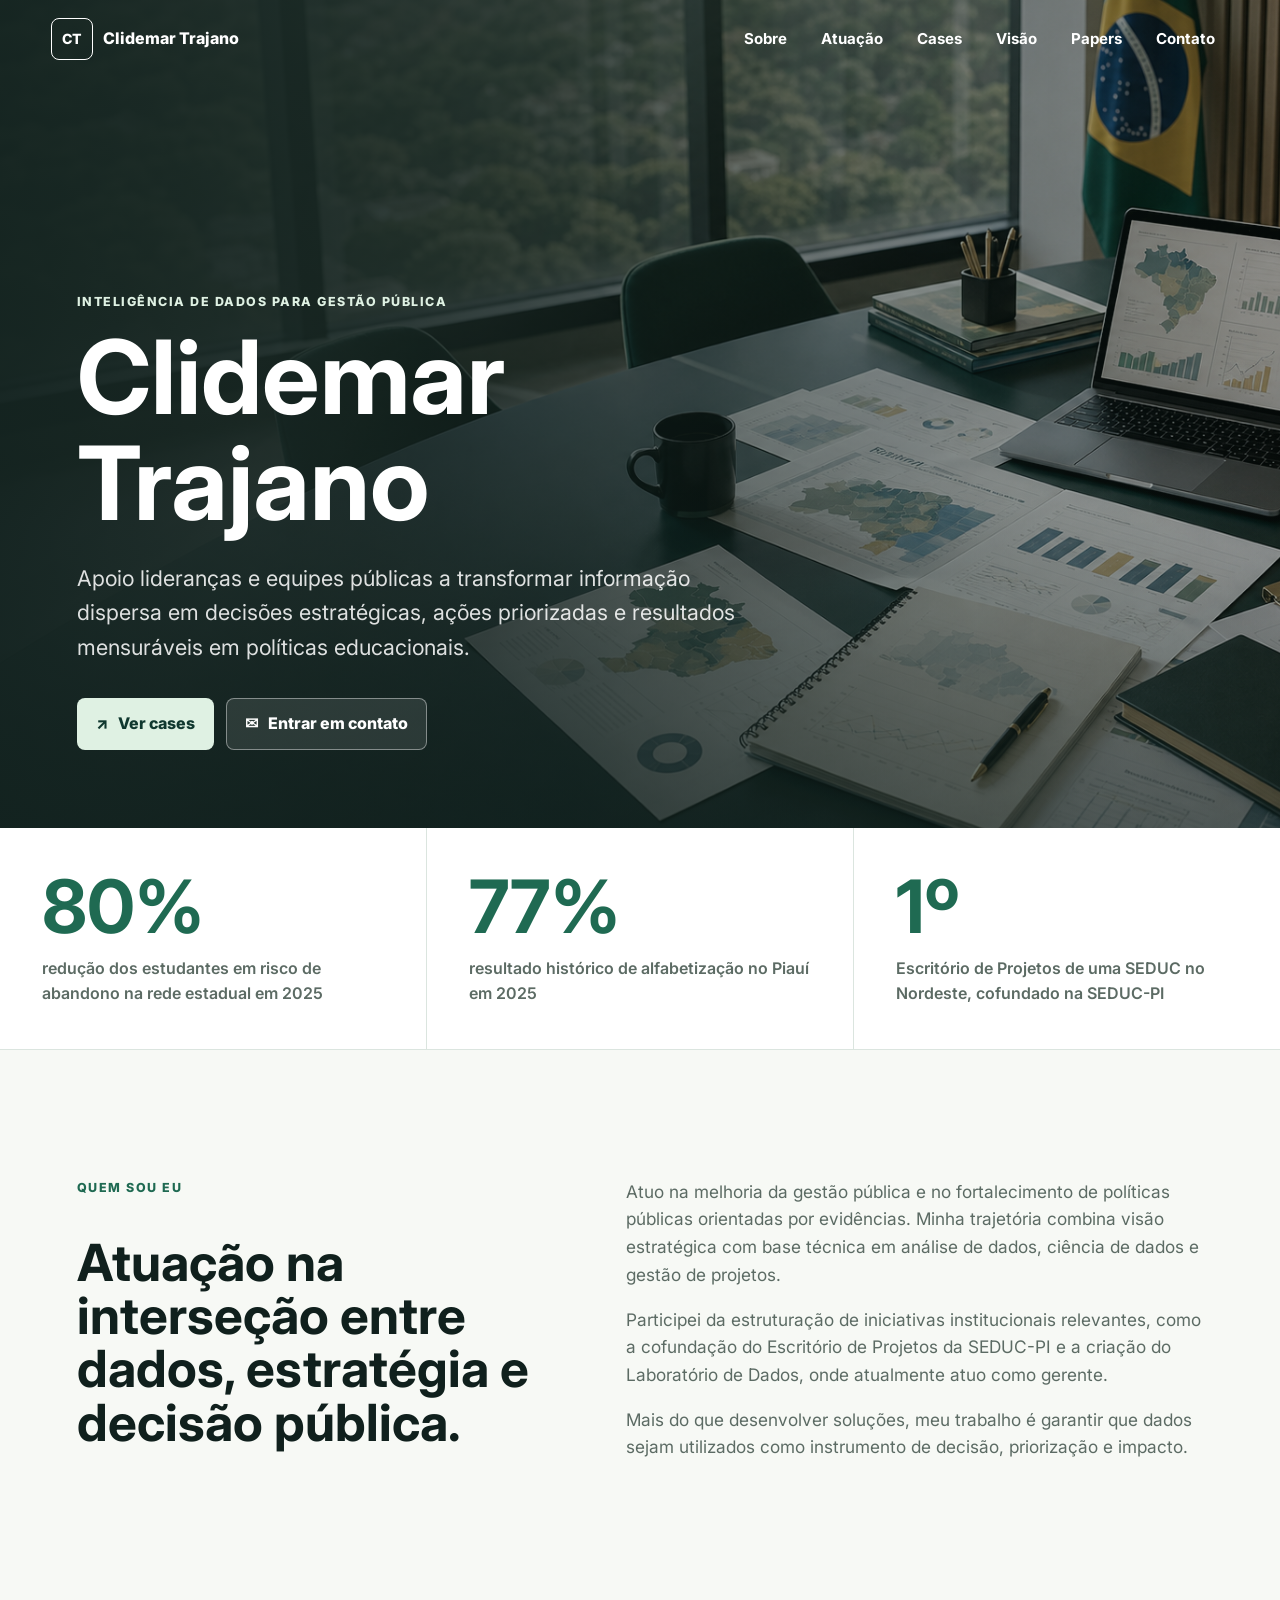
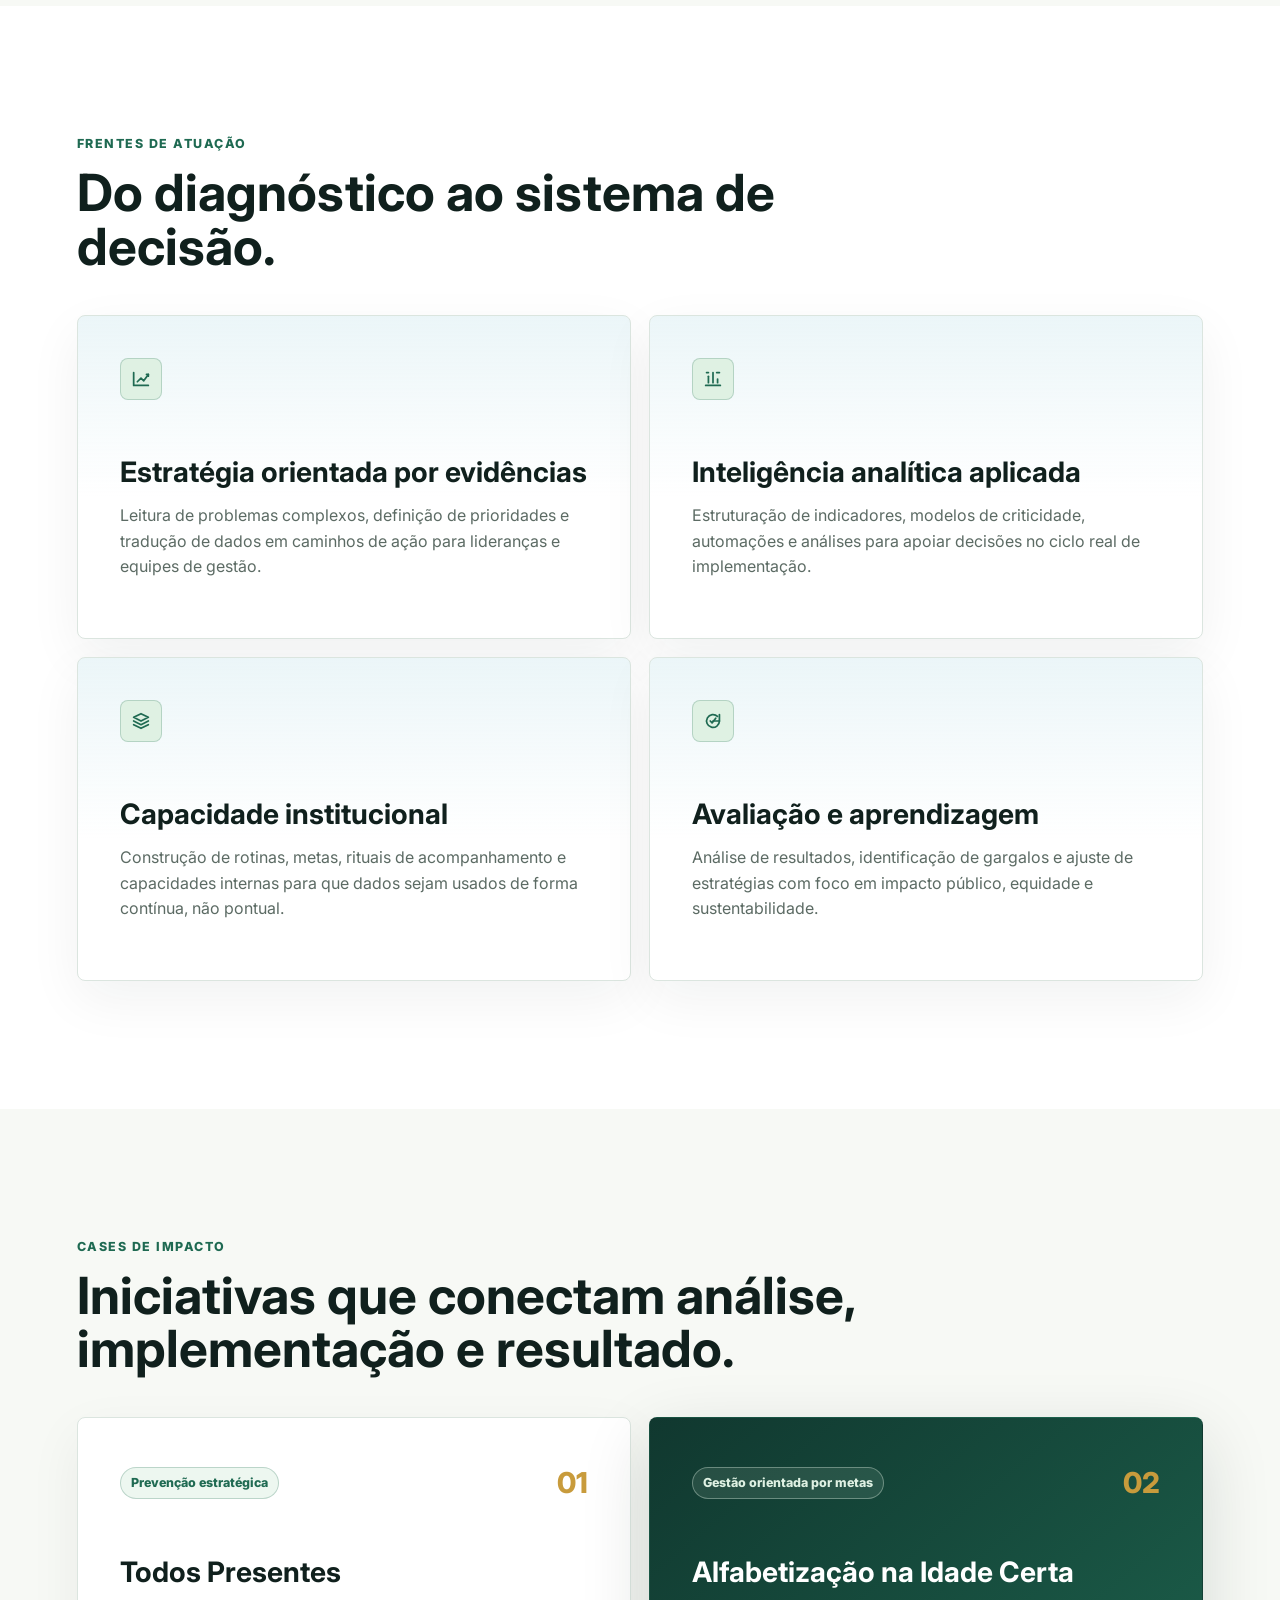
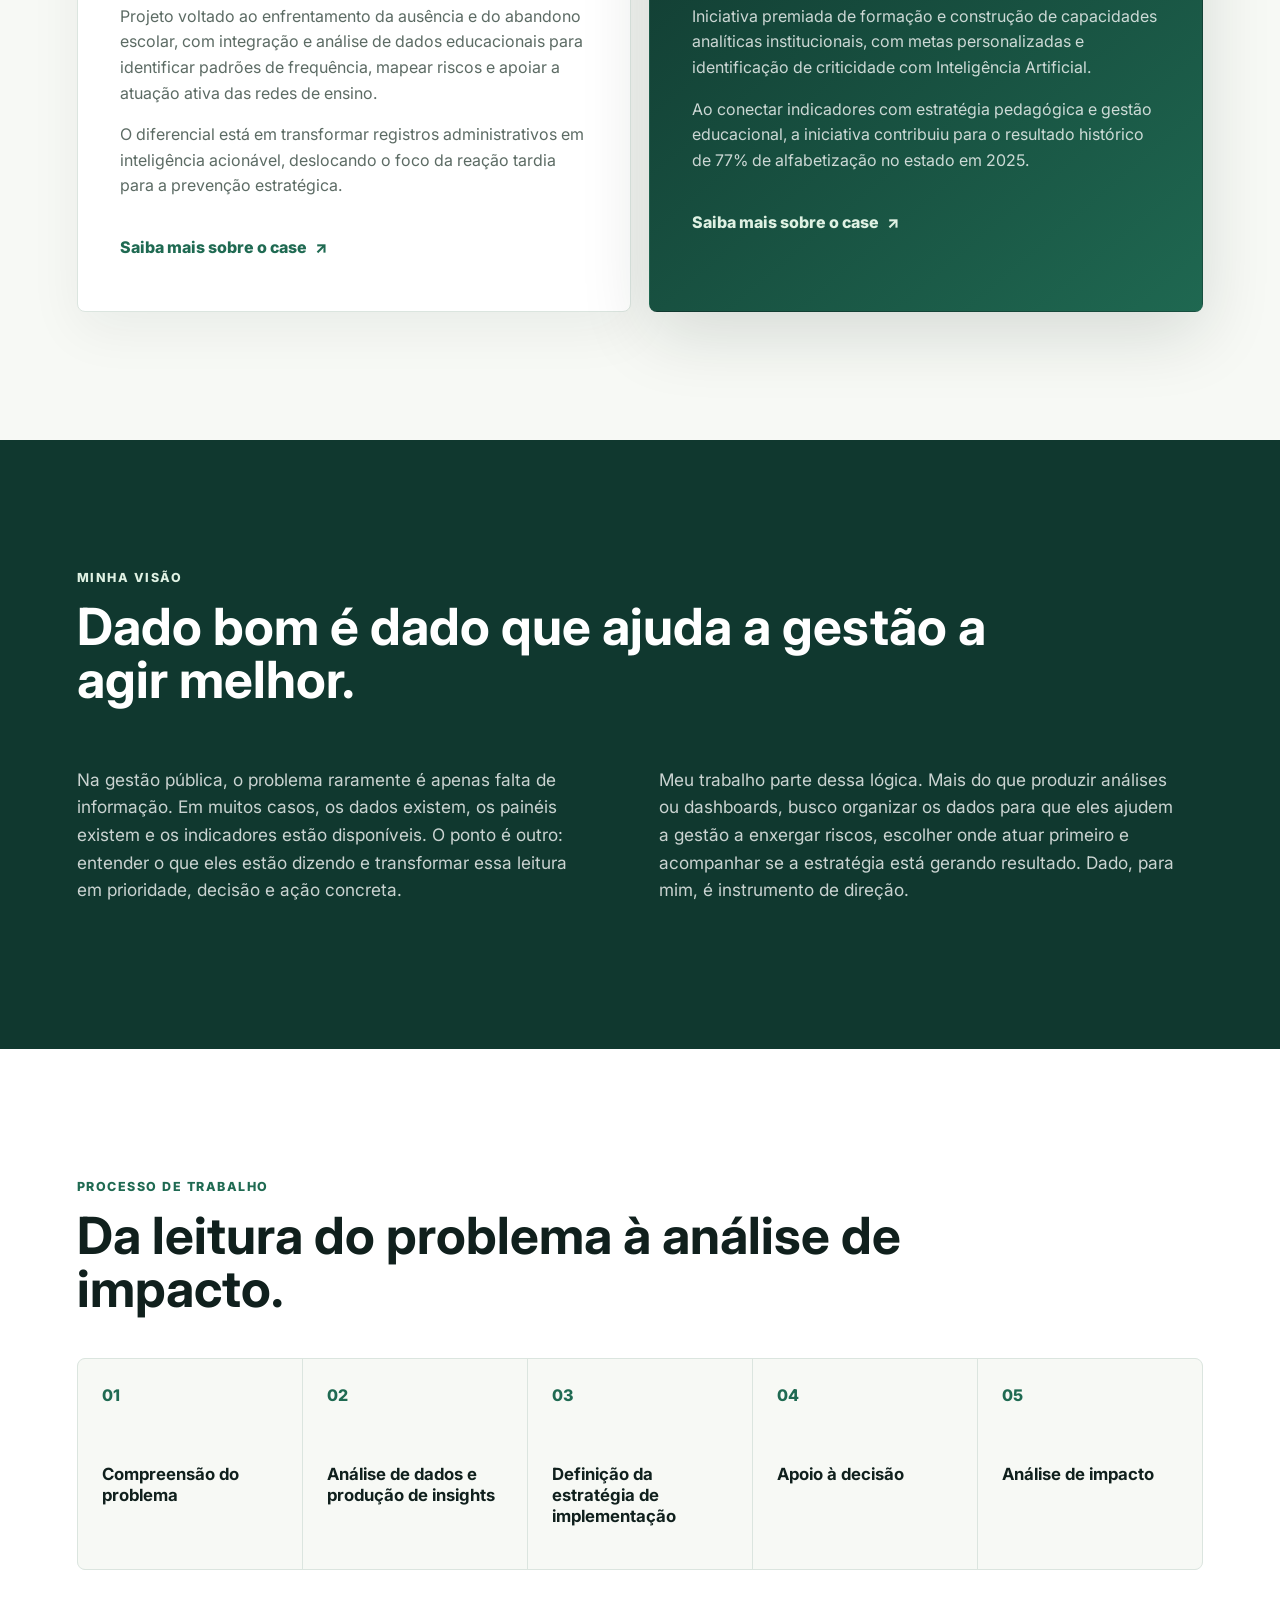
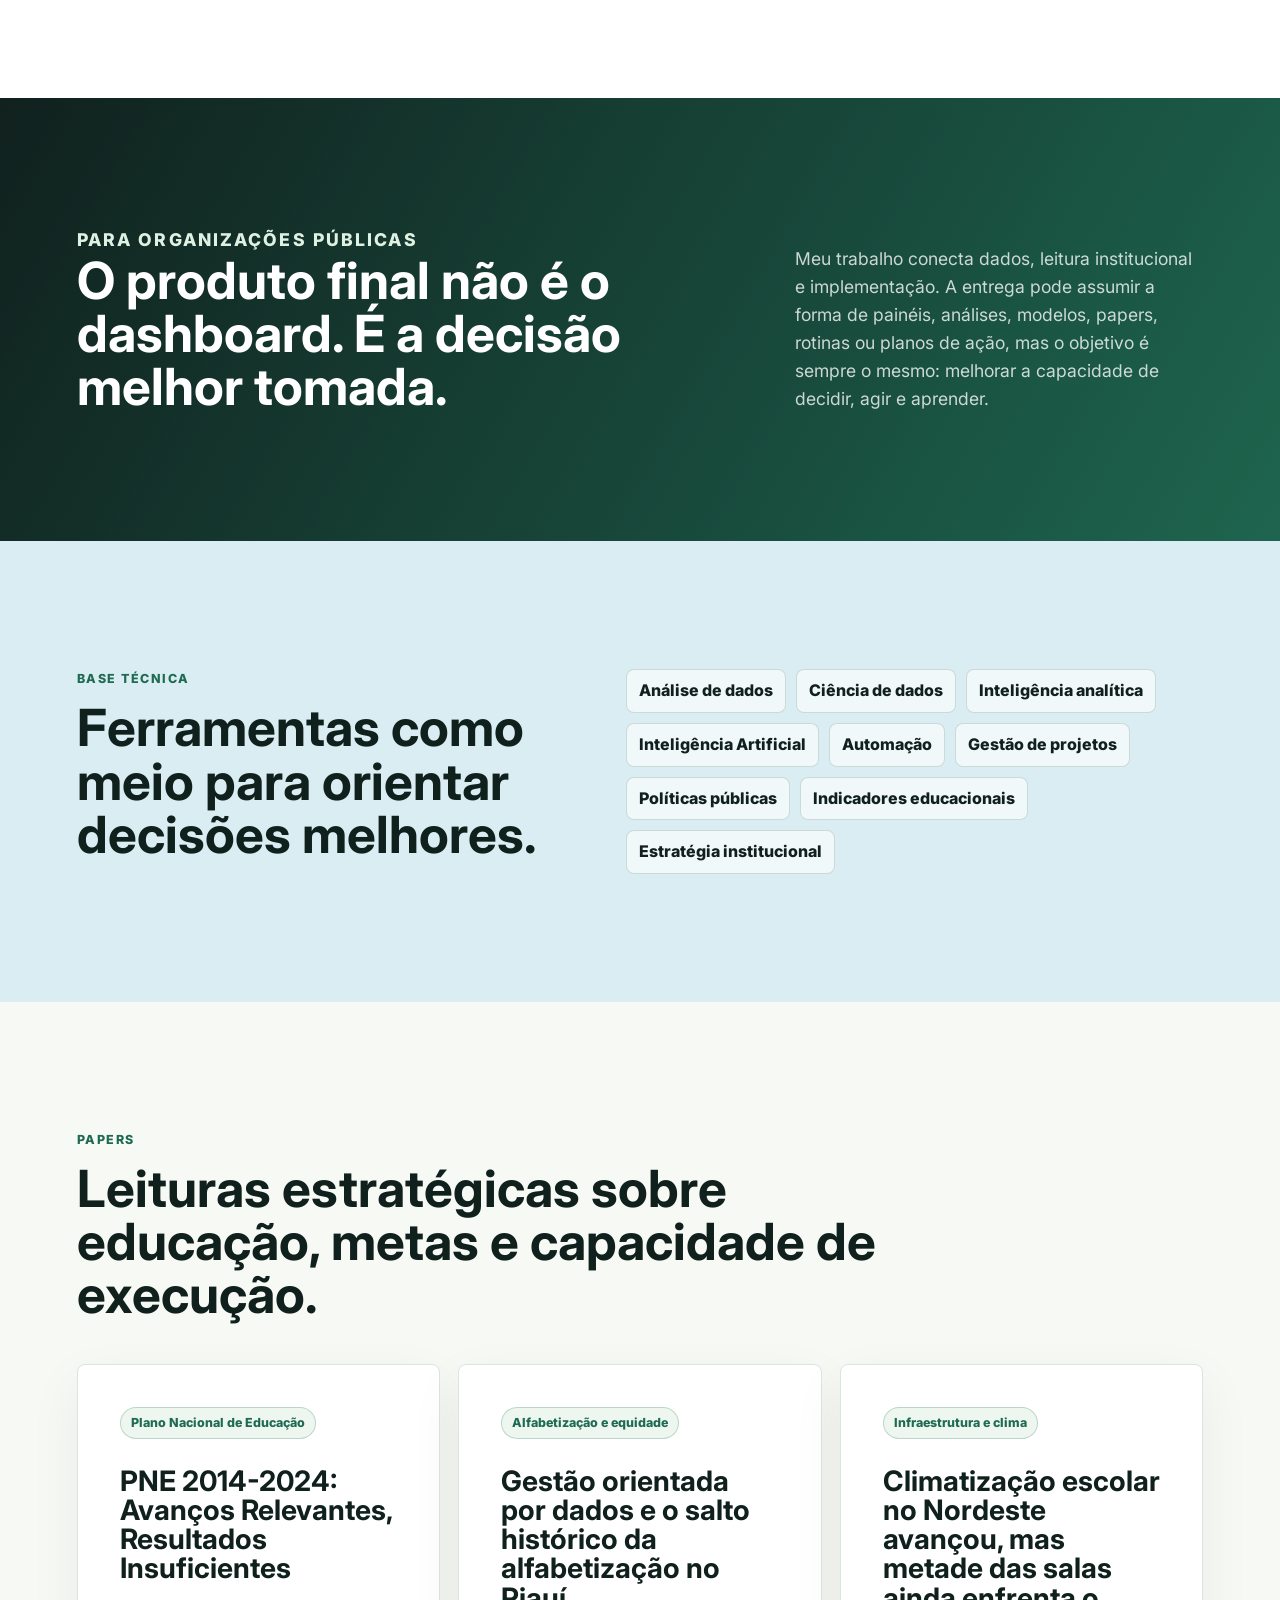
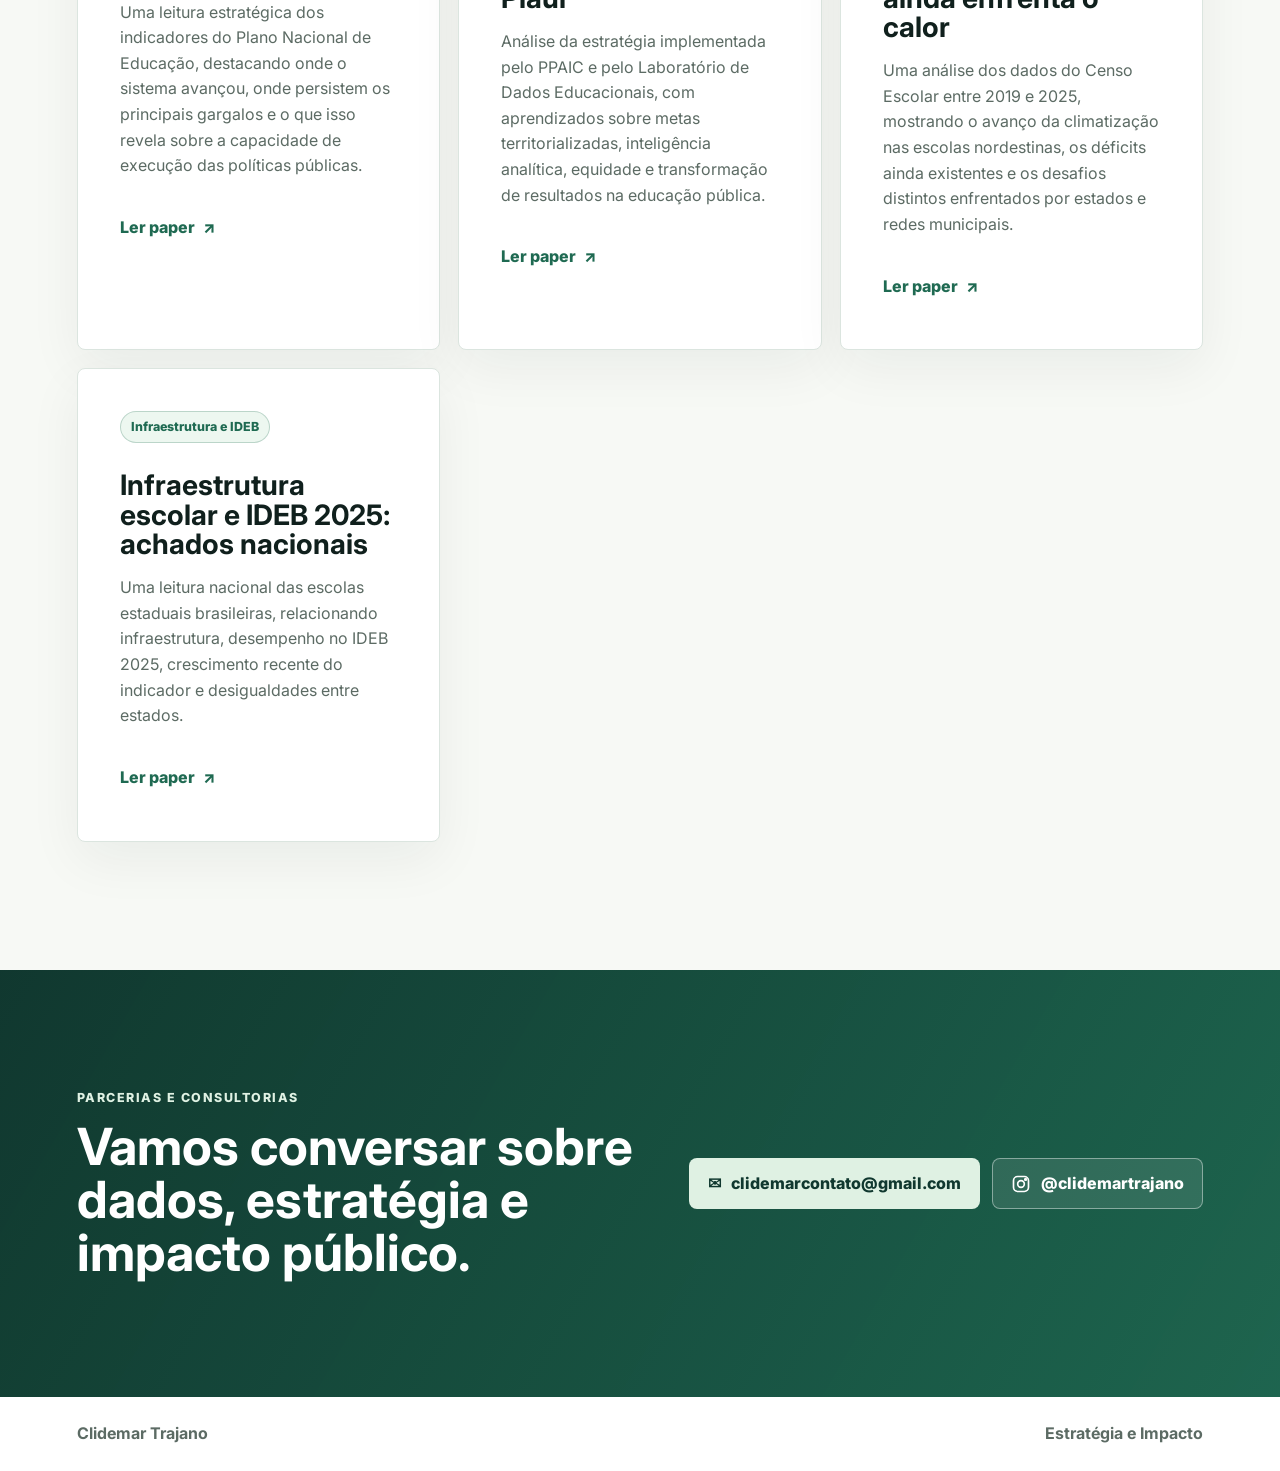
<file: index.html>
<!doctype html>
<html lang="pt-BR">
  <head>
    <meta charset="utf-8">
    <meta name="viewport" content="width=device-width, initial-scale=1">
    <meta name="description" content="Portfólio de Clidemar Trajano: dados, estratégia e decisão pública para políticas educacionais orientadas por evidências.">
    <meta name="theme-color" content="#102820">
    <title>Clidemar Trajano | Estratégia e Impacto</title>
    <link rel="preconnect" href="https://fonts.googleapis.com">
    <link rel="preconnect" href="https://fonts.gstatic.com" crossorigin>
    <link href="https://fonts.googleapis.com/css2?family=Inter:wght@400;500;600;700;800&display=swap" rel="stylesheet">
    <link rel="stylesheet" href="styles.css?v=20260902">
  </head>
  <body>
    <header class="site-header" data-header>
      <a class="brand" href="#inicio" aria-label="Ir para o início">
        <span class="brand-mark">CT</span>
        <span>Clidemar Trajano</span>
      </a>

      <button class="nav-toggle" type="button" aria-expanded="false" aria-controls="site-nav" data-nav-toggle>
        <span></span>
        <span></span>
        <span></span>
        <span class="sr-only">Abrir menu</span>
      </button>

      <nav class="site-nav" id="site-nav" data-nav>
        <a href="#sobre">Sobre</a>
        <a href="#atuacao">Atuação</a>
        <a href="#projetos">Cases</a>
        <a href="#visao">Visão</a>
        <a href="#papers">Papers</a>
        <a href="#contato">Contato</a>
      </nav>
    </header>

    <main>
      <section class="hero" id="inicio" aria-labelledby="hero-title">
        <div class="hero-media" aria-hidden="true">
          <img src="assets/hero-data-strategy.png" alt="">
        </div>
        <div class="hero-content">
          <p class="eyebrow">Inteligência de dados para gestão pública</p>
          <h1 id="hero-title">Clidemar Trajano</h1>
          <p class="hero-copy">
            Apoio lideranças e equipes públicas a transformar informação dispersa em decisões
            estratégicas, ações priorizadas e resultados mensuráveis em políticas educacionais.
          </p>
          <div class="hero-actions" aria-label="Ações principais">
            <a class="button primary" href="#projetos">
              <span aria-hidden="true">↗</span>
              Ver cases
            </a>
            <a class="button secondary" href="mailto:clidemarcontato@gmail.com">
              <span aria-hidden="true">✉</span>
              Entrar em contato
            </a>
          </div>
        </div>
      </section>

      <section class="metrics" aria-label="Resultados em destaque">
        <article>
          <strong>80%</strong>
          <span>redução dos estudantes em risco de abandono na rede estadual em 2025</span>
        </article>
        <article>
          <strong>77%</strong>
          <span>resultado histórico de alfabetização no Piauí em 2025</span>
        </article>
        <article>
          <strong>1º</strong>
          <span>Escritório de Projetos de uma SEDUC no Nordeste, cofundado na SEDUC-PI</span>
        </article>
      </section>

      <section class="section split" id="sobre">
        <div class="about-intro">
          <p class="eyebrow">Quem sou eu</p>
          <h2>Atuação na interseção entre dados, estratégia e decisão pública.</h2>
        </div>
        <div class="prose">
          <p>
            Atuo na melhoria da gestão pública e no fortalecimento de políticas públicas orientadas
            por evidências. Minha trajetória combina visão estratégica com base técnica em análise
            de dados, ciência de dados e gestão de projetos.
          </p>
          <p>
            Participei da estruturação de iniciativas institucionais relevantes, como a cofundação
            do Escritório de Projetos da SEDUC-PI e a criação do Laboratório de Dados, onde atualmente
            atuo como gerente.
          </p>
          <p>
            Mais do que desenvolver soluções, meu trabalho é garantir que dados sejam utilizados
            como instrumento de decisão, priorização e impacto.
          </p>
        </div>
      </section>

      <section class="section services" id="atuacao">
        <div class="section-heading">
          <p class="eyebrow">Frentes de atuação</p>
          <h2>Do diagnóstico ao sistema de decisão.</h2>
        </div>

        <div class="service-grid">
          <article>
            <span class="service-icon" aria-hidden="true">
              <svg viewBox="0 0 24 24" role="img">
                <path d="M4 19V5m0 14h16M8 15l4-4 3 3 5-7"/>
                <path d="M18 7h2v2"/>
              </svg>
            </span>
            <h3>Estratégia orientada por evidências</h3>
            <p>
              Leitura de problemas complexos, definição de prioridades e tradução de dados em
              caminhos de ação para lideranças e equipes de gestão.
            </p>
          </article>
          <article>
            <span class="service-icon" aria-hidden="true">
              <svg viewBox="0 0 24 24" role="img">
                <path d="M4 19h16"/>
                <path d="M7 16V9"/>
                <path d="M12 16V5"/>
                <path d="M17 16v-4"/>
                <path d="M5 5h2"/>
                <path d="M16 5h3"/>
              </svg>
            </span>
            <h3>Inteligência analítica aplicada</h3>
            <p>
              Estruturação de indicadores, modelos de criticidade, automações e análises para
              apoiar decisões no ciclo real de implementação.
            </p>
          </article>
          <article>
            <span class="service-icon" aria-hidden="true">
              <svg viewBox="0 0 24 24" role="img">
                <path d="M12 4l8 4-8 4-8-4 8-4Z"/>
                <path d="M20 12l-8 4-8-4"/>
                <path d="M20 16l-8 4-8-4"/>
              </svg>
            </span>
            <h3>Capacidade institucional</h3>
            <p>
              Construção de rotinas, metas, rituais de acompanhamento e capacidades internas para
              que dados sejam usados de forma contínua, não pontual.
            </p>
          </article>
          <article>
            <span class="service-icon" aria-hidden="true">
              <svg viewBox="0 0 24 24" role="img">
                <path d="M19 12a7 7 0 1 1-2.1-5"/>
                <path d="M19 5v7h-7"/>
                <path d="M9 12l2 2 4-5"/>
              </svg>
            </span>
            <h3>Avaliação e aprendizagem</h3>
            <p>
              Análise de resultados, identificação de gargalos e ajuste de estratégias com foco em
              impacto público, equidade e sustentabilidade.
            </p>
          </article>
        </div>
      </section>

      <section class="section" id="projetos">
        <div class="section-heading">
          <p class="eyebrow">Cases de impacto</p>
          <h2>Iniciativas que conectam análise, implementação e resultado.</h2>
        </div>

        <div class="project-grid">
          <article class="project-card">
            <div class="project-card-top">
              <span class="tag">Prevenção estratégica</span>
              <span class="project-number">01</span>
            </div>
            <h3>Todos Presentes</h3>
            <p>
              Projeto voltado ao enfrentamento da ausência e do abandono escolar, com integração
              e análise de dados educacionais para identificar padrões de frequência, mapear riscos
              e apoiar a atuação ativa das redes de ensino.
            </p>
            <p>
              O diferencial está em transformar registros administrativos em inteligência acionável,
              deslocando o foco da reação tardia para a prevenção estratégica.
            </p>
            <a class="text-link" href="todos-presentes.html">
              Saiba mais sobre o case
              <span aria-hidden="true">↗</span>
            </a>
          </article>

          <article class="project-card featured">
            <div class="project-card-top">
              <span class="tag">Gestão orientada por metas</span>
              <span class="project-number">02</span>
            </div>
            <h3>Alfabetização na Idade Certa</h3>
            <p>
              Iniciativa premiada de formação e construção de capacidades analíticas institucionais,
              com metas personalizadas e identificação de criticidade com Inteligência Artificial.
            </p>
            <p>
              Ao conectar indicadores com estratégia pedagógica e gestão educacional, a iniciativa
              contribuiu para o resultado histórico de 77% de alfabetização no estado em 2025.
            </p>
            <a class="text-link" href="ppaic.html">
              Saiba mais sobre o case
              <span aria-hidden="true">↗</span>
            </a>
          </article>
        </div>
      </section>

      <section class="section vision" id="visao">
        <div class="section-heading compact">
          <p class="eyebrow">Minha visão</p>
          <h2>Dado bom é dado que ajuda a gestão a agir melhor.</h2>
        </div>
        <div class="vision-body">
          <p>
            Na gestão pública, o problema raramente é apenas falta de informação. Em muitos casos,
            os dados existem, os painéis existem e os indicadores estão disponíveis. O ponto é outro:
            entender o que eles estão dizendo e transformar essa leitura em prioridade, decisão e
            ação concreta.
          </p>
          <p>
            Meu trabalho parte dessa lógica. Mais do que produzir análises ou dashboards, busco
            organizar os dados para que eles ajudem a gestão a enxergar riscos, escolher onde atuar
            primeiro e acompanhar se a estratégia está gerando resultado. Dado, para mim, é
            instrumento de direção.
          </p>
        </div>
      </section>

      <section class="section process" aria-labelledby="process-title">
        <div class="section-heading">
          <p class="eyebrow">Processo de trabalho</p>
          <h2 id="process-title">Da leitura do problema à análise de impacto.</h2>
        </div>
        <ol class="process-list">
          <li>
            <span>01</span>
            <strong>Compreensão do problema</strong>
          </li>
          <li>
            <span>02</span>
            <strong>Análise de dados e produção de insights</strong>
          </li>
          <li>
            <span>03</span>
            <strong>Definição da estratégia de implementação</strong>
          </li>
          <li>
            <span>04</span>
            <strong>Apoio à decisão</strong>
          </li>
          <li>
            <span>05</span>
            <strong>Análise de impacto</strong>
          </li>
        </ol>
      </section>

      <section class="section decision-band" aria-labelledby="decision-title">
        <div>
          <p class="eyebrow">Para organizações públicas</p>
          <h2 id="decision-title">O produto final não é o dashboard. É a decisão melhor tomada.</h2>
        </div>
        <p>
          Meu trabalho conecta dados, leitura institucional e implementação. A entrega pode assumir
          a forma de painéis, análises, modelos, papers, rotinas ou planos de ação, mas o objetivo
          é sempre o mesmo: melhorar a capacidade de decidir, agir e aprender.
        </p>
      </section>

      <section class="section split base-tecnica">
        <div>
          <p class="eyebrow">Base técnica</p>
          <h2>Ferramentas como meio para orientar decisões melhores.</h2>
        </div>
        <div class="capabilities">
          <span>Análise de dados</span>
          <span>Ciência de dados</span>
          <span>Inteligência analítica</span>
          <span>Inteligência Artificial</span>
          <span>Automação</span>
          <span>Gestão de projetos</span>
          <span>Políticas públicas</span>
          <span>Indicadores educacionais</span>
          <span>Estratégia institucional</span>
        </div>
      </section>

      <section class="section" id="papers">
        <div class="section-heading">
          <p class="eyebrow">Papers</p>
          <h2>Leituras estratégicas sobre educação, metas e capacidade de execução.</h2>
        </div>

        <div class="paper-grid">
          <article class="paper-card">
            <span class="tag">Plano Nacional de Educação</span>
            <h3>PNE 2014-2024: Avanços Relevantes, Resultados Insuficientes</h3>
            <p>
              Uma leitura estratégica dos indicadores do Plano Nacional de Educação, destacando
              onde o sistema avançou, onde persistem os principais gargalos e o que isso revela
              sobre a capacidade de execução das políticas públicas.
            </p>
            <a class="text-link" href="pne-2014-2024.html">
              Ler paper
              <span aria-hidden="true">↗</span>
            </a>
          </article>

          <article class="paper-card">
            <span class="tag">Alfabetização e equidade</span>
            <h3>Gestão orientada por dados e o salto histórico da alfabetização no Piauí</h3>
            <p>
              Análise da estratégia implementada pelo PPAIC e pelo Laboratório de Dados Educacionais,
              com aprendizados sobre metas territorializadas, inteligência analítica, equidade e
              transformação de resultados na educação pública.
            </p>
            <a class="text-link" href="alfabetizacao.html">
              Ler paper
              <span aria-hidden="true">↗</span>
            </a>
          </article>

          <article class="paper-card">
            <span class="tag">Infraestrutura e clima</span>
            <h3>Climatização escolar no Nordeste avançou, mas metade das salas ainda enfrenta o calor</h3>
            <p>
              Uma análise dos dados do Censo Escolar entre 2019 e 2025, mostrando o avanço da
              climatização nas escolas nordestinas, os déficits ainda existentes e os desafios
              distintos enfrentados por estados e redes municipais.
            </p>
            <a class="text-link" href="climatizacao-escolar-nordeste.html">
              Ler paper
              <span aria-hidden="true">↗</span>
            </a>
          </article>

          <article class="paper-card">
            <span class="tag">Infraestrutura e IDEB</span>
            <h3>Infraestrutura escolar e IDEB 2025: achados nacionais</h3>
            <p>
              Uma leitura nacional das escolas estaduais brasileiras, relacionando infraestrutura,
              desempenho no IDEB 2025, crescimento recente do indicador e desigualdades entre estados.
            </p>
            <a class="text-link" href="infraestrutura-ideb-2025.html">
              Ler paper
              <span aria-hidden="true">↗</span>
            </a>
          </article>
        </div>
      </section>

      <section class="contact" id="contato">
        <div>
          <p class="eyebrow">Parcerias e consultorias</p>
          <h2>Vamos conversar sobre dados, estratégia e impacto público.</h2>
        </div>
        <div class="contact-actions">
          <a class="button primary" href="mailto:clidemarcontato@gmail.com">
            <span aria-hidden="true">✉</span>
            clidemarcontato@gmail.com
          </a>
          <a class="button secondary" href="https://www.instagram.com/clidemartrajano" target="_blank" rel="noreferrer">
            <svg class="button-icon" viewBox="0 0 24 24" aria-hidden="true">
              <rect x="3" y="3" width="18" height="18" rx="5"></rect>
              <circle cx="12" cy="12" r="4"></circle>
              <circle cx="17.5" cy="6.5" r="1"></circle>
            </svg>
            @clidemartrajano
          </a>
        </div>
      </section>
    </main>

    <footer class="footer">
      <span>Clidemar Trajano</span>
      <span>Estratégia e Impacto</span>
    </footer>

    <script src="script.js"></script>
  </body>
</html>
</file>
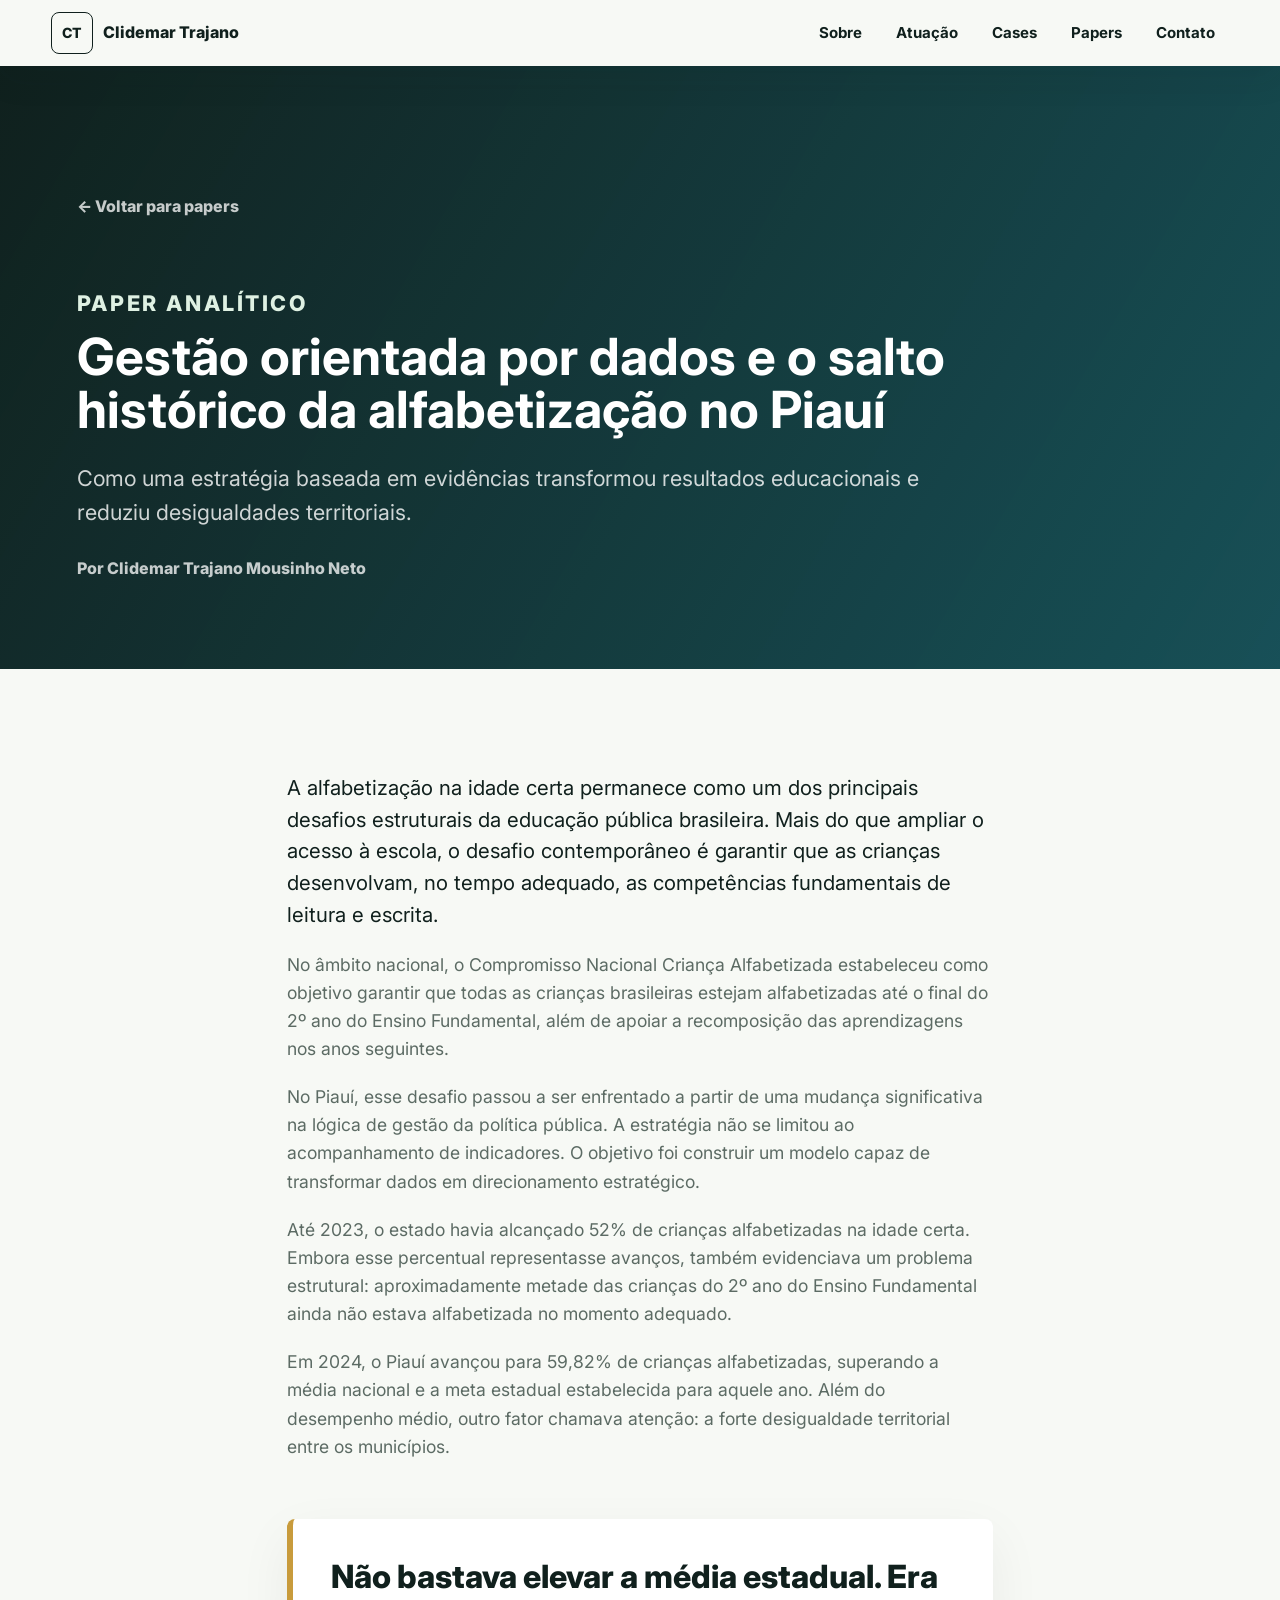
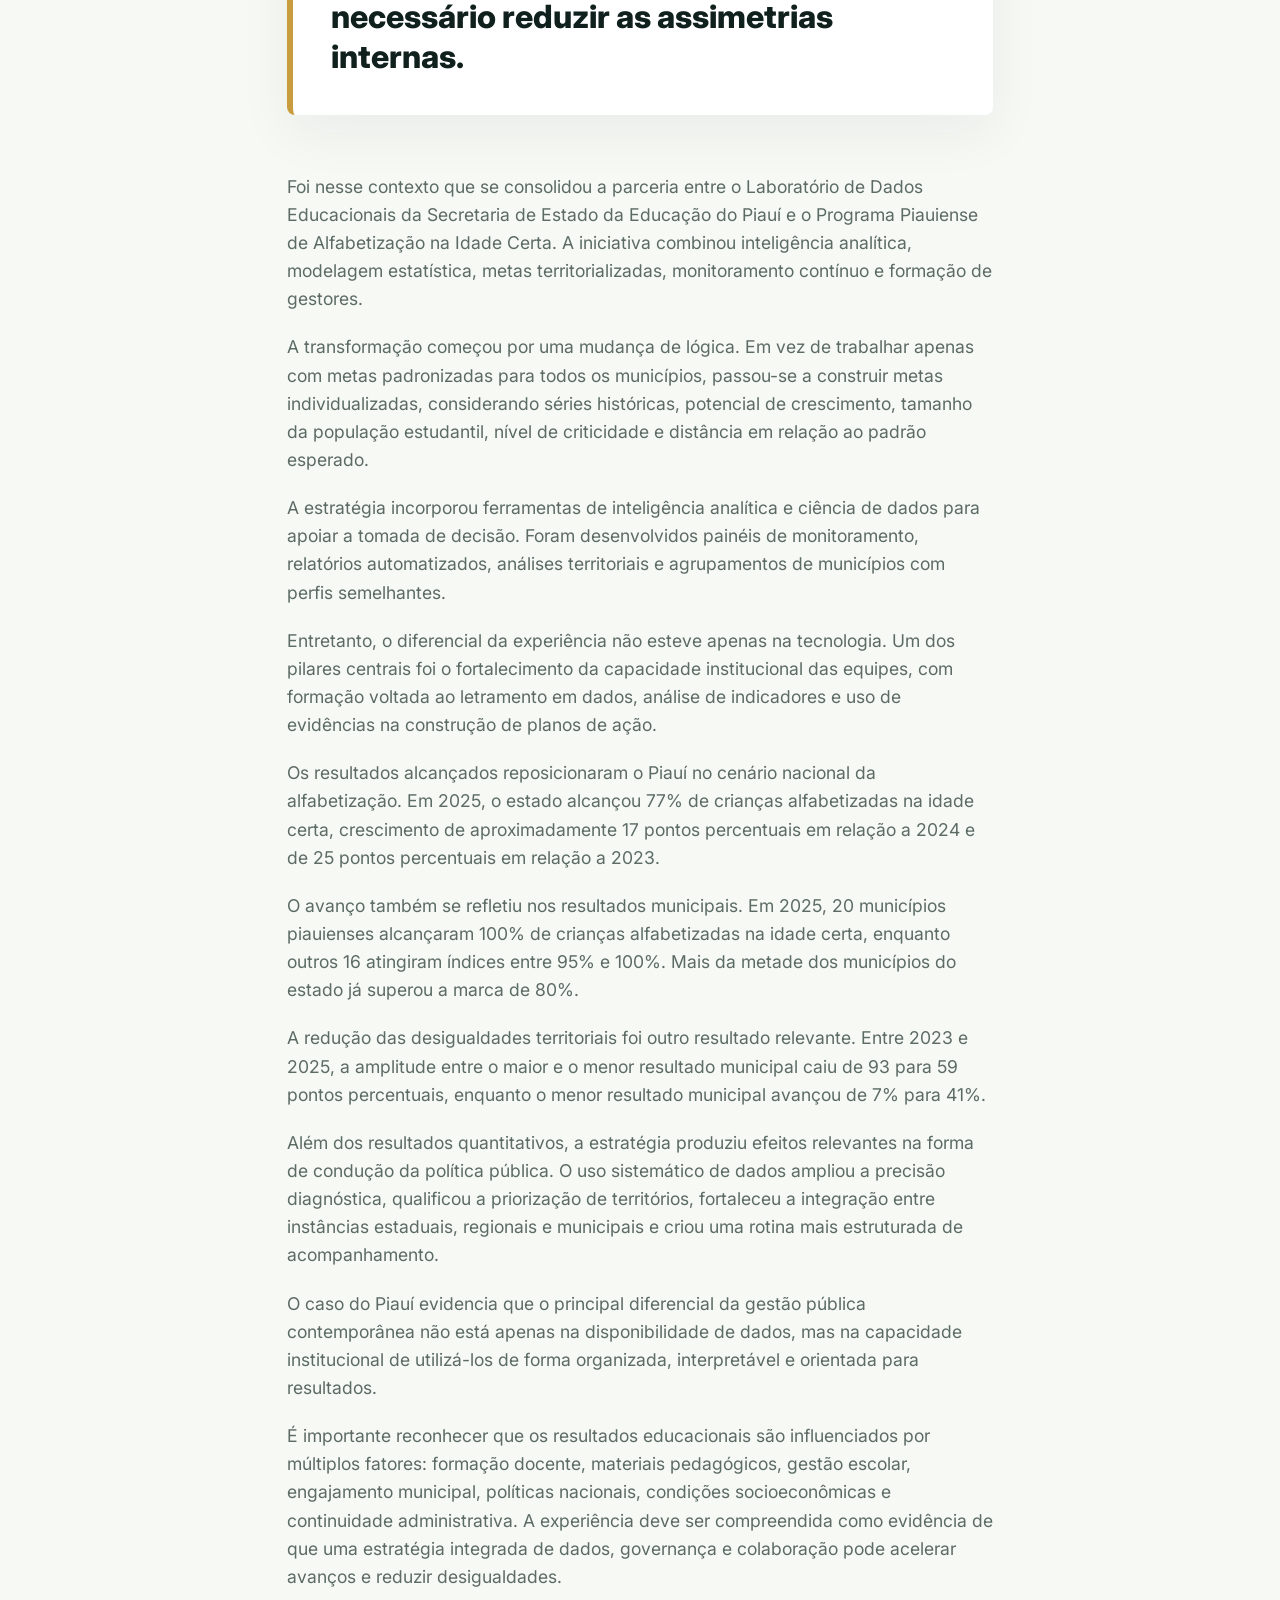
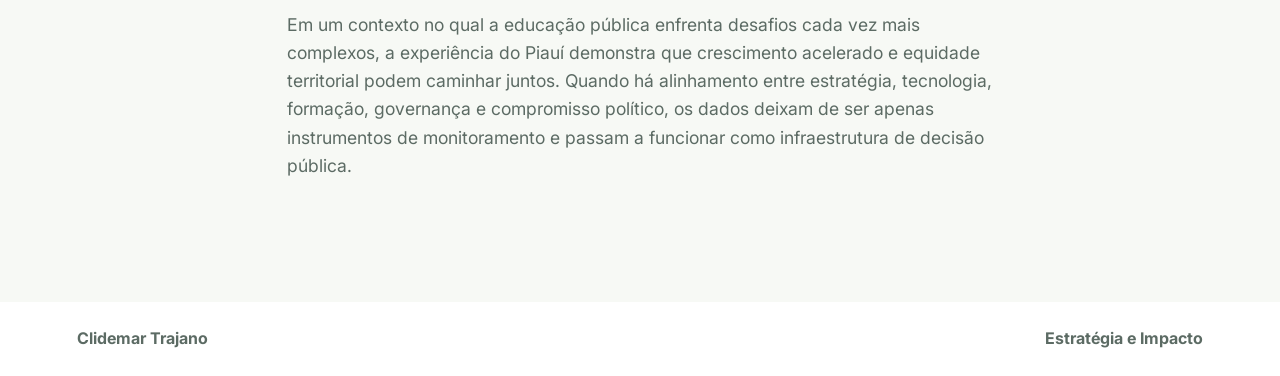
<file: alfabetizacao.html>
<!doctype html>
<html lang="pt-BR">
  <head>
    <meta charset="utf-8">
    <meta name="viewport" content="width=device-width, initial-scale=1">
    <meta name="description" content="Paper analítico sobre gestão orientada por dados e o avanço histórico da alfabetização no Piauí.">
    <meta name="theme-color" content="#102820">
    <title>Alfabetização no Piauí | Clidemar Trajano</title>
    <link rel="preconnect" href="https://fonts.googleapis.com">
    <link rel="preconnect" href="https://fonts.gstatic.com" crossorigin>
    <link href="https://fonts.googleapis.com/css2?family=Inter:wght@400;500;600;700;800&display=swap" rel="stylesheet">
    <link rel="stylesheet" href="styles.css">
  </head>
  <body>
    <header class="site-header is-scrolled page-header" data-header>
      <a class="brand" href="index.html#inicio" aria-label="Ir para o início">
        <span class="brand-mark">CT</span>
        <span>Clidemar Trajano</span>
      </a>
      <button class="nav-toggle" type="button" aria-expanded="false" aria-controls="site-nav" data-nav-toggle>
        <span></span><span></span><span></span><span class="sr-only">Abrir menu</span>
      </button>
      <nav class="site-nav" id="site-nav" data-nav>
        <a href="index.html#sobre">Sobre</a>
        <a href="index.html#atuacao">Atuação</a>
        <a href="index.html#projetos">Cases</a>
        <a href="index.html#papers">Papers</a>
        <a href="index.html#contato">Contato</a>
      </nav>
    </header>

    <main class="content-page">
      <section class="article-hero paper-hero">
        <a class="back-link" href="index.html#papers">← Voltar para papers</a>
        <p class="eyebrow">Paper analítico</p>
        <h1>Gestão orientada por dados e o salto histórico da alfabetização no Piauí</h1>
        <p>
          Como uma estratégia baseada em evidências transformou resultados educacionais e reduziu
          desigualdades territoriais.
        </p>
        <span class="author">Por Clidemar Trajano Mousinho Neto</span>
      </section>

      <article class="paper-body">
        <p>
          A alfabetização na idade certa permanece como um dos principais desafios estruturais da
          educação pública brasileira. Mais do que ampliar o acesso à escola, o desafio contemporâneo
          é garantir que as crianças desenvolvam, no tempo adequado, as competências fundamentais de
          leitura e escrita.
        </p>
        <p>
          No âmbito nacional, o Compromisso Nacional Criança Alfabetizada estabeleceu como objetivo
          garantir que todas as crianças brasileiras estejam alfabetizadas até o final do 2º ano do
          Ensino Fundamental, além de apoiar a recomposição das aprendizagens nos anos seguintes.
        </p>
        <p>
          No Piauí, esse desafio passou a ser enfrentado a partir de uma mudança significativa na
          lógica de gestão da política pública. A estratégia não se limitou ao acompanhamento de
          indicadores. O objetivo foi construir um modelo capaz de transformar dados em direcionamento
          estratégico.
        </p>
        <p>
          Até 2023, o estado havia alcançado 52% de crianças alfabetizadas na idade certa. Embora esse
          percentual representasse avanços, também evidenciava um problema estrutural: aproximadamente
          metade das crianças do 2º ano do Ensino Fundamental ainda não estava alfabetizada no momento
          adequado.
        </p>
        <p>
          Em 2024, o Piauí avançou para 59,82% de crianças alfabetizadas, superando a média nacional
          e a meta estadual estabelecida para aquele ano. Além do desempenho médio, outro fator chamava
          atenção: a forte desigualdade territorial entre os municípios.
        </p>

        <blockquote>
          Não bastava elevar a média estadual. Era necessário reduzir as assimetrias internas.
        </blockquote>

        <p>
          Foi nesse contexto que se consolidou a parceria entre o Laboratório de Dados Educacionais da
          Secretaria de Estado da Educação do Piauí e o Programa Piauiense de Alfabetização na Idade
          Certa. A iniciativa combinou inteligência analítica, modelagem estatística, metas
          territorializadas, monitoramento contínuo e formação de gestores.
        </p>
        <p>
          A transformação começou por uma mudança de lógica. Em vez de trabalhar apenas com metas
          padronizadas para todos os municípios, passou-se a construir metas individualizadas,
          considerando séries históricas, potencial de crescimento, tamanho da população estudantil,
          nível de criticidade e distância em relação ao padrão esperado.
        </p>
        <p>
          A estratégia incorporou ferramentas de inteligência analítica e ciência de dados para apoiar
          a tomada de decisão. Foram desenvolvidos painéis de monitoramento, relatórios automatizados,
          análises territoriais e agrupamentos de municípios com perfis semelhantes.
        </p>
        <p>
          Entretanto, o diferencial da experiência não esteve apenas na tecnologia. Um dos pilares
          centrais foi o fortalecimento da capacidade institucional das equipes, com formação voltada
          ao letramento em dados, análise de indicadores e uso de evidências na construção de planos
          de ação.
        </p>
        <p>
          Os resultados alcançados reposicionaram o Piauí no cenário nacional da alfabetização. Em
          2025, o estado alcançou 77% de crianças alfabetizadas na idade certa, crescimento de
          aproximadamente 17 pontos percentuais em relação a 2024 e de 25 pontos percentuais em
          relação a 2023.
        </p>
        <p>
          O avanço também se refletiu nos resultados municipais. Em 2025, 20 municípios piauienses
          alcançaram 100% de crianças alfabetizadas na idade certa, enquanto outros 16 atingiram
          índices entre 95% e 100%. Mais da metade dos municípios do estado já superou a marca de 80%.
        </p>
        <p>
          A redução das desigualdades territoriais foi outro resultado relevante. Entre 2023 e 2025,
          a amplitude entre o maior e o menor resultado municipal caiu de 93 para 59 pontos percentuais,
          enquanto o menor resultado municipal avançou de 7% para 41%.
        </p>
        <p>
          Além dos resultados quantitativos, a estratégia produziu efeitos relevantes na forma de
          condução da política pública. O uso sistemático de dados ampliou a precisão diagnóstica,
          qualificou a priorização de territórios, fortaleceu a integração entre instâncias estaduais,
          regionais e municipais e criou uma rotina mais estruturada de acompanhamento.
        </p>
        <p>
          O caso do Piauí evidencia que o principal diferencial da gestão pública contemporânea não
          está apenas na disponibilidade de dados, mas na capacidade institucional de utilizá-los de
          forma organizada, interpretável e orientada para resultados.
        </p>
        <p>
          É importante reconhecer que os resultados educacionais são influenciados por múltiplos
          fatores: formação docente, materiais pedagógicos, gestão escolar, engajamento municipal,
          políticas nacionais, condições socioeconômicas e continuidade administrativa. A experiência
          deve ser compreendida como evidência de que uma estratégia integrada de dados, governança e
          colaboração pode acelerar avanços e reduzir desigualdades.
        </p>
        <p>
          Em um contexto no qual a educação pública enfrenta desafios cada vez mais complexos, a
          experiência do Piauí demonstra que crescimento acelerado e equidade territorial podem caminhar
          juntos. Quando há alinhamento entre estratégia, tecnologia, formação, governança e compromisso
          político, os dados deixam de ser apenas instrumentos de monitoramento e passam a funcionar como
          infraestrutura de decisão pública.
        </p>
      </article>
    </main>

    <footer class="footer">
      <span>Clidemar Trajano</span>
      <span>Estratégia e Impacto</span>
    </footer>
    <script src="script.js"></script>
  </body>
</html>
</file>
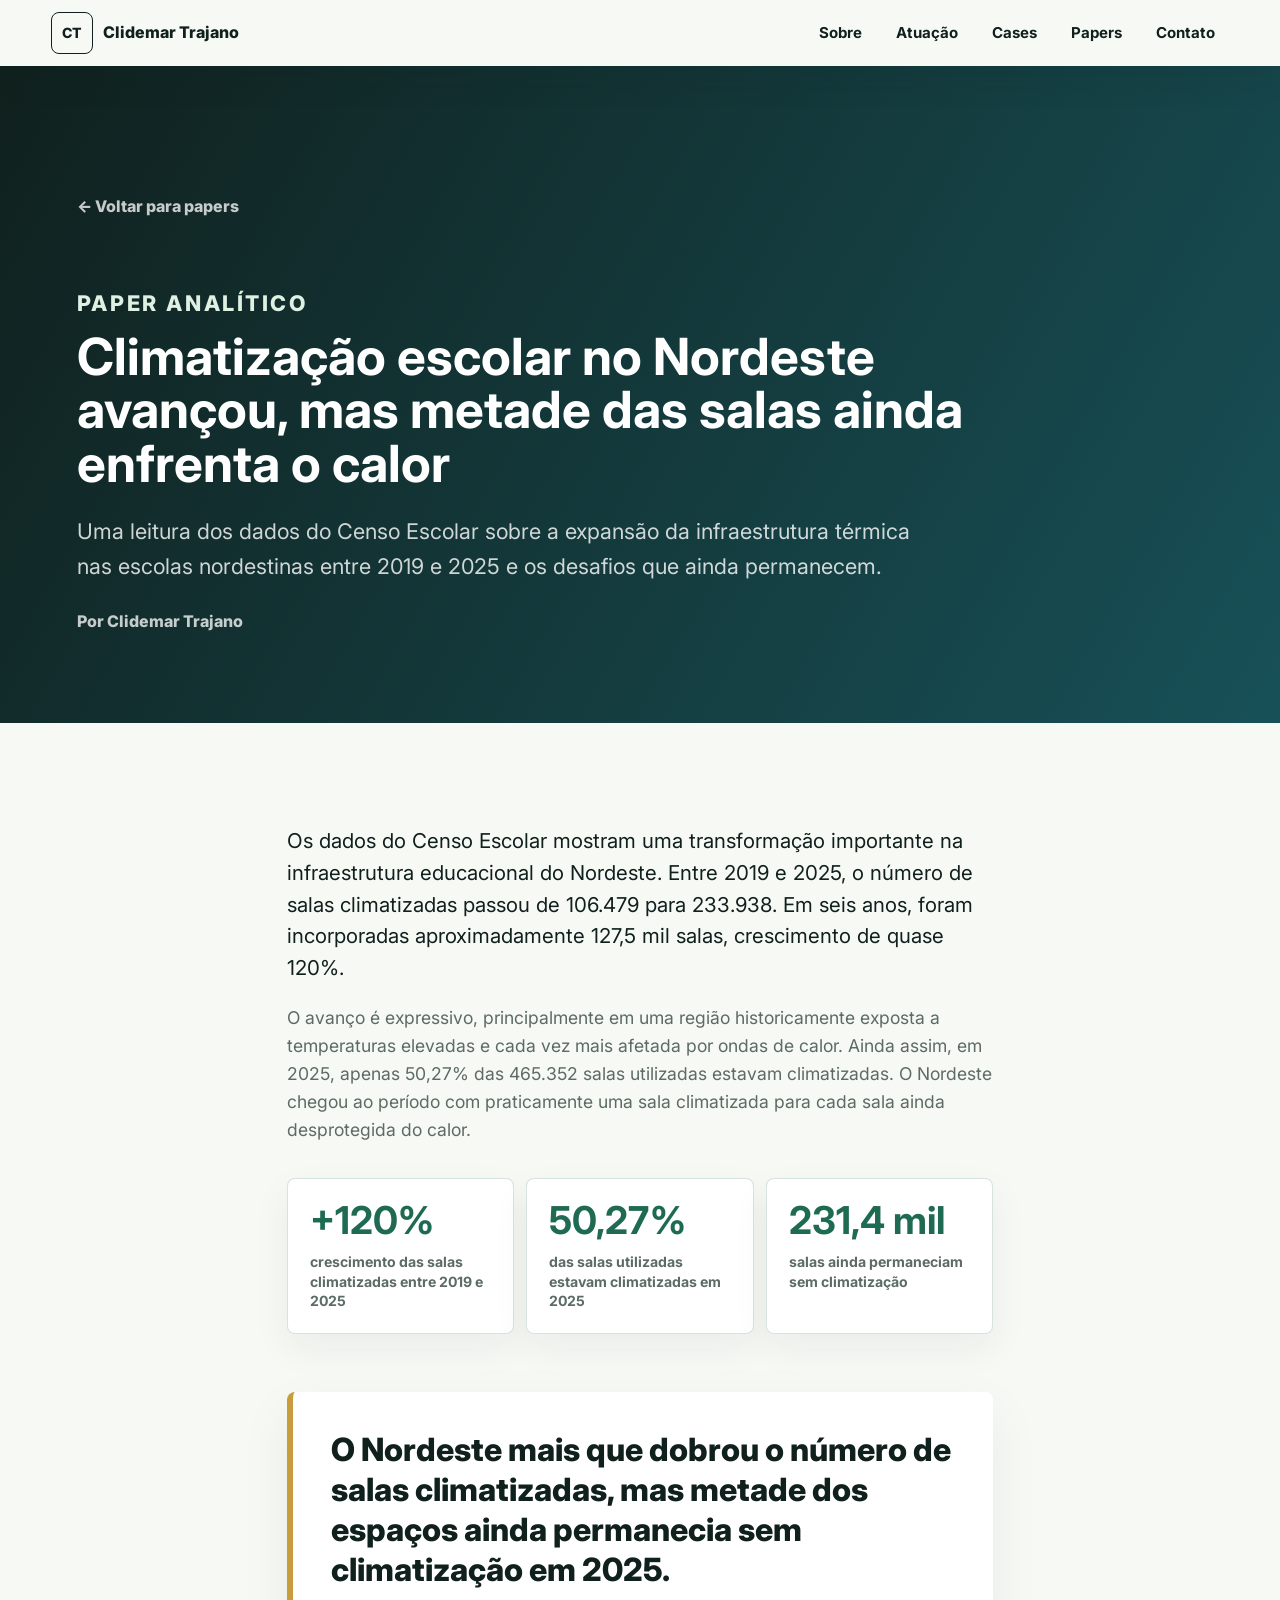
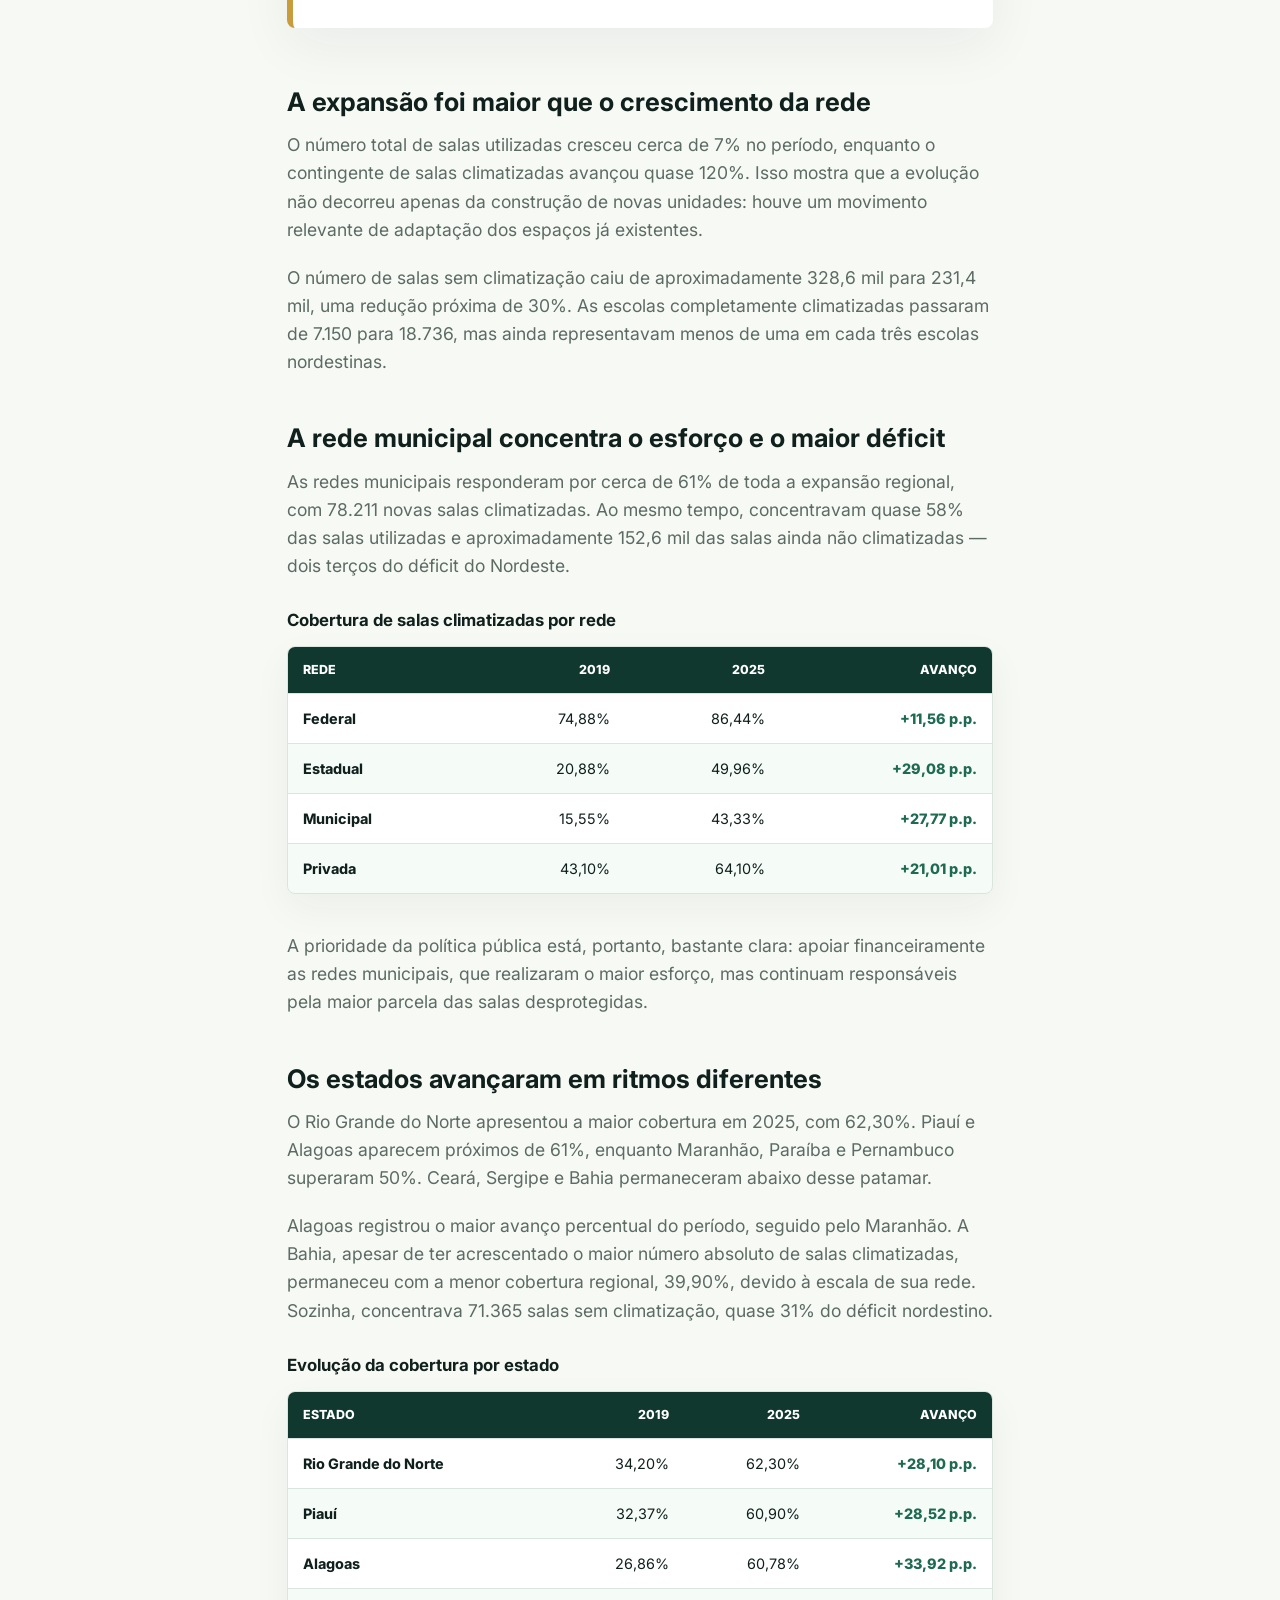
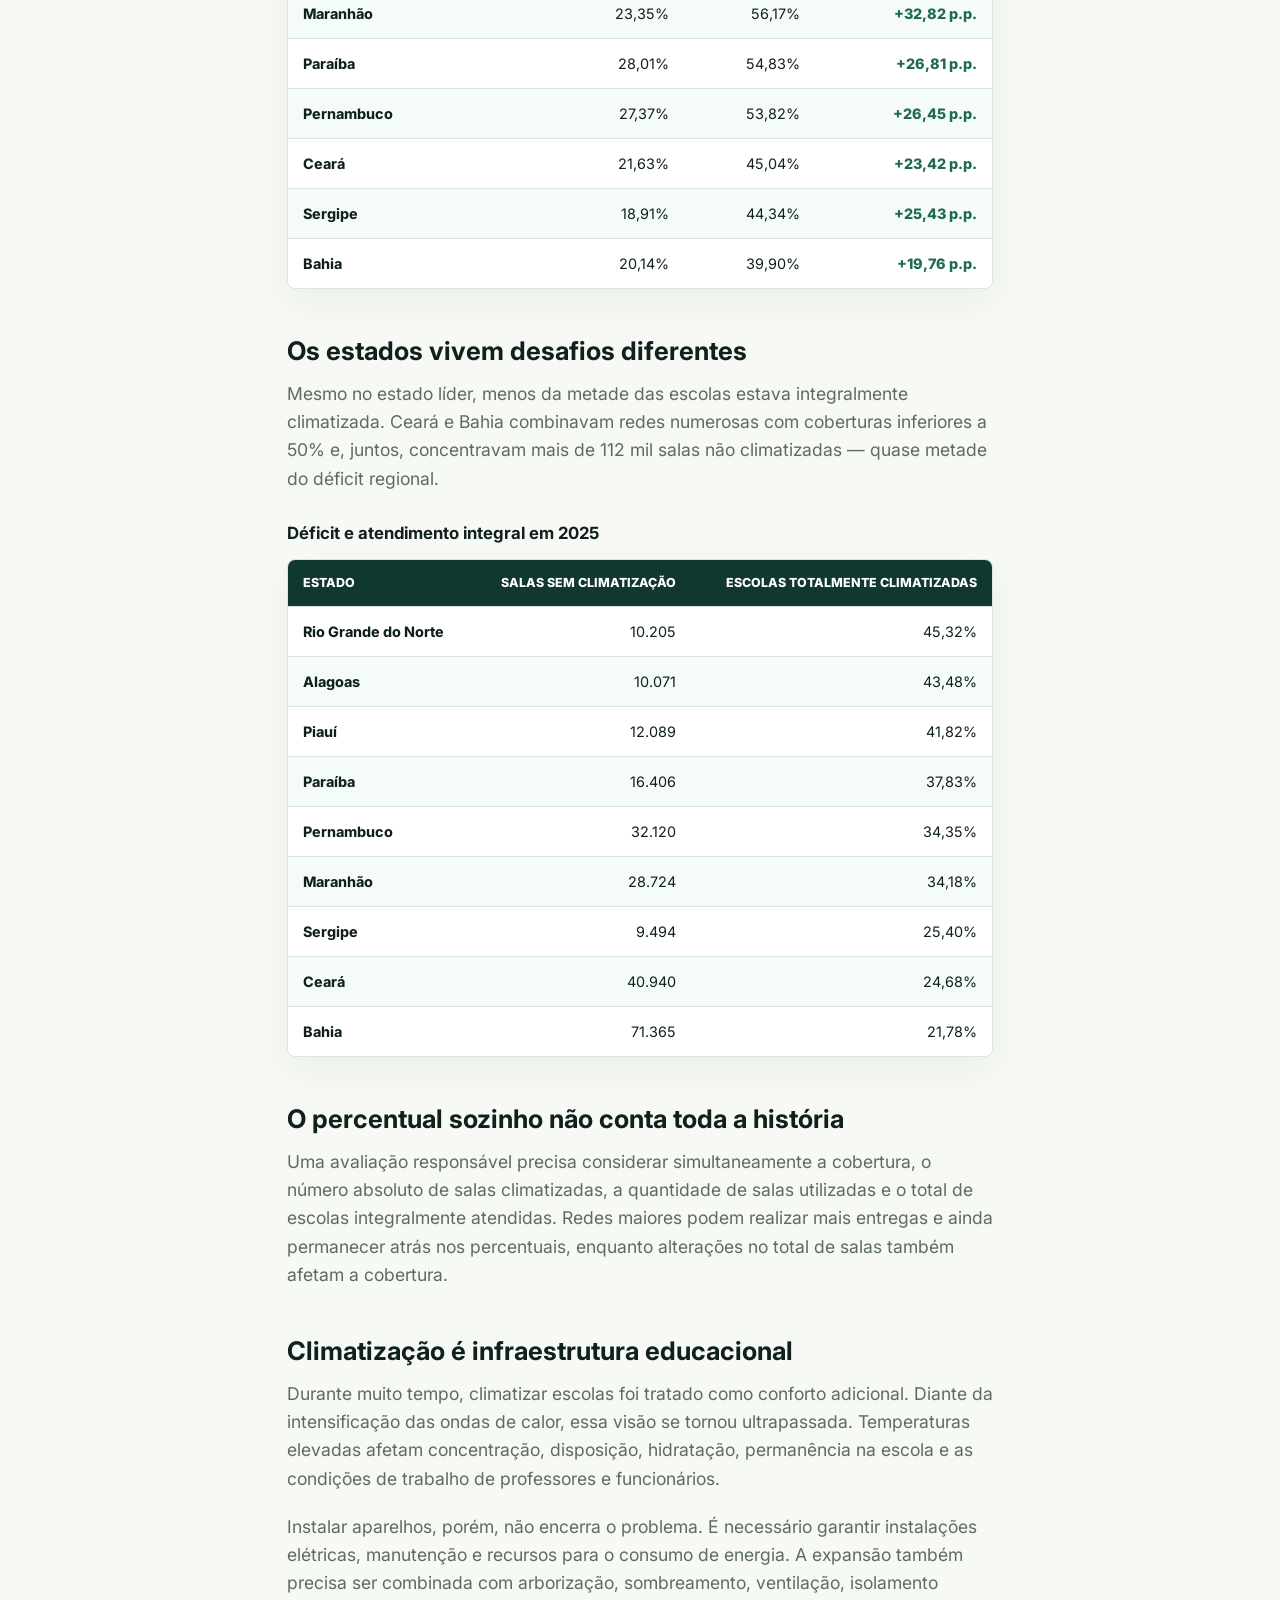
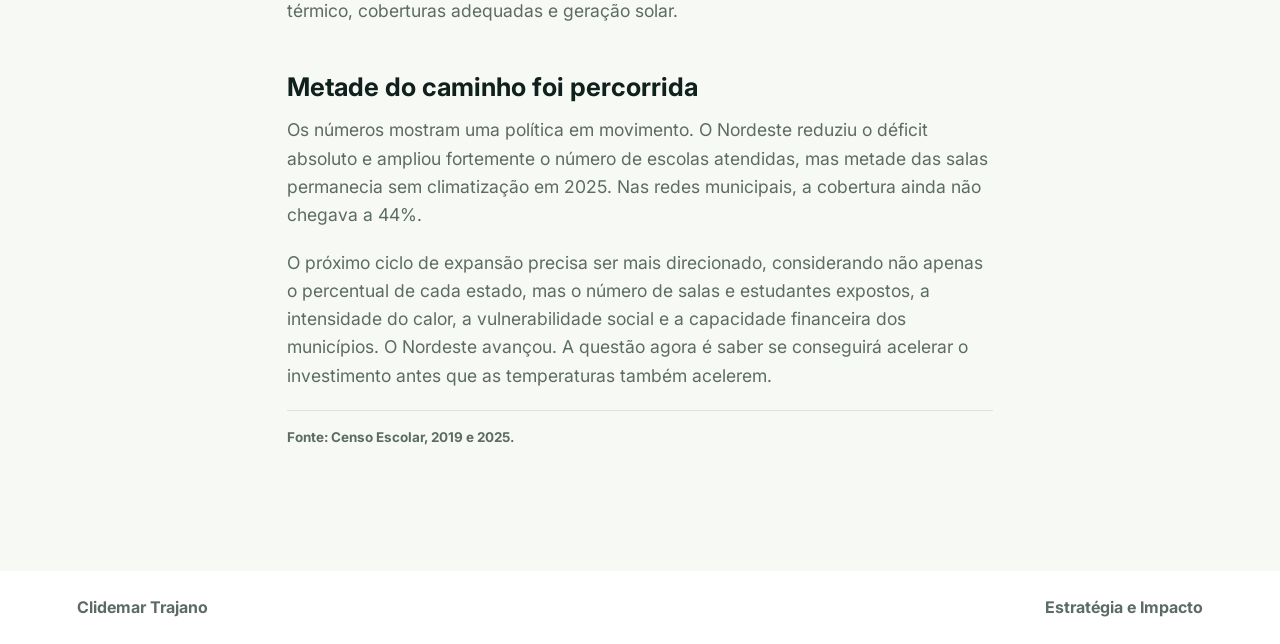
<file: climatizacao-escolar-nordeste.html>
<!doctype html>
<html lang="pt-BR">
  <head>
    <meta charset="utf-8">
    <meta name="viewport" content="width=device-width, initial-scale=1">
    <meta name="description" content="Análise da evolução da climatização escolar no Nordeste entre 2019 e 2025.">
    <meta name="theme-color" content="#102820">
    <title>Climatização escolar no Nordeste | Clidemar Trajano</title>
    <link rel="preconnect" href="https://fonts.googleapis.com">
    <link rel="preconnect" href="https://fonts.gstatic.com" crossorigin>
    <link href="https://fonts.googleapis.com/css2?family=Inter:wght@400;500;600;700;800&display=swap" rel="stylesheet">
    <link rel="stylesheet" href="styles.css?v=20260622">
  </head>
  <body>
    <header class="site-header is-scrolled page-header" data-header>
      <a class="brand" href="index.html#inicio" aria-label="Ir para o início">
        <span class="brand-mark">CT</span>
        <span>Clidemar Trajano</span>
      </a>
      <button class="nav-toggle" type="button" aria-expanded="false" aria-controls="site-nav" data-nav-toggle>
        <span></span><span></span><span></span><span class="sr-only">Abrir menu</span>
      </button>
      <nav class="site-nav" id="site-nav" data-nav>
        <a href="index.html#sobre">Sobre</a>
        <a href="index.html#atuacao">Atuação</a>
        <a href="index.html#projetos">Cases</a>
        <a href="index.html#papers">Papers</a>
        <a href="index.html#contato">Contato</a>
      </nav>
    </header>

    <main class="content-page">
      <section class="article-hero paper-hero">
        <a class="back-link" href="index.html#papers">← Voltar para papers</a>
        <p class="eyebrow">Paper analítico</p>
        <h1>Climatização escolar no Nordeste avançou, mas metade das salas ainda enfrenta o calor</h1>
        <p>
          Uma leitura dos dados do Censo Escolar sobre a expansão da infraestrutura térmica nas
          escolas nordestinas entre 2019 e 2025 e os desafios que ainda permanecem.
        </p>
        <span class="author">Por Clidemar Trajano</span>
      </section>

      <article class="paper-body">
        <p>
          Os dados do Censo Escolar mostram uma transformação importante na infraestrutura
          educacional do Nordeste. Entre 2019 e 2025, o número de salas climatizadas passou de
          106.479 para 233.938. Em seis anos, foram incorporadas aproximadamente 127,5 mil salas,
          crescimento de quase 120%.
        </p>
        <p>
          O avanço é expressivo, principalmente em uma região historicamente exposta a temperaturas
          elevadas e cada vez mais afetada por ondas de calor. Ainda assim, em 2025, apenas 50,27%
          das 465.352 salas utilizadas estavam climatizadas. O Nordeste chegou ao período com
          praticamente uma sala climatizada para cada sala ainda desprotegida do calor.
        </p>

        <div class="paper-stats" aria-label="Principais dados do período">
          <div class="paper-stat">
            <strong>+120%</strong>
            <span>crescimento das salas climatizadas entre 2019 e 2025</span>
          </div>
          <div class="paper-stat">
            <strong>50,27%</strong>
            <span>das salas utilizadas estavam climatizadas em 2025</span>
          </div>
          <div class="paper-stat">
            <strong>231,4 mil</strong>
            <span>salas ainda permaneciam sem climatização</span>
          </div>
        </div>

        <blockquote>
          O Nordeste mais que dobrou o número de salas climatizadas, mas metade dos espaços ainda
          permanecia sem climatização em 2025.
        </blockquote>

        <h2>A expansão foi maior que o crescimento da rede</h2>
        <p>
          O número total de salas utilizadas cresceu cerca de 7% no período, enquanto o contingente
          de salas climatizadas avançou quase 120%. Isso mostra que a evolução não decorreu apenas da
          construção de novas unidades: houve um movimento relevante de adaptação dos espaços já existentes.
        </p>
        <p>
          O número de salas sem climatização caiu de aproximadamente 328,6 mil para 231,4 mil, uma
          redução próxima de 30%. As escolas completamente climatizadas passaram de 7.150 para 18.736,
          mas ainda representavam menos de uma em cada três escolas nordestinas.
        </p>

        <h2>A rede municipal concentra o esforço e o maior déficit</h2>
        <p>
          As redes municipais responderam por cerca de 61% de toda a expansão regional, com 78.211
          novas salas climatizadas. Ao mesmo tempo, concentravam quase 58% das salas utilizadas e
          aproximadamente 152,6 mil das salas ainda não climatizadas — dois terços do déficit do Nordeste.
        </p>

        <div class="data-table-block">
          <h3>Cobertura de salas climatizadas por rede</h3>
          <div class="data-table-scroll">
            <table>
              <thead>
                <tr>
                  <th scope="col">Rede</th>
                  <th scope="col" class="numeric">2019</th>
                  <th scope="col" class="numeric">2025</th>
                  <th scope="col" class="numeric">Avanço</th>
                </tr>
              </thead>
              <tbody>
                <tr><th scope="row">Federal</th><td class="numeric">74,88%</td><td class="numeric">86,44%</td><td class="numeric positive">+11,56 p.p.</td></tr>
                <tr><th scope="row">Estadual</th><td class="numeric">20,88%</td><td class="numeric">49,96%</td><td class="numeric positive">+29,08 p.p.</td></tr>
                <tr><th scope="row">Municipal</th><td class="numeric">15,55%</td><td class="numeric">43,33%</td><td class="numeric positive">+27,77 p.p.</td></tr>
                <tr><th scope="row">Privada</th><td class="numeric">43,10%</td><td class="numeric">64,10%</td><td class="numeric positive">+21,01 p.p.</td></tr>
              </tbody>
            </table>
          </div>
        </div>

        <p>
          A prioridade da política pública está, portanto, bastante clara: apoiar financeiramente as
          redes municipais, que realizaram o maior esforço, mas continuam responsáveis pela maior parcela
          das salas desprotegidas.
        </p>

        <h2>Os estados avançaram em ritmos diferentes</h2>
        <p>
          O Rio Grande do Norte apresentou a maior cobertura em 2025, com 62,30%. Piauí e Alagoas
          aparecem próximos de 61%, enquanto Maranhão, Paraíba e Pernambuco superaram 50%. Ceará,
          Sergipe e Bahia permaneceram abaixo desse patamar.
        </p>
        <p>
          Alagoas registrou o maior avanço percentual do período, seguido pelo Maranhão. A Bahia,
          apesar de ter acrescentado o maior número absoluto de salas climatizadas, permaneceu com a
          menor cobertura regional, 39,90%, devido à escala de sua rede. Sozinha, concentrava 71.365
          salas sem climatização, quase 31% do déficit nordestino.
        </p>

        <div class="data-table-block">
          <h3>Evolução da cobertura por estado</h3>
          <div class="data-table-scroll">
            <table>
              <thead>
                <tr>
                  <th scope="col">Estado</th>
                  <th scope="col" class="numeric">2019</th>
                  <th scope="col" class="numeric">2025</th>
                  <th scope="col" class="numeric">Avanço</th>
                </tr>
              </thead>
              <tbody>
                <tr><th scope="row">Rio Grande do Norte</th><td class="numeric">34,20%</td><td class="numeric">62,30%</td><td class="numeric positive">+28,10 p.p.</td></tr>
                <tr><th scope="row">Piauí</th><td class="numeric">32,37%</td><td class="numeric">60,90%</td><td class="numeric positive">+28,52 p.p.</td></tr>
                <tr><th scope="row">Alagoas</th><td class="numeric">26,86%</td><td class="numeric">60,78%</td><td class="numeric positive">+33,92 p.p.</td></tr>
                <tr><th scope="row">Maranhão</th><td class="numeric">23,35%</td><td class="numeric">56,17%</td><td class="numeric positive">+32,82 p.p.</td></tr>
                <tr><th scope="row">Paraíba</th><td class="numeric">28,01%</td><td class="numeric">54,83%</td><td class="numeric positive">+26,81 p.p.</td></tr>
                <tr><th scope="row">Pernambuco</th><td class="numeric">27,37%</td><td class="numeric">53,82%</td><td class="numeric positive">+26,45 p.p.</td></tr>
                <tr><th scope="row">Ceará</th><td class="numeric">21,63%</td><td class="numeric">45,04%</td><td class="numeric positive">+23,42 p.p.</td></tr>
                <tr><th scope="row">Sergipe</th><td class="numeric">18,91%</td><td class="numeric">44,34%</td><td class="numeric positive">+25,43 p.p.</td></tr>
                <tr><th scope="row">Bahia</th><td class="numeric">20,14%</td><td class="numeric">39,90%</td><td class="numeric positive">+19,76 p.p.</td></tr>
              </tbody>
            </table>
          </div>
        </div>

        <h2>Os estados vivem desafios diferentes</h2>
        <p>
          Mesmo no estado líder, menos da metade das escolas estava integralmente climatizada. Ceará
          e Bahia combinavam redes numerosas com coberturas inferiores a 50% e, juntos, concentravam
          mais de 112 mil salas não climatizadas — quase metade do déficit regional.
        </p>

        <div class="data-table-block">
          <h3>Déficit e atendimento integral em 2025</h3>
          <div class="data-table-scroll">
            <table>
              <thead>
                <tr>
                  <th scope="col">Estado</th>
                  <th scope="col" class="numeric">Salas sem climatização</th>
                  <th scope="col" class="numeric">Escolas totalmente climatizadas</th>
                </tr>
              </thead>
              <tbody>
                <tr><th scope="row">Rio Grande do Norte</th><td class="numeric">10.205</td><td class="numeric">45,32%</td></tr>
                <tr><th scope="row">Alagoas</th><td class="numeric">10.071</td><td class="numeric">43,48%</td></tr>
                <tr><th scope="row">Piauí</th><td class="numeric">12.089</td><td class="numeric">41,82%</td></tr>
                <tr><th scope="row">Paraíba</th><td class="numeric">16.406</td><td class="numeric">37,83%</td></tr>
                <tr><th scope="row">Pernambuco</th><td class="numeric">32.120</td><td class="numeric">34,35%</td></tr>
                <tr><th scope="row">Maranhão</th><td class="numeric">28.724</td><td class="numeric">34,18%</td></tr>
                <tr><th scope="row">Sergipe</th><td class="numeric">9.494</td><td class="numeric">25,40%</td></tr>
                <tr><th scope="row">Ceará</th><td class="numeric">40.940</td><td class="numeric">24,68%</td></tr>
                <tr><th scope="row">Bahia</th><td class="numeric">71.365</td><td class="numeric">21,78%</td></tr>
              </tbody>
            </table>
          </div>
        </div>

        <h2>O percentual sozinho não conta toda a história</h2>
        <p>
          Uma avaliação responsável precisa considerar simultaneamente a cobertura, o número absoluto
          de salas climatizadas, a quantidade de salas utilizadas e o total de escolas integralmente
          atendidas. Redes maiores podem realizar mais entregas e ainda permanecer atrás nos percentuais,
          enquanto alterações no total de salas também afetam a cobertura.
        </p>

        <h2>Climatização é infraestrutura educacional</h2>
        <p>
          Durante muito tempo, climatizar escolas foi tratado como conforto adicional. Diante da
          intensificação das ondas de calor, essa visão se tornou ultrapassada. Temperaturas elevadas
          afetam concentração, disposição, hidratação, permanência na escola e as condições de trabalho
          de professores e funcionários.
        </p>
        <p>
          Instalar aparelhos, porém, não encerra o problema. É necessário garantir instalações elétricas,
          manutenção e recursos para o consumo de energia. A expansão também precisa ser combinada com
          arborização, sombreamento, ventilação, isolamento térmico, coberturas adequadas e geração solar.
        </p>

        <h2>Metade do caminho foi percorrida</h2>
        <p>
          Os números mostram uma política em movimento. O Nordeste reduziu o déficit absoluto e ampliou
          fortemente o número de escolas atendidas, mas metade das salas permanecia sem climatização em
          2025. Nas redes municipais, a cobertura ainda não chegava a 44%.
        </p>
        <p>
          O próximo ciclo de expansão precisa ser mais direcionado, considerando não apenas o percentual
          de cada estado, mas o número de salas e estudantes expostos, a intensidade do calor, a
          vulnerabilidade social e a capacidade financeira dos municípios. O Nordeste avançou. A questão
          agora é saber se conseguirá acelerar o investimento antes que as temperaturas também acelerem.
        </p>

        <p class="source-note">Fonte: Censo Escolar, 2019 e 2025.</p>
      </article>
    </main>

    <footer class="footer">
      <span>Clidemar Trajano</span>
      <span>Estratégia e Impacto</span>
    </footer>
    <script src="script.js"></script>
  </body>
</html>
</file>
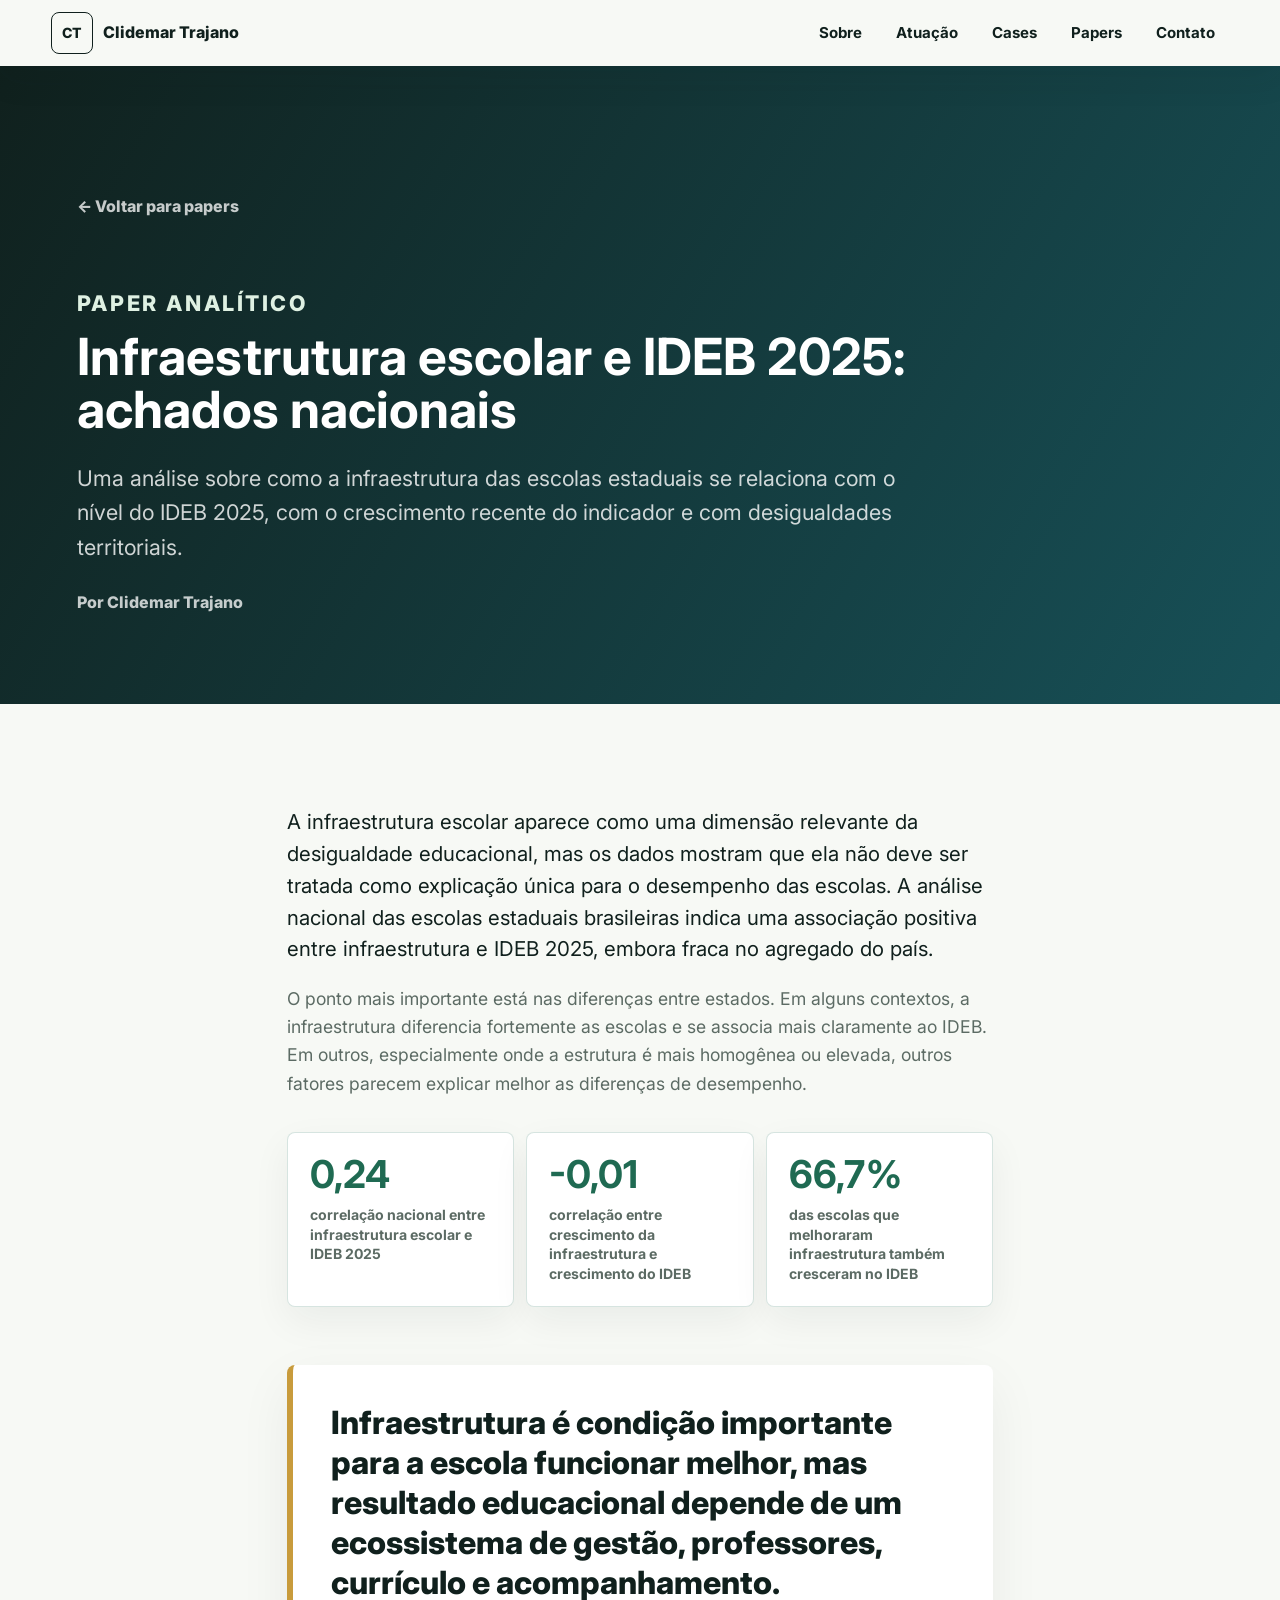
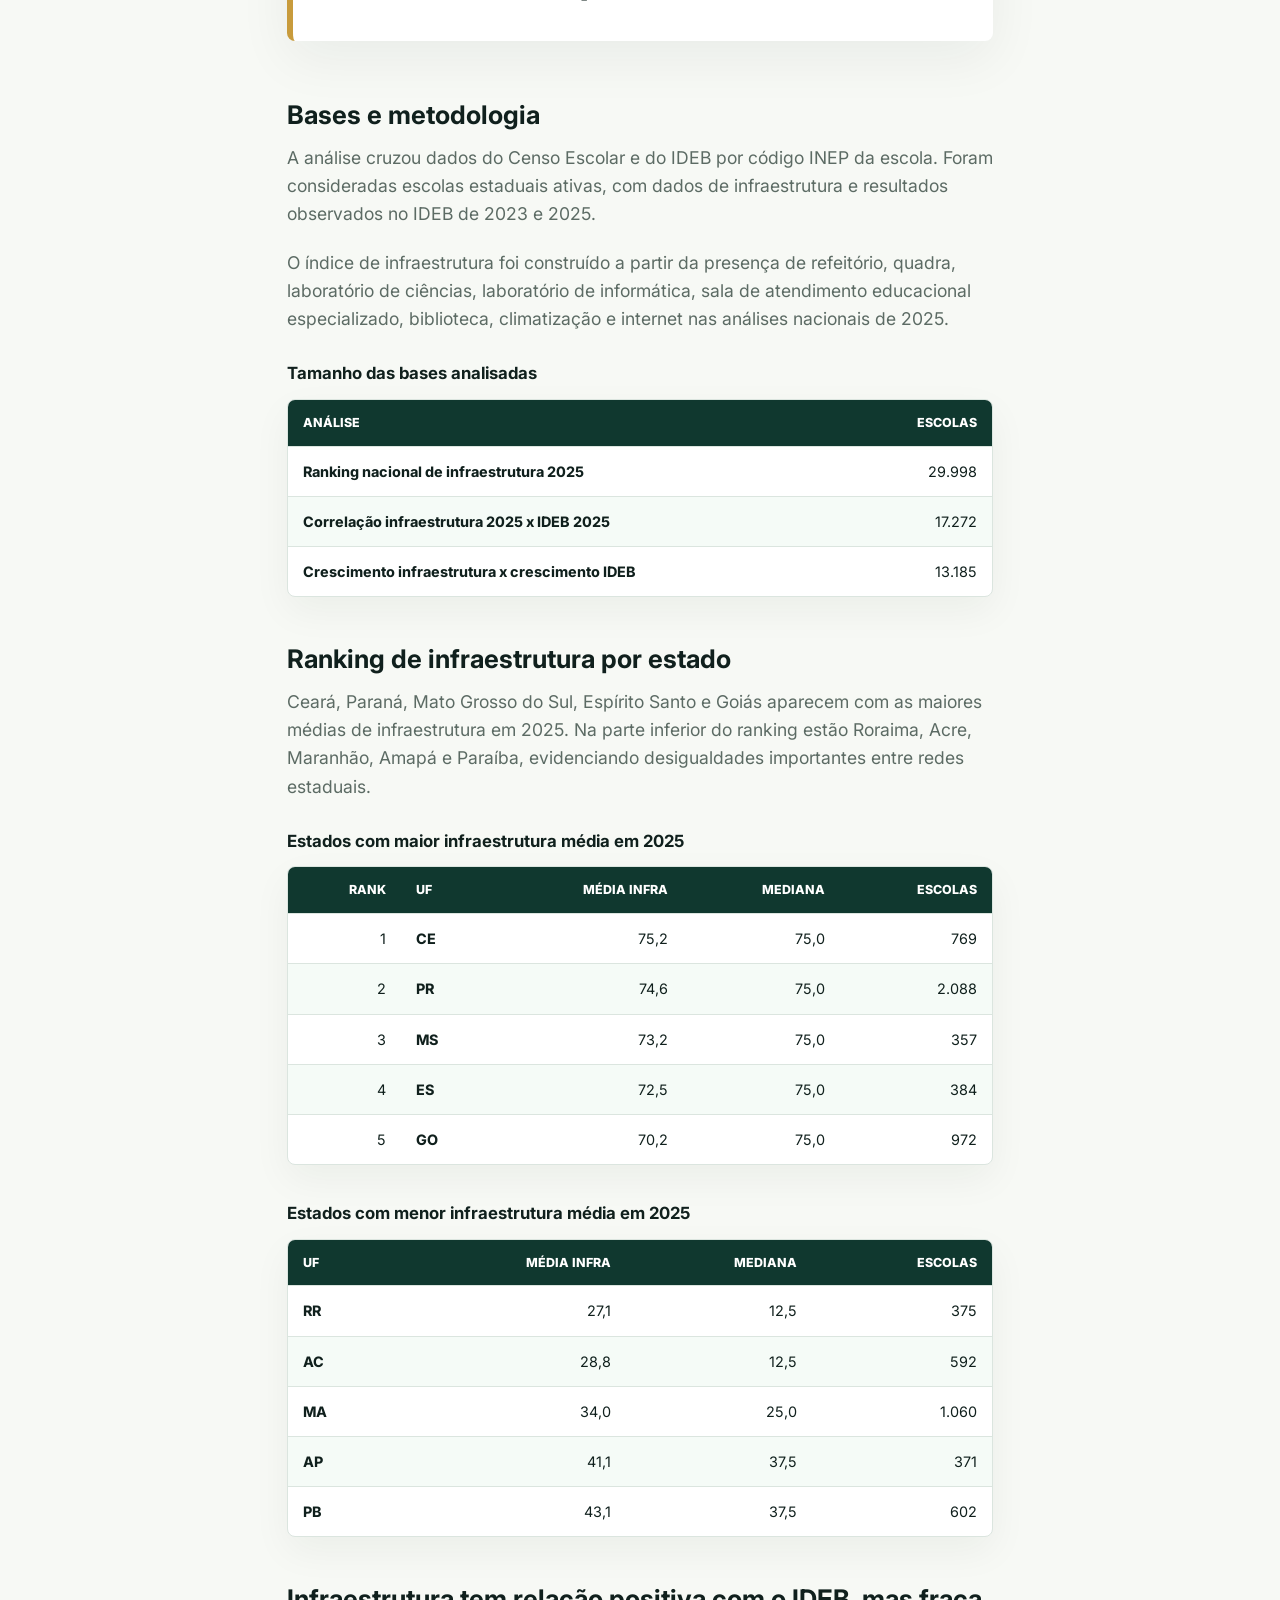
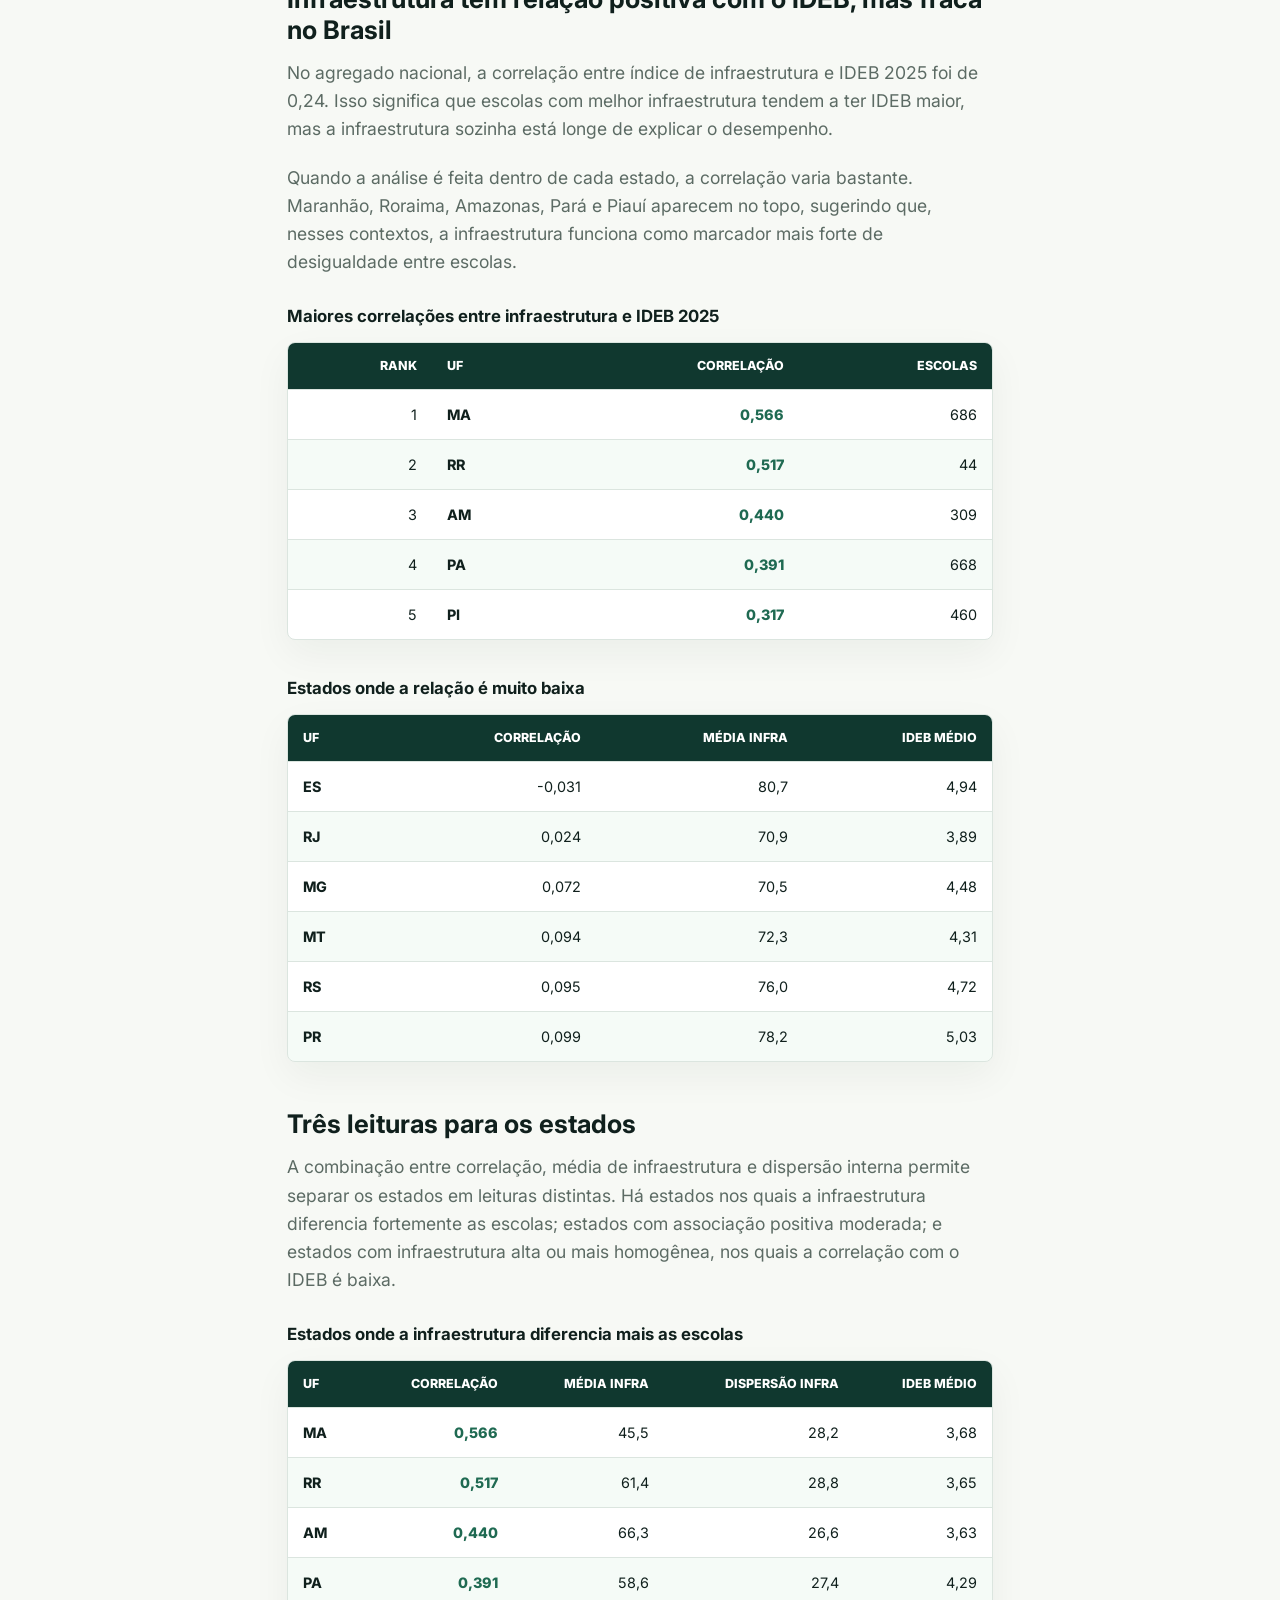
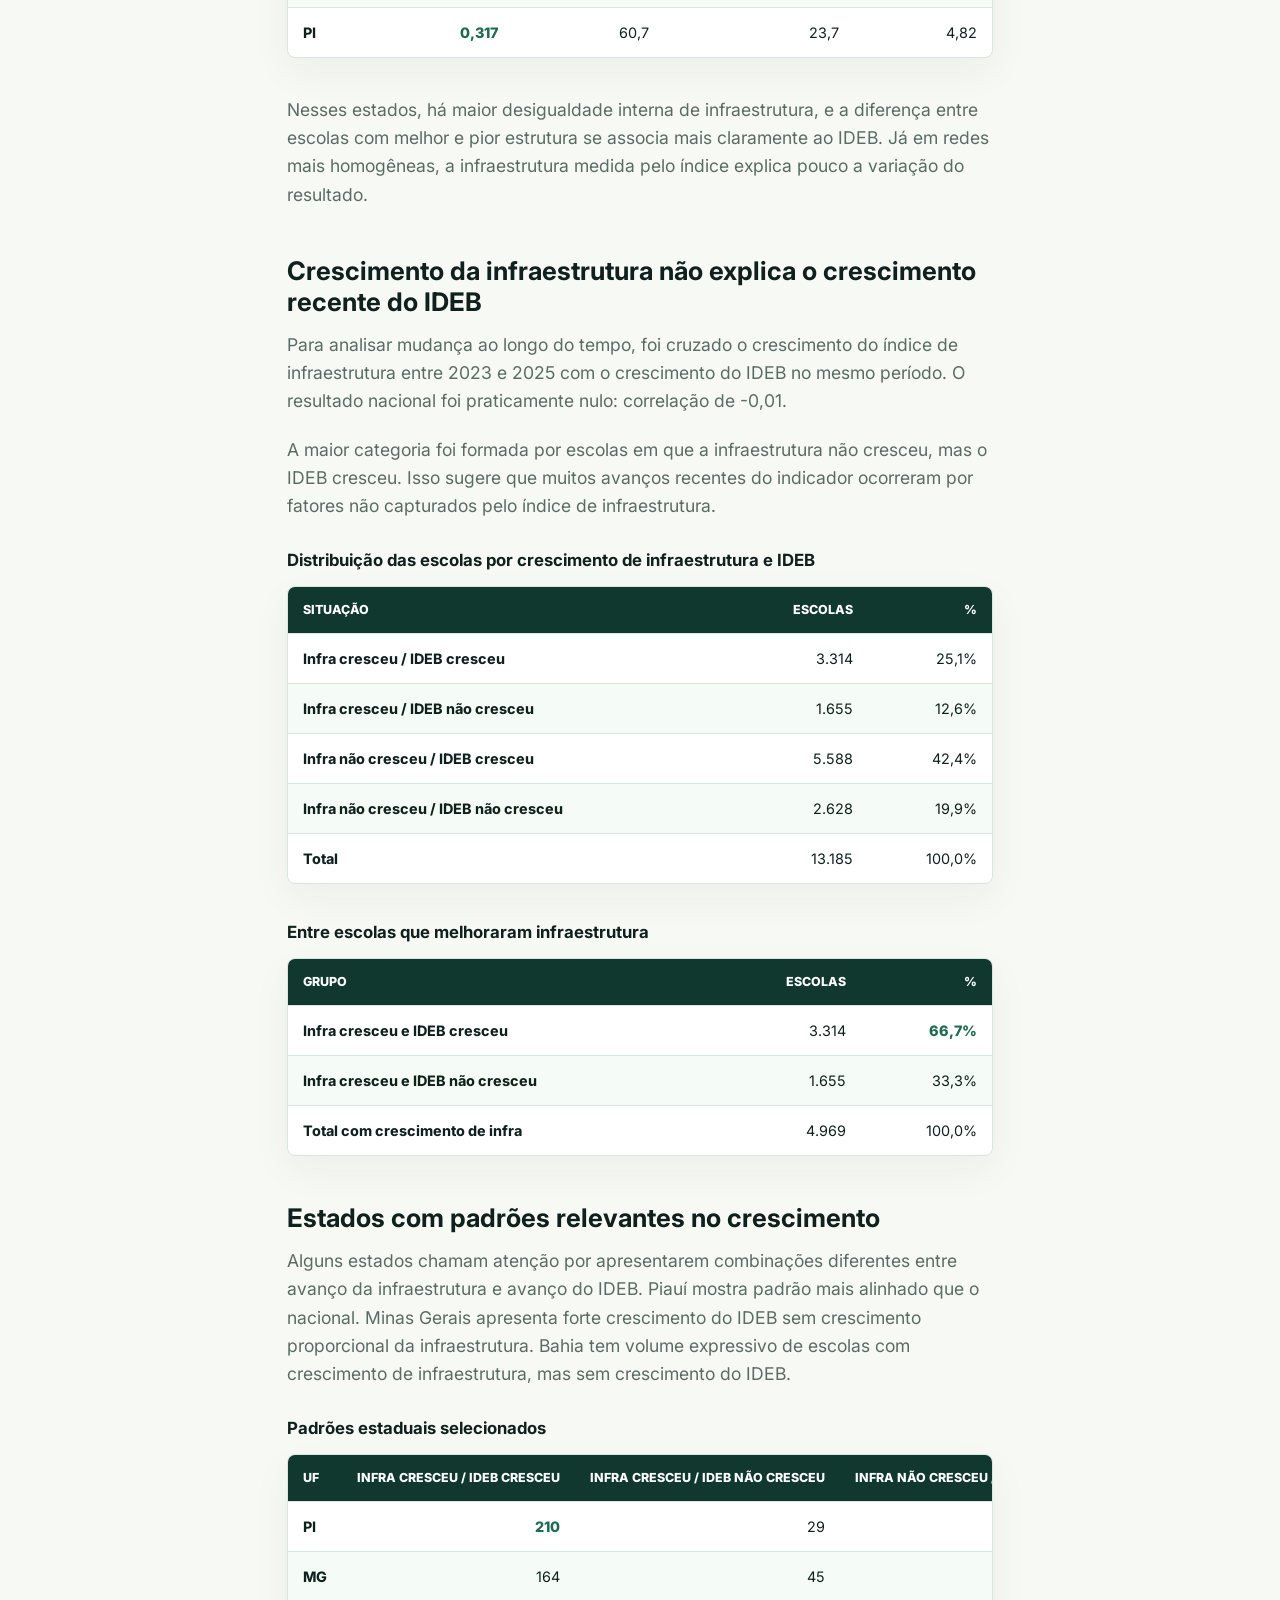
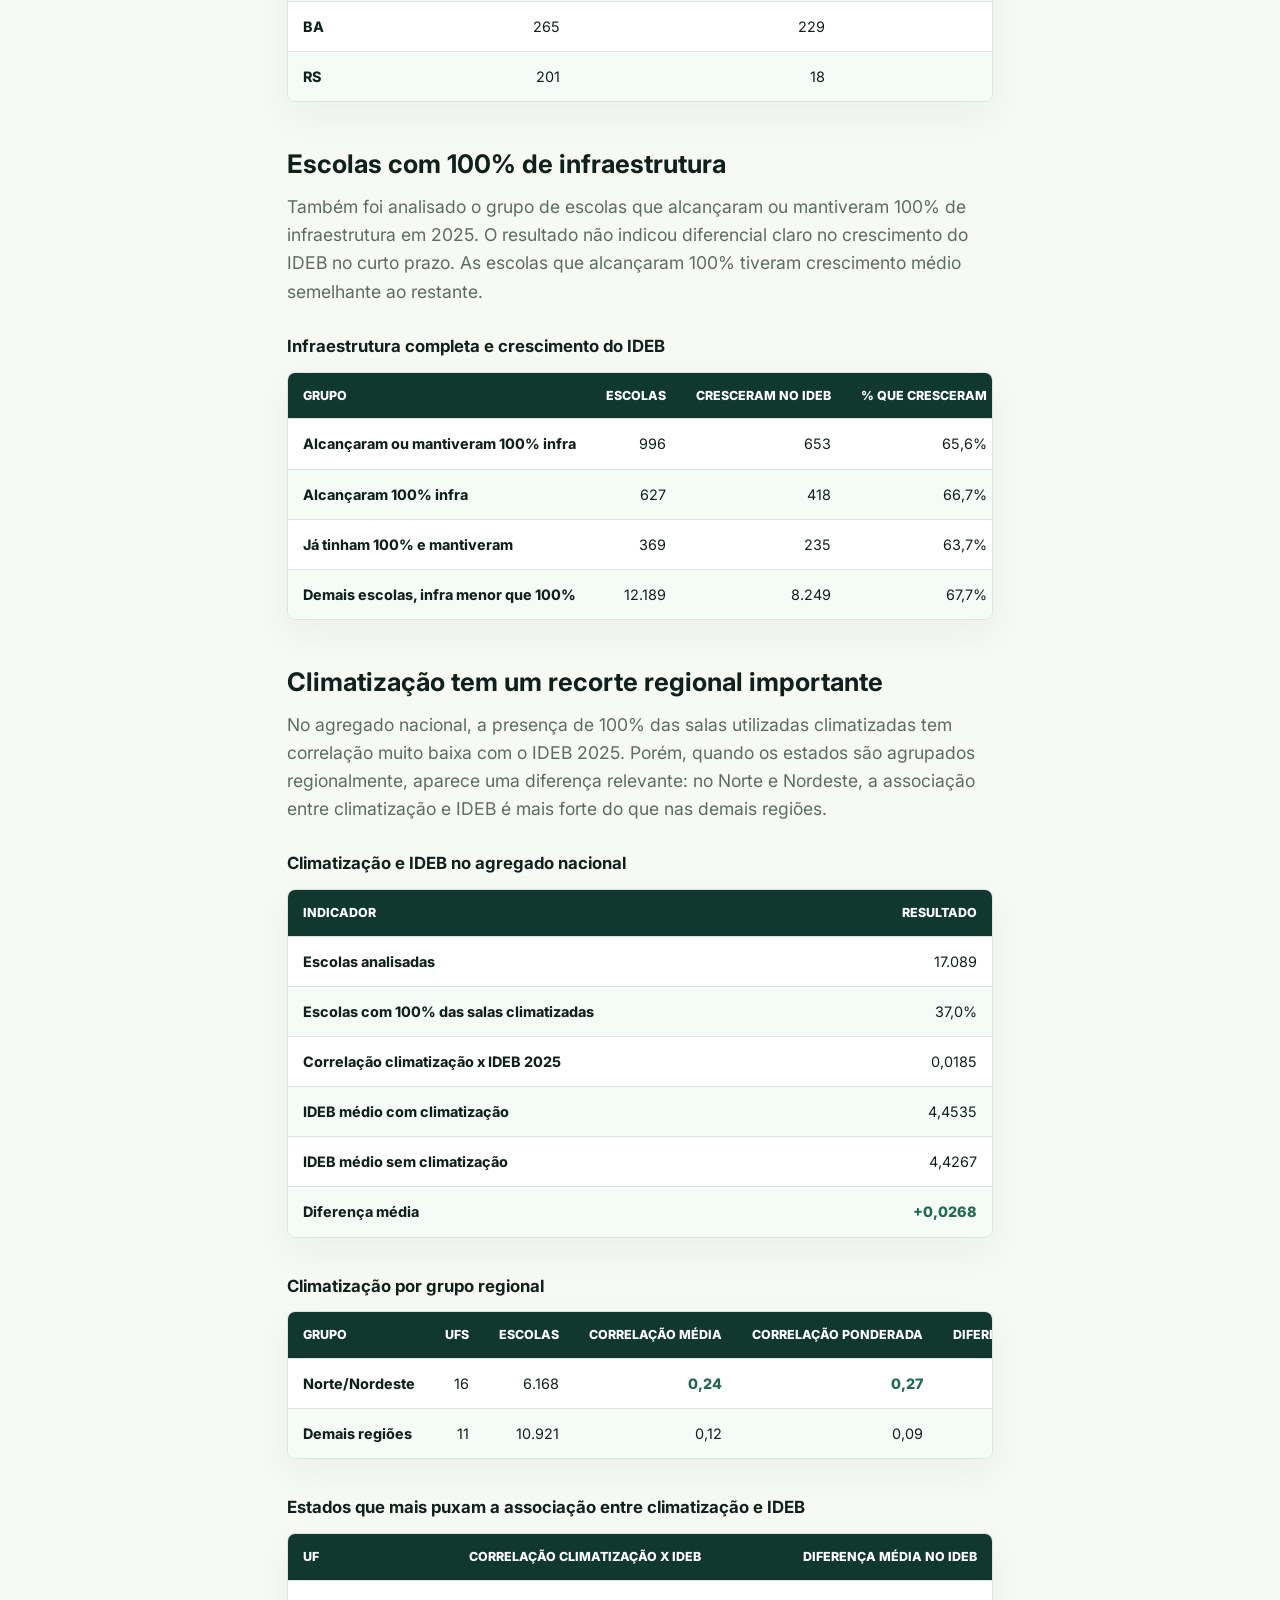
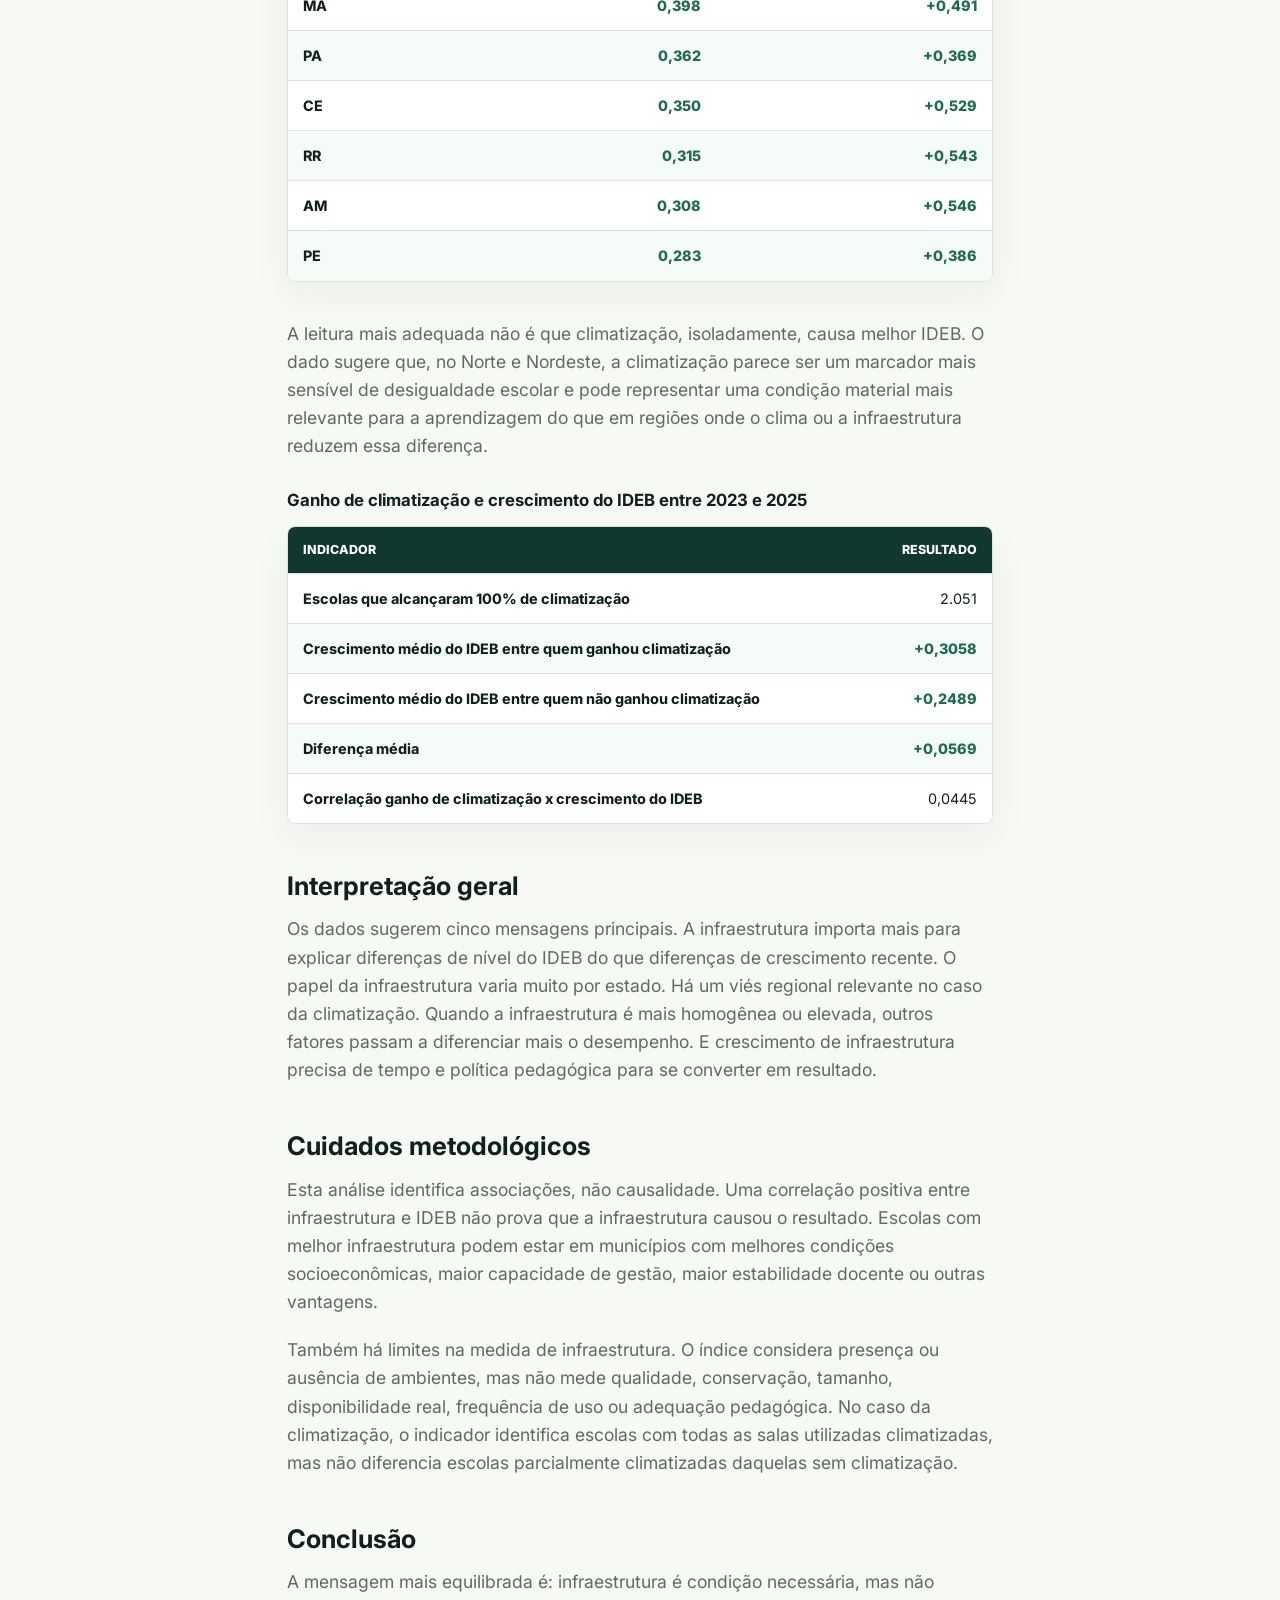
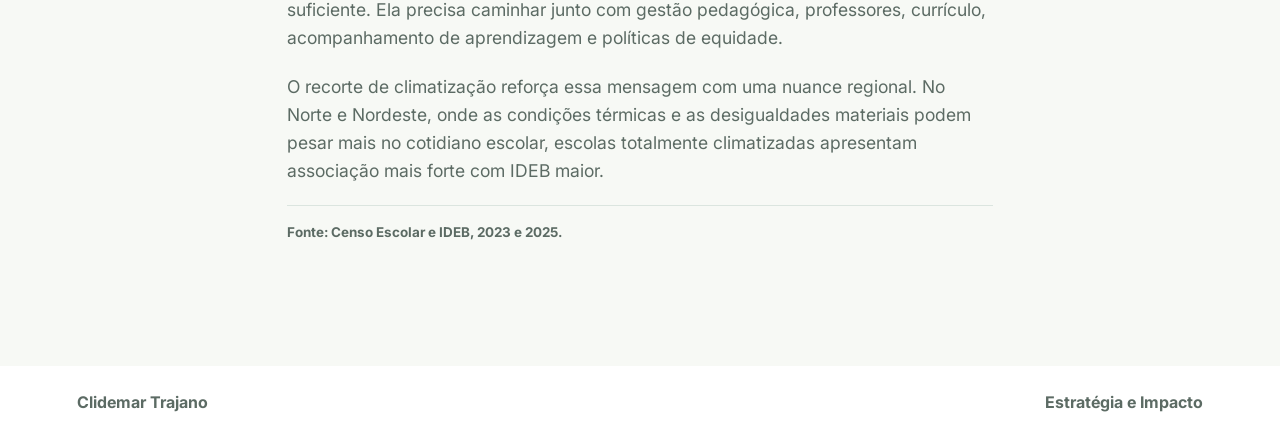
<file: infraestrutura-ideb-2025.html>
<!doctype html>
<html lang="pt-BR">
  <head>
    <meta charset="utf-8">
    <meta name="viewport" content="width=device-width, initial-scale=1">
    <meta name="description" content="Paper analítico sobre a relação entre infraestrutura escolar e IDEB 2025 nas escolas estaduais brasileiras.">
    <meta name="theme-color" content="#102820">
    <title>Infraestrutura escolar e IDEB 2025 | Clidemar Trajano</title>
    <link rel="preconnect" href="https://fonts.googleapis.com">
    <link rel="preconnect" href="https://fonts.gstatic.com" crossorigin>
    <link href="https://fonts.googleapis.com/css2?family=Inter:wght@400;500;600;700;800&display=swap" rel="stylesheet">
    <link rel="stylesheet" href="styles.css?v=20260902">
  </head>
  <body>
    <header class="site-header is-scrolled page-header" data-header>
      <a class="brand" href="index.html#inicio" aria-label="Ir para o início">
        <span class="brand-mark">CT</span>
        <span>Clidemar Trajano</span>
      </a>
      <button class="nav-toggle" type="button" aria-expanded="false" aria-controls="site-nav" data-nav-toggle>
        <span></span><span></span><span></span><span class="sr-only">Abrir menu</span>
      </button>
      <nav class="site-nav" id="site-nav" data-nav>
        <a href="index.html#sobre">Sobre</a>
        <a href="index.html#atuacao">Atuação</a>
        <a href="index.html#projetos">Cases</a>
        <a href="index.html#papers">Papers</a>
        <a href="index.html#contato">Contato</a>
      </nav>
    </header>

    <main class="content-page">
      <section class="article-hero paper-hero">
        <a class="back-link" href="index.html#papers">← Voltar para papers</a>
        <p class="eyebrow">Paper analítico</p>
        <h1>Infraestrutura escolar e IDEB 2025: achados nacionais</h1>
        <p>
          Uma análise sobre como a infraestrutura das escolas estaduais se relaciona com o nível do
          IDEB 2025, com o crescimento recente do indicador e com desigualdades territoriais.
        </p>
        <span class="author">Por Clidemar Trajano</span>
      </section>

      <article class="paper-body">
        <p>
          A infraestrutura escolar aparece como uma dimensão relevante da desigualdade educacional,
          mas os dados mostram que ela não deve ser tratada como explicação única para o desempenho
          das escolas. A análise nacional das escolas estaduais brasileiras indica uma associação
          positiva entre infraestrutura e IDEB 2025, embora fraca no agregado do país.
        </p>
        <p>
          O ponto mais importante está nas diferenças entre estados. Em alguns contextos, a
          infraestrutura diferencia fortemente as escolas e se associa mais claramente ao IDEB. Em
          outros, especialmente onde a estrutura é mais homogênea ou elevada, outros fatores parecem
          explicar melhor as diferenças de desempenho.
        </p>

        <div class="paper-stats" aria-label="Principais achados do estudo">
          <div class="paper-stat">
            <strong>0,24</strong>
            <span>correlação nacional entre infraestrutura escolar e IDEB 2025</span>
          </div>
          <div class="paper-stat">
            <strong>-0,01</strong>
            <span>correlação entre crescimento da infraestrutura e crescimento do IDEB</span>
          </div>
          <div class="paper-stat">
            <strong>66,7%</strong>
            <span>das escolas que melhoraram infraestrutura também cresceram no IDEB</span>
          </div>
        </div>

        <blockquote>
          Infraestrutura é condição importante para a escola funcionar melhor, mas resultado
          educacional depende de um ecossistema de gestão, professores, currículo e acompanhamento.
        </blockquote>

        <h2>Bases e metodologia</h2>
        <p>
          A análise cruzou dados do Censo Escolar e do IDEB por código INEP da escola. Foram
          consideradas escolas estaduais ativas, com dados de infraestrutura e resultados observados
          no IDEB de 2023 e 2025.
        </p>
        <p>
          O índice de infraestrutura foi construído a partir da presença de refeitório, quadra,
          laboratório de ciências, laboratório de informática, sala de atendimento educacional
          especializado, biblioteca, climatização e internet nas análises nacionais de 2025.
        </p>

        <div class="data-table-block">
          <h3>Tamanho das bases analisadas</h3>
          <div class="data-table-scroll">
            <table>
              <thead>
                <tr>
                  <th scope="col">Análise</th>
                  <th scope="col" class="numeric">Escolas</th>
                </tr>
              </thead>
              <tbody>
                <tr><th scope="row">Ranking nacional de infraestrutura 2025</th><td class="numeric">29.998</td></tr>
                <tr><th scope="row">Correlação infraestrutura 2025 x IDEB 2025</th><td class="numeric">17.272</td></tr>
                <tr><th scope="row">Crescimento infraestrutura x crescimento IDEB</th><td class="numeric">13.185</td></tr>
              </tbody>
            </table>
          </div>
        </div>

        <h2>Ranking de infraestrutura por estado</h2>
        <p>
          Ceará, Paraná, Mato Grosso do Sul, Espírito Santo e Goiás aparecem com as maiores médias de
          infraestrutura em 2025. Na parte inferior do ranking estão Roraima, Acre, Maranhão, Amapá e
          Paraíba, evidenciando desigualdades importantes entre redes estaduais.
        </p>

        <div class="data-table-block">
          <h3>Estados com maior infraestrutura média em 2025</h3>
          <div class="data-table-scroll">
            <table>
              <thead>
                <tr>
                  <th scope="col" class="numeric">Rank</th>
                  <th scope="col">UF</th>
                  <th scope="col" class="numeric">Média infra</th>
                  <th scope="col" class="numeric">Mediana</th>
                  <th scope="col" class="numeric">Escolas</th>
                </tr>
              </thead>
              <tbody>
                <tr><td class="numeric">1</td><th scope="row">CE</th><td class="numeric">75,2</td><td class="numeric">75,0</td><td class="numeric">769</td></tr>
                <tr><td class="numeric">2</td><th scope="row">PR</th><td class="numeric">74,6</td><td class="numeric">75,0</td><td class="numeric">2.088</td></tr>
                <tr><td class="numeric">3</td><th scope="row">MS</th><td class="numeric">73,2</td><td class="numeric">75,0</td><td class="numeric">357</td></tr>
                <tr><td class="numeric">4</td><th scope="row">ES</th><td class="numeric">72,5</td><td class="numeric">75,0</td><td class="numeric">384</td></tr>
                <tr><td class="numeric">5</td><th scope="row">GO</th><td class="numeric">70,2</td><td class="numeric">75,0</td><td class="numeric">972</td></tr>
              </tbody>
            </table>
          </div>
        </div>

        <div class="data-table-block">
          <h3>Estados com menor infraestrutura média em 2025</h3>
          <div class="data-table-scroll">
            <table>
              <thead>
                <tr>
                  <th scope="col">UF</th>
                  <th scope="col" class="numeric">Média infra</th>
                  <th scope="col" class="numeric">Mediana</th>
                  <th scope="col" class="numeric">Escolas</th>
                </tr>
              </thead>
              <tbody>
                <tr><th scope="row">RR</th><td class="numeric">27,1</td><td class="numeric">12,5</td><td class="numeric">375</td></tr>
                <tr><th scope="row">AC</th><td class="numeric">28,8</td><td class="numeric">12,5</td><td class="numeric">592</td></tr>
                <tr><th scope="row">MA</th><td class="numeric">34,0</td><td class="numeric">25,0</td><td class="numeric">1.060</td></tr>
                <tr><th scope="row">AP</th><td class="numeric">41,1</td><td class="numeric">37,5</td><td class="numeric">371</td></tr>
                <tr><th scope="row">PB</th><td class="numeric">43,1</td><td class="numeric">37,5</td><td class="numeric">602</td></tr>
              </tbody>
            </table>
          </div>
        </div>

        <h2>Infraestrutura tem relação positiva com o IDEB, mas fraca no Brasil</h2>
        <p>
          No agregado nacional, a correlação entre índice de infraestrutura e IDEB 2025 foi de 0,24.
          Isso significa que escolas com melhor infraestrutura tendem a ter IDEB maior, mas a
          infraestrutura sozinha está longe de explicar o desempenho.
        </p>
        <p>
          Quando a análise é feita dentro de cada estado, a correlação varia bastante. Maranhão,
          Roraima, Amazonas, Pará e Piauí aparecem no topo, sugerindo que, nesses contextos, a
          infraestrutura funciona como marcador mais forte de desigualdade entre escolas.
        </p>

        <div class="data-table-block">
          <h3>Maiores correlações entre infraestrutura e IDEB 2025</h3>
          <div class="data-table-scroll">
            <table>
              <thead>
                <tr>
                  <th scope="col" class="numeric">Rank</th>
                  <th scope="col">UF</th>
                  <th scope="col" class="numeric">Correlação</th>
                  <th scope="col" class="numeric">Escolas</th>
                </tr>
              </thead>
              <tbody>
                <tr><td class="numeric">1</td><th scope="row">MA</th><td class="numeric positive">0,566</td><td class="numeric">686</td></tr>
                <tr><td class="numeric">2</td><th scope="row">RR</th><td class="numeric positive">0,517</td><td class="numeric">44</td></tr>
                <tr><td class="numeric">3</td><th scope="row">AM</th><td class="numeric positive">0,440</td><td class="numeric">309</td></tr>
                <tr><td class="numeric">4</td><th scope="row">PA</th><td class="numeric positive">0,391</td><td class="numeric">668</td></tr>
                <tr><td class="numeric">5</td><th scope="row">PI</th><td class="numeric positive">0,317</td><td class="numeric">460</td></tr>
              </tbody>
            </table>
          </div>
        </div>

        <div class="data-table-block">
          <h3>Estados onde a relação é muito baixa</h3>
          <div class="data-table-scroll">
            <table>
              <thead>
                <tr>
                  <th scope="col">UF</th>
                  <th scope="col" class="numeric">Correlação</th>
                  <th scope="col" class="numeric">Média infra</th>
                  <th scope="col" class="numeric">IDEB médio</th>
                </tr>
              </thead>
              <tbody>
                <tr><th scope="row">ES</th><td class="numeric">-0,031</td><td class="numeric">80,7</td><td class="numeric">4,94</td></tr>
                <tr><th scope="row">RJ</th><td class="numeric">0,024</td><td class="numeric">70,9</td><td class="numeric">3,89</td></tr>
                <tr><th scope="row">MG</th><td class="numeric">0,072</td><td class="numeric">70,5</td><td class="numeric">4,48</td></tr>
                <tr><th scope="row">MT</th><td class="numeric">0,094</td><td class="numeric">72,3</td><td class="numeric">4,31</td></tr>
                <tr><th scope="row">RS</th><td class="numeric">0,095</td><td class="numeric">76,0</td><td class="numeric">4,72</td></tr>
                <tr><th scope="row">PR</th><td class="numeric">0,099</td><td class="numeric">78,2</td><td class="numeric">5,03</td></tr>
              </tbody>
            </table>
          </div>
        </div>

        <h2>Três leituras para os estados</h2>
        <p>
          A combinação entre correlação, média de infraestrutura e dispersão interna permite separar
          os estados em leituras distintas. Há estados nos quais a infraestrutura diferencia
          fortemente as escolas; estados com associação positiva moderada; e estados com infraestrutura
          alta ou mais homogênea, nos quais a correlação com o IDEB é baixa.
        </p>

        <div class="data-table-block">
          <h3>Estados onde a infraestrutura diferencia mais as escolas</h3>
          <div class="data-table-scroll">
            <table>
              <thead>
                <tr>
                  <th scope="col">UF</th>
                  <th scope="col" class="numeric">Correlação</th>
                  <th scope="col" class="numeric">Média infra</th>
                  <th scope="col" class="numeric">Dispersão infra</th>
                  <th scope="col" class="numeric">IDEB médio</th>
                </tr>
              </thead>
              <tbody>
                <tr><th scope="row">MA</th><td class="numeric positive">0,566</td><td class="numeric">45,5</td><td class="numeric">28,2</td><td class="numeric">3,68</td></tr>
                <tr><th scope="row">RR</th><td class="numeric positive">0,517</td><td class="numeric">61,4</td><td class="numeric">28,8</td><td class="numeric">3,65</td></tr>
                <tr><th scope="row">AM</th><td class="numeric positive">0,440</td><td class="numeric">66,3</td><td class="numeric">26,6</td><td class="numeric">3,63</td></tr>
                <tr><th scope="row">PA</th><td class="numeric positive">0,391</td><td class="numeric">58,6</td><td class="numeric">27,4</td><td class="numeric">4,29</td></tr>
                <tr><th scope="row">PI</th><td class="numeric positive">0,317</td><td class="numeric">60,7</td><td class="numeric">23,7</td><td class="numeric">4,82</td></tr>
              </tbody>
            </table>
          </div>
        </div>

        <p>
          Nesses estados, há maior desigualdade interna de infraestrutura, e a diferença entre escolas
          com melhor e pior estrutura se associa mais claramente ao IDEB. Já em redes mais homogêneas,
          a infraestrutura medida pelo índice explica pouco a variação do resultado.
        </p>

        <h2>Crescimento da infraestrutura não explica o crescimento recente do IDEB</h2>
        <p>
          Para analisar mudança ao longo do tempo, foi cruzado o crescimento do índice de
          infraestrutura entre 2023 e 2025 com o crescimento do IDEB no mesmo período. O resultado
          nacional foi praticamente nulo: correlação de -0,01.
        </p>
        <p>
          A maior categoria foi formada por escolas em que a infraestrutura não cresceu, mas o IDEB
          cresceu. Isso sugere que muitos avanços recentes do indicador ocorreram por fatores não
          capturados pelo índice de infraestrutura.
        </p>

        <div class="data-table-block">
          <h3>Distribuição das escolas por crescimento de infraestrutura e IDEB</h3>
          <div class="data-table-scroll">
            <table>
              <thead>
                <tr>
                  <th scope="col">Situação</th>
                  <th scope="col" class="numeric">Escolas</th>
                  <th scope="col" class="numeric">%</th>
                </tr>
              </thead>
              <tbody>
                <tr><th scope="row">Infra cresceu / IDEB cresceu</th><td class="numeric">3.314</td><td class="numeric">25,1%</td></tr>
                <tr><th scope="row">Infra cresceu / IDEB não cresceu</th><td class="numeric">1.655</td><td class="numeric">12,6%</td></tr>
                <tr><th scope="row">Infra não cresceu / IDEB cresceu</th><td class="numeric">5.588</td><td class="numeric">42,4%</td></tr>
                <tr><th scope="row">Infra não cresceu / IDEB não cresceu</th><td class="numeric">2.628</td><td class="numeric">19,9%</td></tr>
                <tr><th scope="row">Total</th><td class="numeric">13.185</td><td class="numeric">100,0%</td></tr>
              </tbody>
            </table>
          </div>
        </div>

        <div class="data-table-block">
          <h3>Entre escolas que melhoraram infraestrutura</h3>
          <div class="data-table-scroll">
            <table>
              <thead>
                <tr>
                  <th scope="col">Grupo</th>
                  <th scope="col" class="numeric">Escolas</th>
                  <th scope="col" class="numeric">%</th>
                </tr>
              </thead>
              <tbody>
                <tr><th scope="row">Infra cresceu e IDEB cresceu</th><td class="numeric">3.314</td><td class="numeric positive">66,7%</td></tr>
                <tr><th scope="row">Infra cresceu e IDEB não cresceu</th><td class="numeric">1.655</td><td class="numeric">33,3%</td></tr>
                <tr><th scope="row">Total com crescimento de infra</th><td class="numeric">4.969</td><td class="numeric">100,0%</td></tr>
              </tbody>
            </table>
          </div>
        </div>

        <h2>Estados com padrões relevantes no crescimento</h2>
        <p>
          Alguns estados chamam atenção por apresentarem combinações diferentes entre avanço da
          infraestrutura e avanço do IDEB. Piauí mostra padrão mais alinhado que o nacional. Minas
          Gerais apresenta forte crescimento do IDEB sem crescimento proporcional da infraestrutura.
          Bahia tem volume expressivo de escolas com crescimento de infraestrutura, mas sem crescimento
          do IDEB.
        </p>

        <div class="data-table-block">
          <h3>Padrões estaduais selecionados</h3>
          <div class="data-table-scroll">
            <table>
              <thead>
                <tr>
                  <th scope="col">UF</th>
                  <th scope="col" class="numeric">Infra cresceu / IDEB cresceu</th>
                  <th scope="col" class="numeric">Infra cresceu / IDEB não cresceu</th>
                  <th scope="col" class="numeric">Infra não cresceu / IDEB cresceu</th>
                  <th scope="col" class="numeric">Infra não cresceu / IDEB não cresceu</th>
                </tr>
              </thead>
              <tbody>
                <tr><th scope="row">PI</th><td class="numeric positive">210</td><td class="numeric">29</td><td class="numeric">142</td><td class="numeric">18</td></tr>
                <tr><th scope="row">MG</th><td class="numeric">164</td><td class="numeric">45</td><td class="numeric positive">1.148</td><td class="numeric">246</td></tr>
                <tr><th scope="row">BA</th><td class="numeric">265</td><td class="numeric">229</td><td class="numeric">123</td><td class="numeric">123</td></tr>
                <tr><th scope="row">RS</th><td class="numeric">201</td><td class="numeric">18</td><td class="numeric">223</td><td class="numeric">24</td></tr>
              </tbody>
            </table>
          </div>
        </div>

        <h2>Escolas com 100% de infraestrutura</h2>
        <p>
          Também foi analisado o grupo de escolas que alcançaram ou mantiveram 100% de infraestrutura
          em 2025. O resultado não indicou diferencial claro no crescimento do IDEB no curto prazo.
          As escolas que alcançaram 100% tiveram crescimento médio semelhante ao restante.
        </p>

        <div class="data-table-block">
          <h3>Infraestrutura completa e crescimento do IDEB</h3>
          <div class="data-table-scroll">
            <table>
              <thead>
                <tr>
                  <th scope="col">Grupo</th>
                  <th scope="col" class="numeric">Escolas</th>
                  <th scope="col" class="numeric">Cresceram no IDEB</th>
                  <th scope="col" class="numeric">% que cresceram</th>
                  <th scope="col" class="numeric">Crescimento médio IDEB</th>
                </tr>
              </thead>
              <tbody>
                <tr><th scope="row">Alcançaram ou mantiveram 100% infra</th><td class="numeric">996</td><td class="numeric">653</td><td class="numeric">65,6%</td><td class="numeric positive">+0,24</td></tr>
                <tr><th scope="row">Alcançaram 100% infra</th><td class="numeric">627</td><td class="numeric">418</td><td class="numeric">66,7%</td><td class="numeric positive">+0,26</td></tr>
                <tr><th scope="row">Já tinham 100% e mantiveram</th><td class="numeric">369</td><td class="numeric">235</td><td class="numeric">63,7%</td><td class="numeric positive">+0,21</td></tr>
                <tr><th scope="row">Demais escolas, infra menor que 100%</th><td class="numeric">12.189</td><td class="numeric">8.249</td><td class="numeric">67,7%</td><td class="numeric positive">+0,26</td></tr>
              </tbody>
            </table>
          </div>
        </div>

        <h2>Climatização tem um recorte regional importante</h2>
        <p>
          No agregado nacional, a presença de 100% das salas utilizadas climatizadas tem correlação
          muito baixa com o IDEB 2025. Porém, quando os estados são agrupados regionalmente, aparece
          uma diferença relevante: no Norte e Nordeste, a associação entre climatização e IDEB é mais
          forte do que nas demais regiões.
        </p>

        <div class="data-table-block">
          <h3>Climatização e IDEB no agregado nacional</h3>
          <div class="data-table-scroll">
            <table>
              <thead>
                <tr>
                  <th scope="col">Indicador</th>
                  <th scope="col" class="numeric">Resultado</th>
                </tr>
              </thead>
              <tbody>
                <tr><th scope="row">Escolas analisadas</th><td class="numeric">17.089</td></tr>
                <tr><th scope="row">Escolas com 100% das salas climatizadas</th><td class="numeric">37,0%</td></tr>
                <tr><th scope="row">Correlação climatização x IDEB 2025</th><td class="numeric">0,0185</td></tr>
                <tr><th scope="row">IDEB médio com climatização</th><td class="numeric">4,4535</td></tr>
                <tr><th scope="row">IDEB médio sem climatização</th><td class="numeric">4,4267</td></tr>
                <tr><th scope="row">Diferença média</th><td class="numeric positive">+0,0268</td></tr>
              </tbody>
            </table>
          </div>
        </div>

        <div class="data-table-block">
          <h3>Climatização por grupo regional</h3>
          <div class="data-table-scroll">
            <table>
              <thead>
                <tr>
                  <th scope="col">Grupo</th>
                  <th scope="col" class="numeric">UFs</th>
                  <th scope="col" class="numeric">Escolas</th>
                  <th scope="col" class="numeric">Correlação média</th>
                  <th scope="col" class="numeric">Correlação ponderada</th>
                  <th scope="col" class="numeric">Diferença média no IDEB</th>
                </tr>
              </thead>
              <tbody>
                <tr><th scope="row">Norte/Nordeste</th><td class="numeric">16</td><td class="numeric">6.168</td><td class="numeric positive">0,24</td><td class="numeric positive">0,27</td><td class="numeric positive">+0,31</td></tr>
                <tr><th scope="row">Demais regiões</th><td class="numeric">11</td><td class="numeric">10.921</td><td class="numeric">0,12</td><td class="numeric">0,09</td><td class="numeric positive">+0,15</td></tr>
              </tbody>
            </table>
          </div>
        </div>

        <div class="data-table-block">
          <h3>Estados que mais puxam a associação entre climatização e IDEB</h3>
          <div class="data-table-scroll">
            <table>
              <thead>
                <tr>
                  <th scope="col">UF</th>
                  <th scope="col" class="numeric">Correlação climatização x IDEB</th>
                  <th scope="col" class="numeric">Diferença média no IDEB</th>
                </tr>
              </thead>
              <tbody>
                <tr><th scope="row">MA</th><td class="numeric positive">0,398</td><td class="numeric positive">+0,491</td></tr>
                <tr><th scope="row">PA</th><td class="numeric positive">0,362</td><td class="numeric positive">+0,369</td></tr>
                <tr><th scope="row">CE</th><td class="numeric positive">0,350</td><td class="numeric positive">+0,529</td></tr>
                <tr><th scope="row">RR</th><td class="numeric positive">0,315</td><td class="numeric positive">+0,543</td></tr>
                <tr><th scope="row">AM</th><td class="numeric positive">0,308</td><td class="numeric positive">+0,546</td></tr>
                <tr><th scope="row">PE</th><td class="numeric positive">0,283</td><td class="numeric positive">+0,386</td></tr>
              </tbody>
            </table>
          </div>
        </div>

        <p>
          A leitura mais adequada não é que climatização, isoladamente, causa melhor IDEB. O dado
          sugere que, no Norte e Nordeste, a climatização parece ser um marcador mais sensível de
          desigualdade escolar e pode representar uma condição material mais relevante para a
          aprendizagem do que em regiões onde o clima ou a infraestrutura reduzem essa diferença.
        </p>

        <div class="data-table-block">
          <h3>Ganho de climatização e crescimento do IDEB entre 2023 e 2025</h3>
          <div class="data-table-scroll">
            <table>
              <thead>
                <tr>
                  <th scope="col">Indicador</th>
                  <th scope="col" class="numeric">Resultado</th>
                </tr>
              </thead>
              <tbody>
                <tr><th scope="row">Escolas que alcançaram 100% de climatização</th><td class="numeric">2.051</td></tr>
                <tr><th scope="row">Crescimento médio do IDEB entre quem ganhou climatização</th><td class="numeric positive">+0,3058</td></tr>
                <tr><th scope="row">Crescimento médio do IDEB entre quem não ganhou climatização</th><td class="numeric positive">+0,2489</td></tr>
                <tr><th scope="row">Diferença média</th><td class="numeric positive">+0,0569</td></tr>
                <tr><th scope="row">Correlação ganho de climatização x crescimento do IDEB</th><td class="numeric">0,0445</td></tr>
              </tbody>
            </table>
          </div>
        </div>

        <h2>Interpretação geral</h2>
        <p>
          Os dados sugerem cinco mensagens principais. A infraestrutura importa mais para explicar
          diferenças de nível do IDEB do que diferenças de crescimento recente. O papel da
          infraestrutura varia muito por estado. Há um viés regional relevante no caso da
          climatização. Quando a infraestrutura é mais homogênea ou elevada, outros fatores passam a
          diferenciar mais o desempenho. E crescimento de infraestrutura precisa de tempo e política
          pedagógica para se converter em resultado.
        </p>

        <h2>Cuidados metodológicos</h2>
        <p>
          Esta análise identifica associações, não causalidade. Uma correlação positiva entre
          infraestrutura e IDEB não prova que a infraestrutura causou o resultado. Escolas com melhor
          infraestrutura podem estar em municípios com melhores condições socioeconômicas, maior
          capacidade de gestão, maior estabilidade docente ou outras vantagens.
        </p>
        <p>
          Também há limites na medida de infraestrutura. O índice considera presença ou ausência de
          ambientes, mas não mede qualidade, conservação, tamanho, disponibilidade real, frequência de
          uso ou adequação pedagógica. No caso da climatização, o indicador identifica escolas com
          todas as salas utilizadas climatizadas, mas não diferencia escolas parcialmente climatizadas
          daquelas sem climatização.
        </p>

        <h2>Conclusão</h2>
        <p>
          A mensagem mais equilibrada é: infraestrutura é condição necessária, mas não suficiente. Ela
          precisa caminhar junto com gestão pedagógica, professores, currículo, acompanhamento de
          aprendizagem e políticas de equidade.
        </p>
        <p>
          O recorte de climatização reforça essa mensagem com uma nuance regional. No Norte e
          Nordeste, onde as condições térmicas e as desigualdades materiais podem pesar mais no
          cotidiano escolar, escolas totalmente climatizadas apresentam associação mais forte com IDEB
          maior.
        </p>

        <p class="source-note">Fonte: Censo Escolar e IDEB, 2023 e 2025.</p>
      </article>
    </main>

    <footer class="footer">
      <span>Clidemar Trajano</span>
      <span>Estratégia e Impacto</span>
    </footer>
    <script src="script.js"></script>
  </body>
</html>
</file>
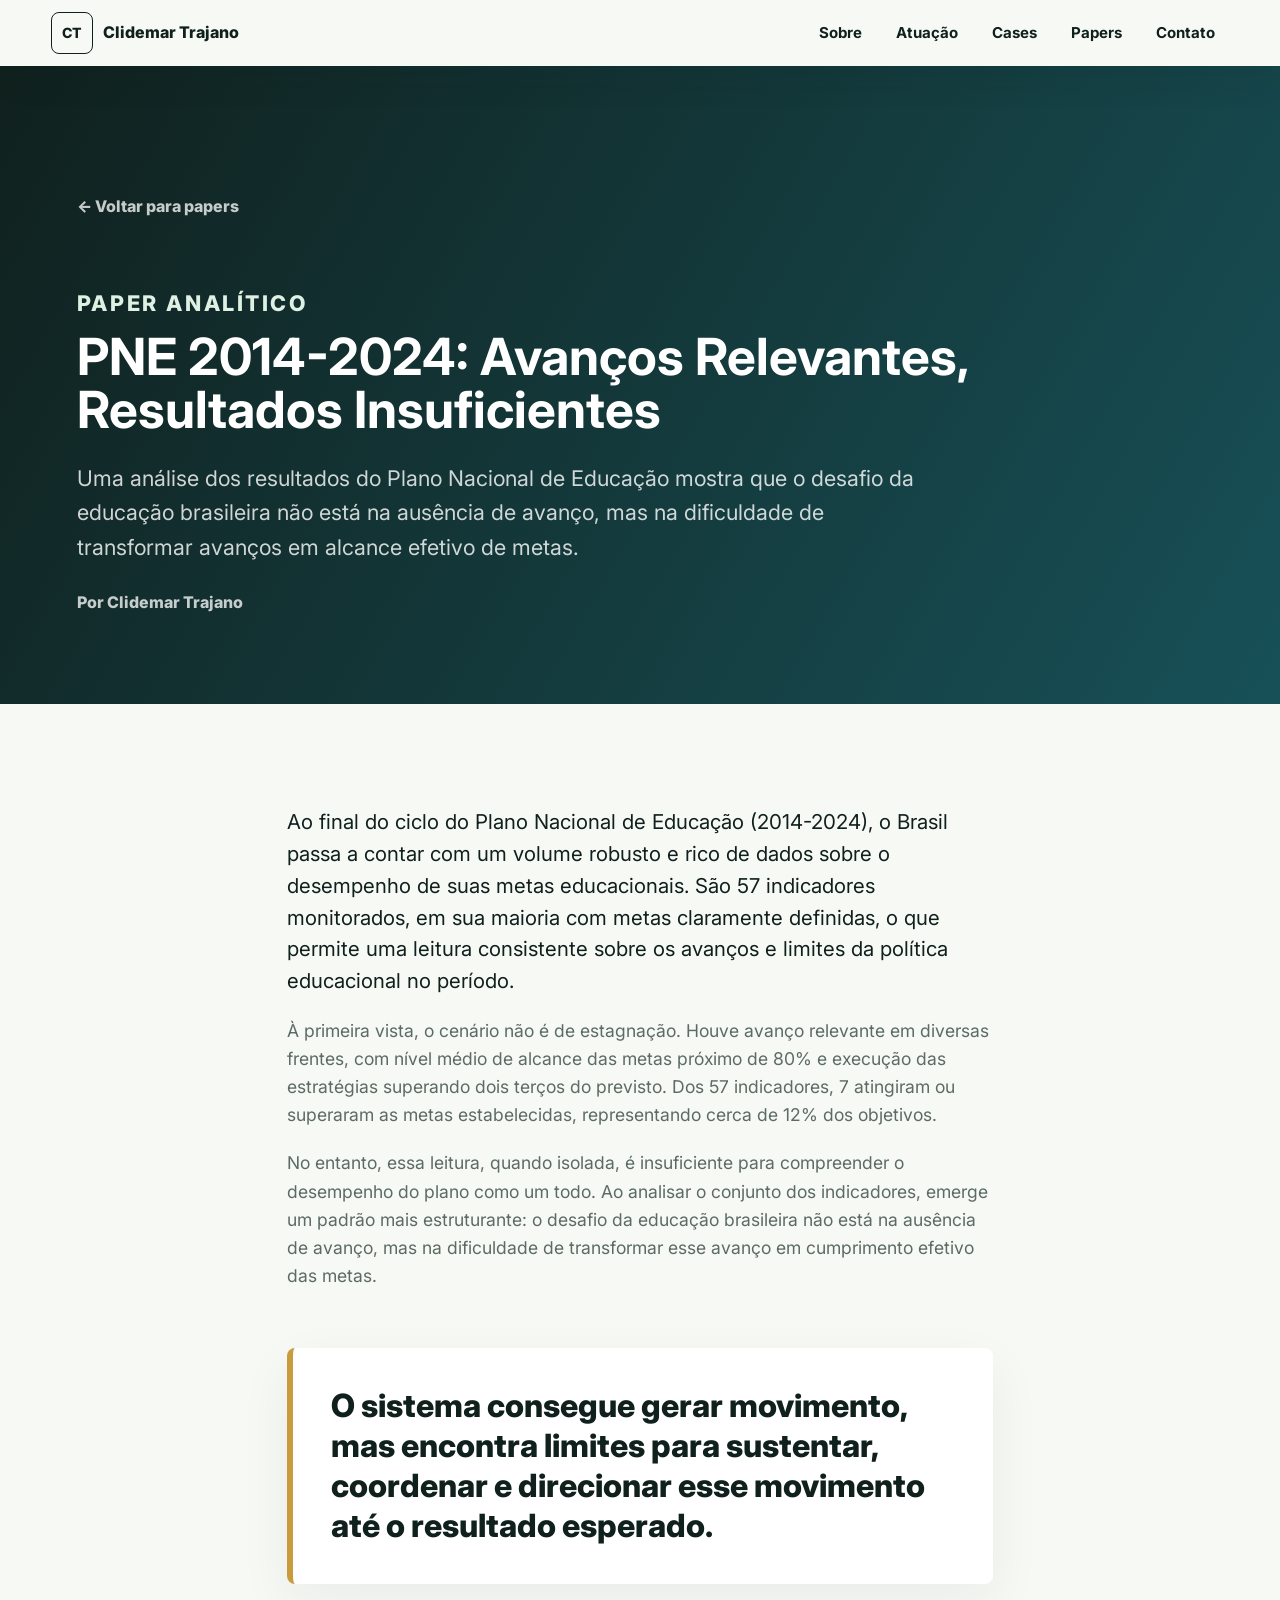
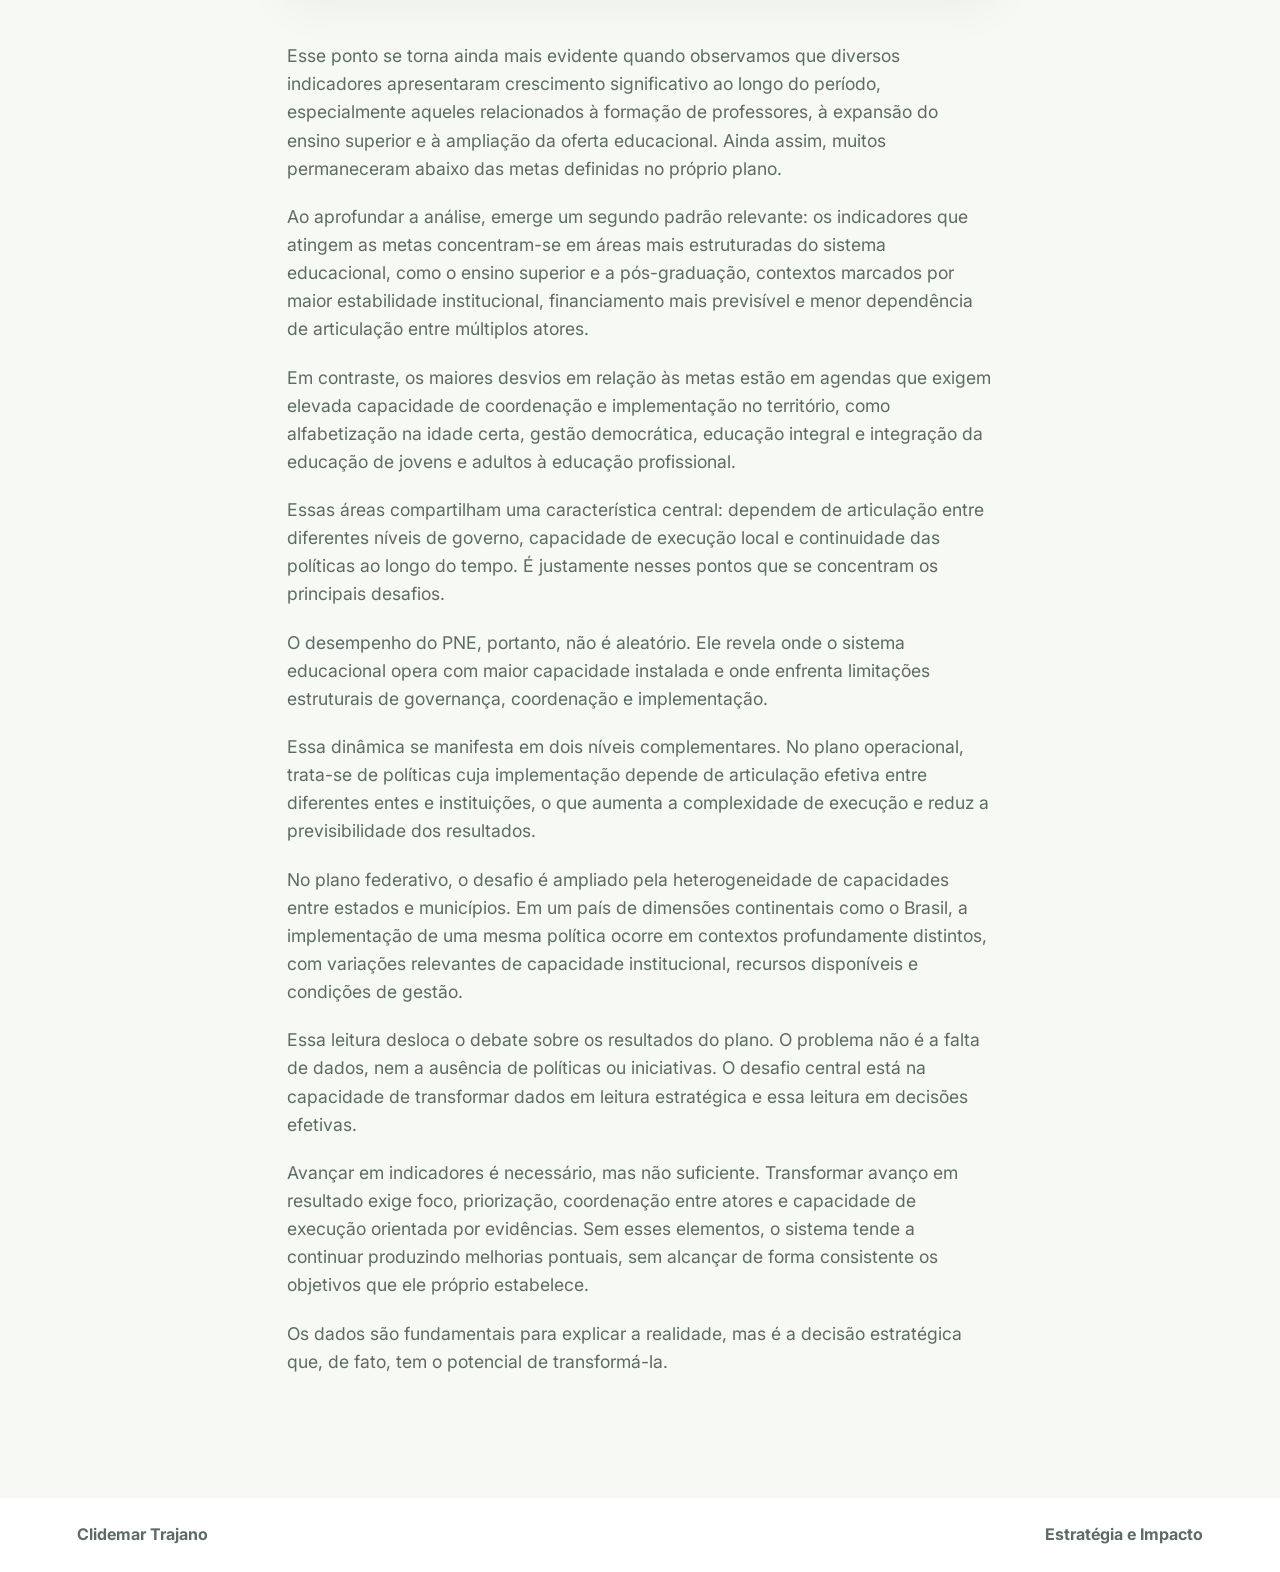
<file: pne-2014-2024.html>
<!doctype html>
<html lang="pt-BR">
  <head>
    <meta charset="utf-8">
    <meta name="viewport" content="width=device-width, initial-scale=1">
    <meta name="description" content="Paper analítico sobre os avanços e limites do Plano Nacional de Educação 2014-2024.">
    <meta name="theme-color" content="#102820">
    <title>PNE 2014-2024 | Clidemar Trajano</title>
    <link rel="preconnect" href="https://fonts.googleapis.com">
    <link rel="preconnect" href="https://fonts.gstatic.com" crossorigin>
    <link href="https://fonts.googleapis.com/css2?family=Inter:wght@400;500;600;700;800&display=swap" rel="stylesheet">
    <link rel="stylesheet" href="styles.css">
  </head>
  <body>
    <header class="site-header is-scrolled page-header" data-header>
      <a class="brand" href="index.html#inicio" aria-label="Ir para o início">
        <span class="brand-mark">CT</span>
        <span>Clidemar Trajano</span>
      </a>
      <button class="nav-toggle" type="button" aria-expanded="false" aria-controls="site-nav" data-nav-toggle>
        <span></span><span></span><span></span><span class="sr-only">Abrir menu</span>
      </button>
      <nav class="site-nav" id="site-nav" data-nav>
        <a href="index.html#sobre">Sobre</a>
        <a href="index.html#atuacao">Atuação</a>
        <a href="index.html#projetos">Cases</a>
        <a href="index.html#papers">Papers</a>
        <a href="index.html#contato">Contato</a>
      </nav>
    </header>

    <main class="content-page">
      <section class="article-hero paper-hero">
        <a class="back-link" href="index.html#papers">← Voltar para papers</a>
        <p class="eyebrow">Paper analítico</p>
        <h1>PNE 2014-2024: Avanços Relevantes, Resultados Insuficientes</h1>
        <p>
          Uma análise dos resultados do Plano Nacional de Educação mostra que o desafio da educação
          brasileira não está na ausência de avanço, mas na dificuldade de transformar avanços em
          alcance efetivo de metas.
        </p>
        <span class="author">Por Clidemar Trajano</span>
      </section>

      <article class="paper-body">
        <p>
          Ao final do ciclo do Plano Nacional de Educação (2014-2024), o Brasil passa a contar com
          um volume robusto e rico de dados sobre o desempenho de suas metas educacionais. São 57
          indicadores monitorados, em sua maioria com metas claramente definidas, o que permite uma
          leitura consistente sobre os avanços e limites da política educacional no período.
        </p>
        <p>
          À primeira vista, o cenário não é de estagnação. Houve avanço relevante em diversas frentes,
          com nível médio de alcance das metas próximo de 80% e execução das estratégias superando
          dois terços do previsto. Dos 57 indicadores, 7 atingiram ou superaram as metas estabelecidas,
          representando cerca de 12% dos objetivos.
        </p>
        <p>
          No entanto, essa leitura, quando isolada, é insuficiente para compreender o desempenho do
          plano como um todo. Ao analisar o conjunto dos indicadores, emerge um padrão mais estruturante:
          o desafio da educação brasileira não está na ausência de avanço, mas na dificuldade de
          transformar esse avanço em cumprimento efetivo das metas.
        </p>

        <blockquote>
          O sistema consegue gerar movimento, mas encontra limites para sustentar, coordenar e
          direcionar esse movimento até o resultado esperado.
        </blockquote>

        <p>
          Esse ponto se torna ainda mais evidente quando observamos que diversos indicadores
          apresentaram crescimento significativo ao longo do período, especialmente aqueles relacionados
          à formação de professores, à expansão do ensino superior e à ampliação da oferta educacional.
          Ainda assim, muitos permaneceram abaixo das metas definidas no próprio plano.
        </p>
        <p>
          Ao aprofundar a análise, emerge um segundo padrão relevante: os indicadores que atingem as
          metas concentram-se em áreas mais estruturadas do sistema educacional, como o ensino superior
          e a pós-graduação, contextos marcados por maior estabilidade institucional, financiamento mais
          previsível e menor dependência de articulação entre múltiplos atores.
        </p>
        <p>
          Em contraste, os maiores desvios em relação às metas estão em agendas que exigem elevada
          capacidade de coordenação e implementação no território, como alfabetização na idade certa,
          gestão democrática, educação integral e integração da educação de jovens e adultos à educação
          profissional.
        </p>
        <p>
          Essas áreas compartilham uma característica central: dependem de articulação entre diferentes
          níveis de governo, capacidade de execução local e continuidade das políticas ao longo do tempo.
          É justamente nesses pontos que se concentram os principais desafios.
        </p>
        <p>
          O desempenho do PNE, portanto, não é aleatório. Ele revela onde o sistema educacional opera
          com maior capacidade instalada e onde enfrenta limitações estruturais de governança,
          coordenação e implementação.
        </p>
        <p>
          Essa dinâmica se manifesta em dois níveis complementares. No plano operacional, trata-se de
          políticas cuja implementação depende de articulação efetiva entre diferentes entes e
          instituições, o que aumenta a complexidade de execução e reduz a previsibilidade dos resultados.
        </p>
        <p>
          No plano federativo, o desafio é ampliado pela heterogeneidade de capacidades entre estados
          e municípios. Em um país de dimensões continentais como o Brasil, a implementação de uma mesma
          política ocorre em contextos profundamente distintos, com variações relevantes de capacidade
          institucional, recursos disponíveis e condições de gestão.
        </p>
        <p>
          Essa leitura desloca o debate sobre os resultados do plano. O problema não é a falta de dados,
          nem a ausência de políticas ou iniciativas. O desafio central está na capacidade de transformar
          dados em leitura estratégica e essa leitura em decisões efetivas.
        </p>
        <p>
          Avançar em indicadores é necessário, mas não suficiente. Transformar avanço em resultado exige
          foco, priorização, coordenação entre atores e capacidade de execução orientada por evidências.
          Sem esses elementos, o sistema tende a continuar produzindo melhorias pontuais, sem alcançar
          de forma consistente os objetivos que ele próprio estabelece.
        </p>
        <p>
          Os dados são fundamentais para explicar a realidade, mas é a decisão estratégica que, de fato,
          tem o potencial de transformá-la.
        </p>
      </article>
    </main>

    <footer class="footer">
      <span>Clidemar Trajano</span>
      <span>Estratégia e Impacto</span>
    </footer>
    <script src="script.js"></script>
  </body>
</html>
</file>
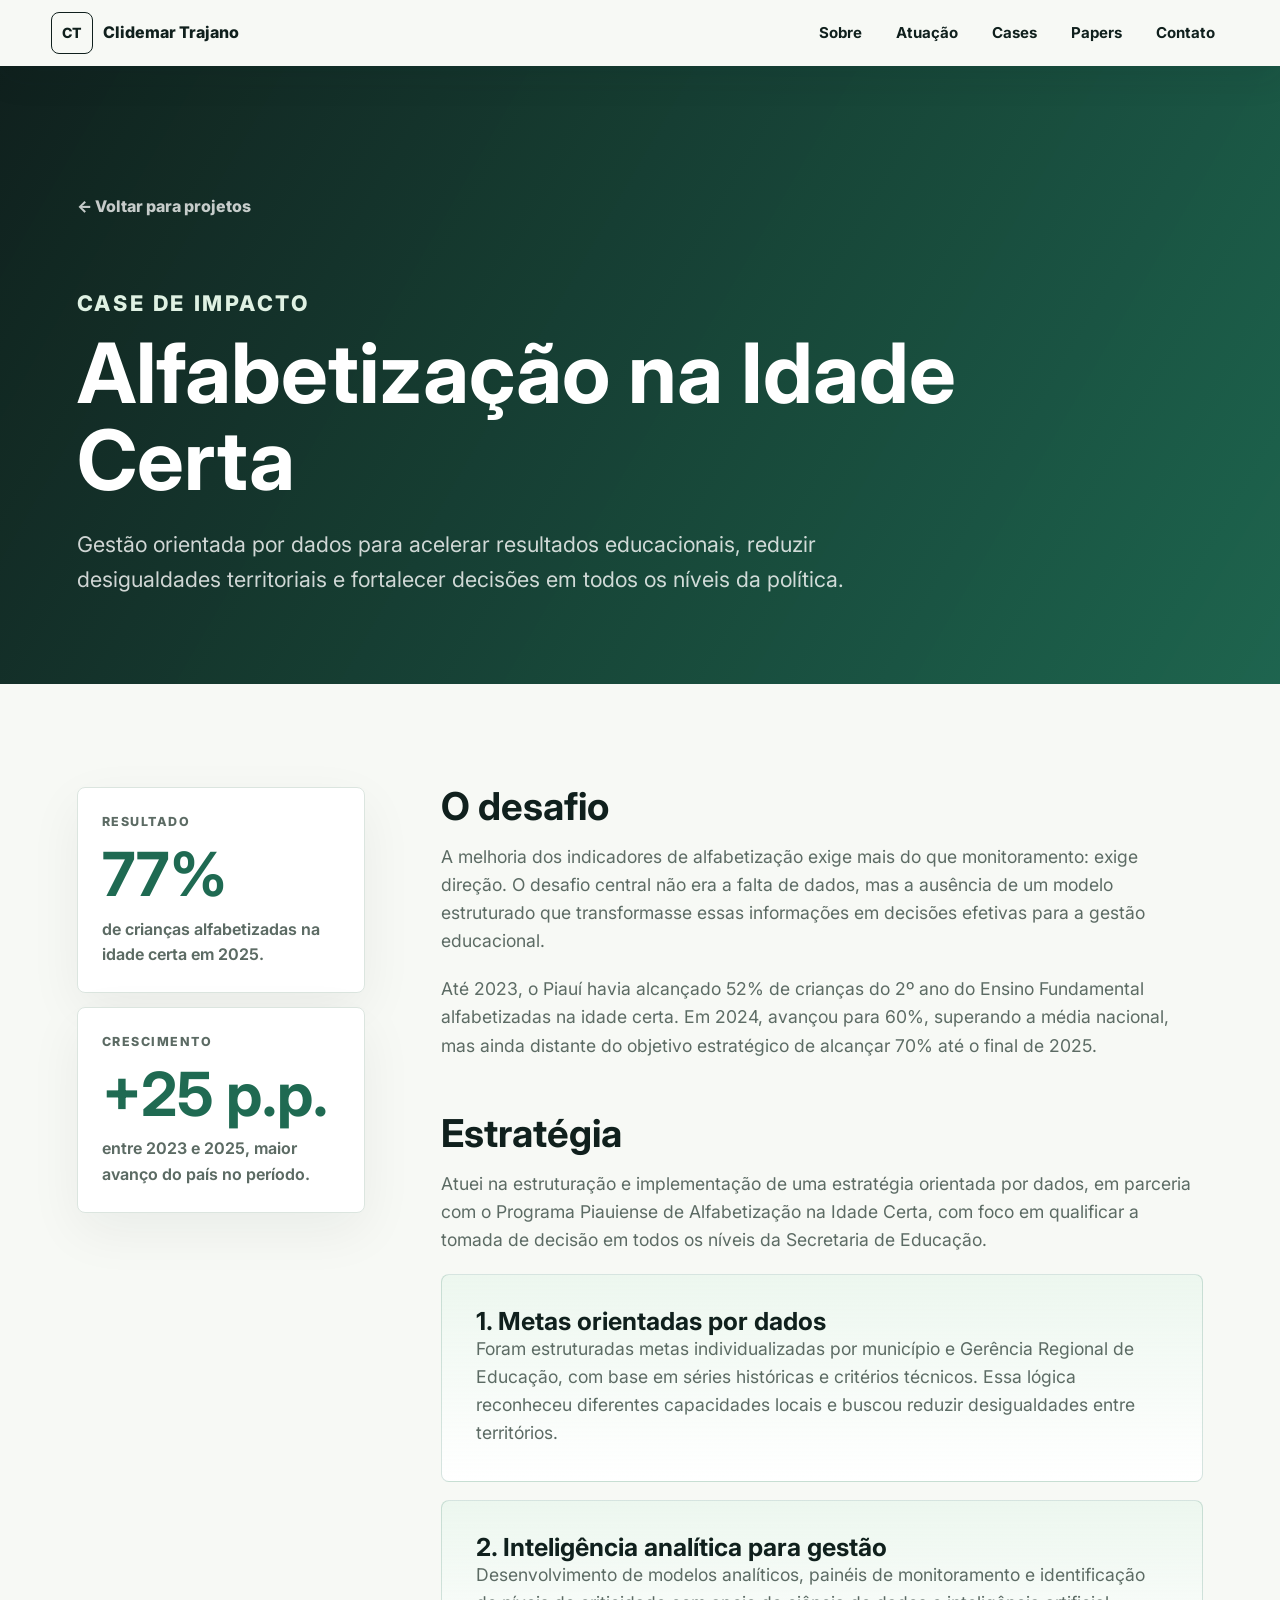
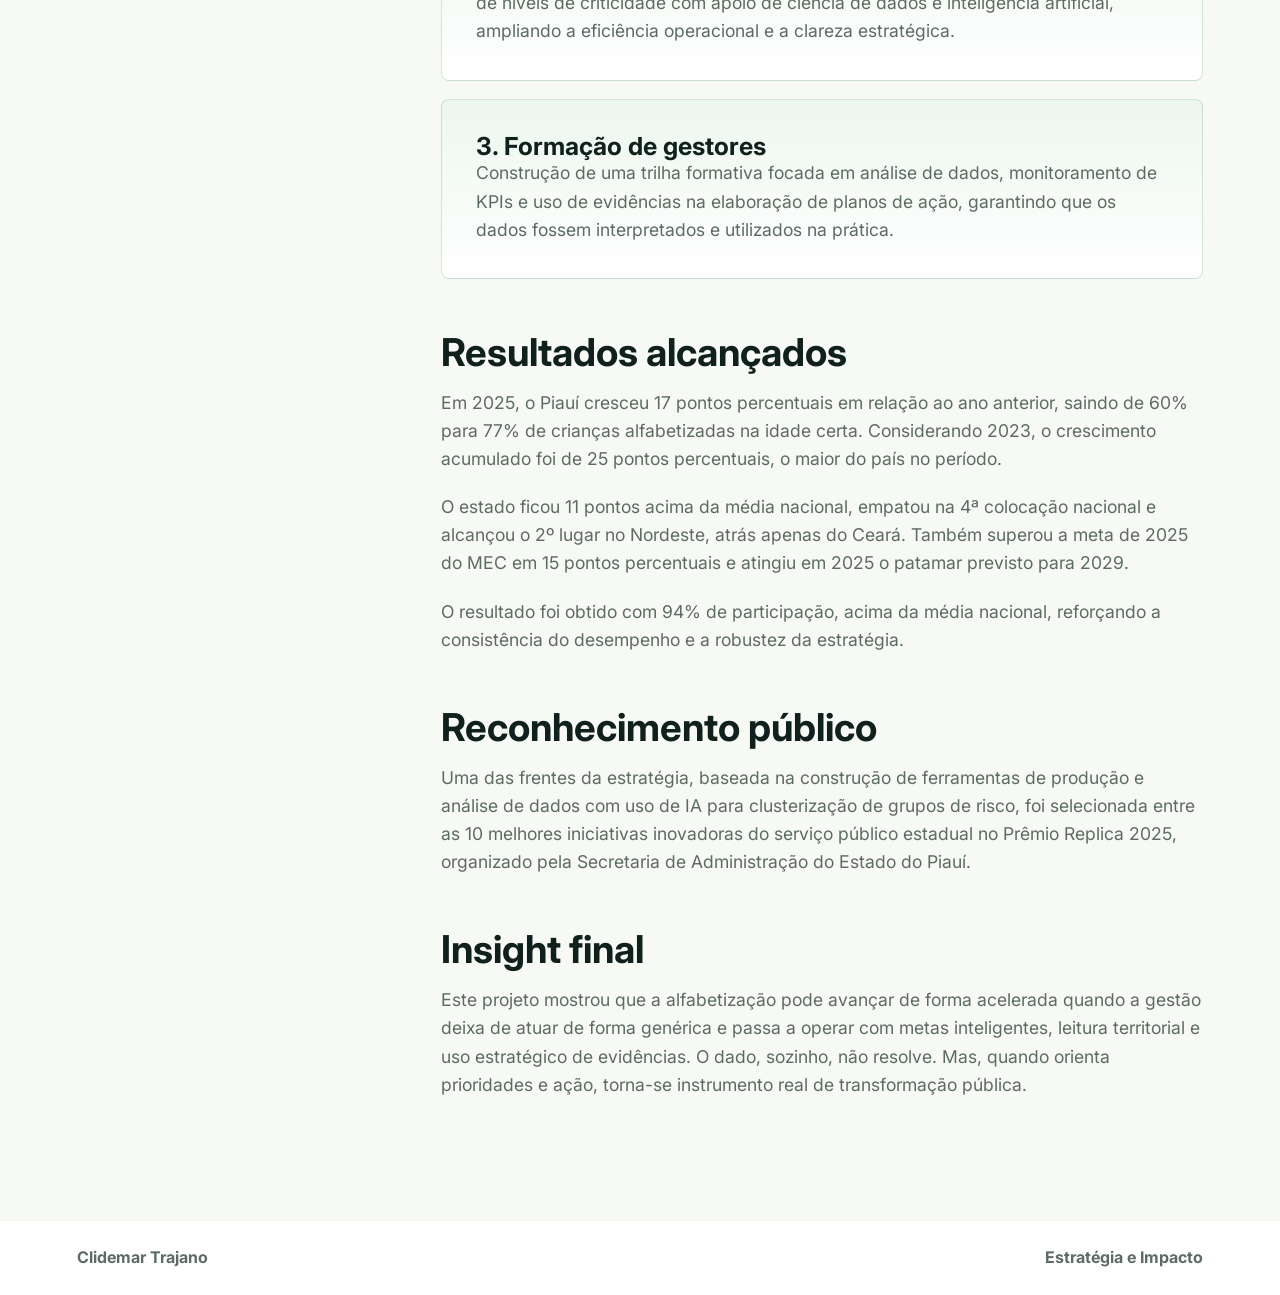
<file: ppaic.html>
<!doctype html>
<html lang="pt-BR">
  <head>
    <meta charset="utf-8">
    <meta name="viewport" content="width=device-width, initial-scale=1">
    <meta name="description" content="Case PPAIC: gestão orientada por dados para transformação dos resultados de alfabetização no Piauí.">
    <meta name="theme-color" content="#102820">
    <title>Alfabetização na Idade Certa | Clidemar Trajano</title>
    <link rel="preconnect" href="https://fonts.googleapis.com">
    <link rel="preconnect" href="https://fonts.gstatic.com" crossorigin>
    <link href="https://fonts.googleapis.com/css2?family=Inter:wght@400;500;600;700;800&display=swap" rel="stylesheet">
    <link rel="stylesheet" href="styles.css">
  </head>
  <body>
    <header class="site-header is-scrolled page-header" data-header>
      <a class="brand" href="index.html#inicio" aria-label="Ir para o início">
        <span class="brand-mark">CT</span>
        <span>Clidemar Trajano</span>
      </a>
      <button class="nav-toggle" type="button" aria-expanded="false" aria-controls="site-nav" data-nav-toggle>
        <span></span><span></span><span></span><span class="sr-only">Abrir menu</span>
      </button>
      <nav class="site-nav" id="site-nav" data-nav>
        <a href="index.html#sobre">Sobre</a>
        <a href="index.html#atuacao">Atuação</a>
        <a href="index.html#projetos">Cases</a>
        <a href="index.html#papers">Papers</a>
        <a href="index.html#contato">Contato</a>
      </nav>
    </header>

    <main class="content-page">
      <section class="article-hero">
        <a class="back-link" href="index.html#projetos">← Voltar para projetos</a>
        <p class="eyebrow">Case de impacto</p>
        <h1>Alfabetização na Idade Certa</h1>
        <p>
          Gestão orientada por dados para acelerar resultados educacionais, reduzir desigualdades
          territoriais e fortalecer decisões em todos os níveis da política.
        </p>
      </section>

      <section class="article-layout">
        <aside class="article-aside">
          <div class="aside-card">
            <span class="kicker">Resultado</span>
            <strong>77%</strong>
            <p>de crianças alfabetizadas na idade certa em 2025.</p>
          </div>
          <div class="aside-card">
            <span class="kicker">Crescimento</span>
            <strong>+25 p.p.</strong>
            <p>entre 2023 e 2025, maior avanço do país no período.</p>
          </div>
        </aside>

        <article class="article-body">
          <h2>O desafio</h2>
          <p>
            A melhoria dos indicadores de alfabetização exige mais do que monitoramento: exige
            direção. O desafio central não era a falta de dados, mas a ausência de um modelo
            estruturado que transformasse essas informações em decisões efetivas para a gestão
            educacional.
          </p>
          <p>
            Até 2023, o Piauí havia alcançado 52% de crianças do 2º ano do Ensino Fundamental
            alfabetizadas na idade certa. Em 2024, avançou para 60%, superando a média nacional,
            mas ainda distante do objetivo estratégico de alcançar 70% até o final de 2025.
          </p>

          <h2>Estratégia</h2>
          <p>
            Atuei na estruturação e implementação de uma estratégia orientada por dados, em parceria
            com o Programa Piauiense de Alfabetização na Idade Certa, com foco em qualificar a
            tomada de decisão em todos os níveis da Secretaria de Educação.
          </p>

          <div class="article-callout">
            <h3>1. Metas orientadas por dados</h3>
            <p>
              Foram estruturadas metas individualizadas por município e Gerência Regional de Educação,
              com base em séries históricas e critérios técnicos. Essa lógica reconheceu diferentes
              capacidades locais e buscou reduzir desigualdades entre territórios.
            </p>
          </div>

          <div class="article-callout">
            <h3>2. Inteligência analítica para gestão</h3>
            <p>
              Desenvolvimento de modelos analíticos, painéis de monitoramento e identificação de
              níveis de criticidade com apoio de ciência de dados e inteligência artificial, ampliando
              a eficiência operacional e a clareza estratégica.
            </p>
          </div>

          <div class="article-callout">
            <h3>3. Formação de gestores</h3>
            <p>
              Construção de uma trilha formativa focada em análise de dados, monitoramento de KPIs e
              uso de evidências na elaboração de planos de ação, garantindo que os dados fossem
              interpretados e utilizados na prática.
            </p>
          </div>

          <h2>Resultados alcançados</h2>
          <p>
            Em 2025, o Piauí cresceu 17 pontos percentuais em relação ao ano anterior, saindo de 60%
            para 77% de crianças alfabetizadas na idade certa. Considerando 2023, o crescimento
            acumulado foi de 25 pontos percentuais, o maior do país no período.
          </p>
          <p>
            O estado ficou 11 pontos acima da média nacional, empatou na 4ª colocação nacional e
            alcançou o 2º lugar no Nordeste, atrás apenas do Ceará. Também superou a meta de 2025
            do MEC em 15 pontos percentuais e atingiu em 2025 o patamar previsto para 2029.
          </p>
          <p>
            O resultado foi obtido com 94% de participação, acima da média nacional, reforçando a
            consistência do desempenho e a robustez da estratégia.
          </p>

          <h2>Reconhecimento público</h2>
          <p>
            Uma das frentes da estratégia, baseada na construção de ferramentas de produção e análise
            de dados com uso de IA para clusterização de grupos de risco, foi selecionada entre as
            10 melhores iniciativas inovadoras do serviço público estadual no Prêmio Replica 2025,
            organizado pela Secretaria de Administração do Estado do Piauí.
          </p>

          <h2>Insight final</h2>
          <p>
            Este projeto mostrou que a alfabetização pode avançar de forma acelerada quando a gestão
            deixa de atuar de forma genérica e passa a operar com metas inteligentes, leitura
            territorial e uso estratégico de evidências. O dado, sozinho, não resolve. Mas, quando
            orienta prioridades e ação, torna-se instrumento real de transformação pública.
          </p>
        </article>
      </section>
    </main>

    <footer class="footer">
      <span>Clidemar Trajano</span>
      <span>Estratégia e Impacto</span>
    </footer>
    <script src="script.js"></script>
  </body>
</html>
</file>
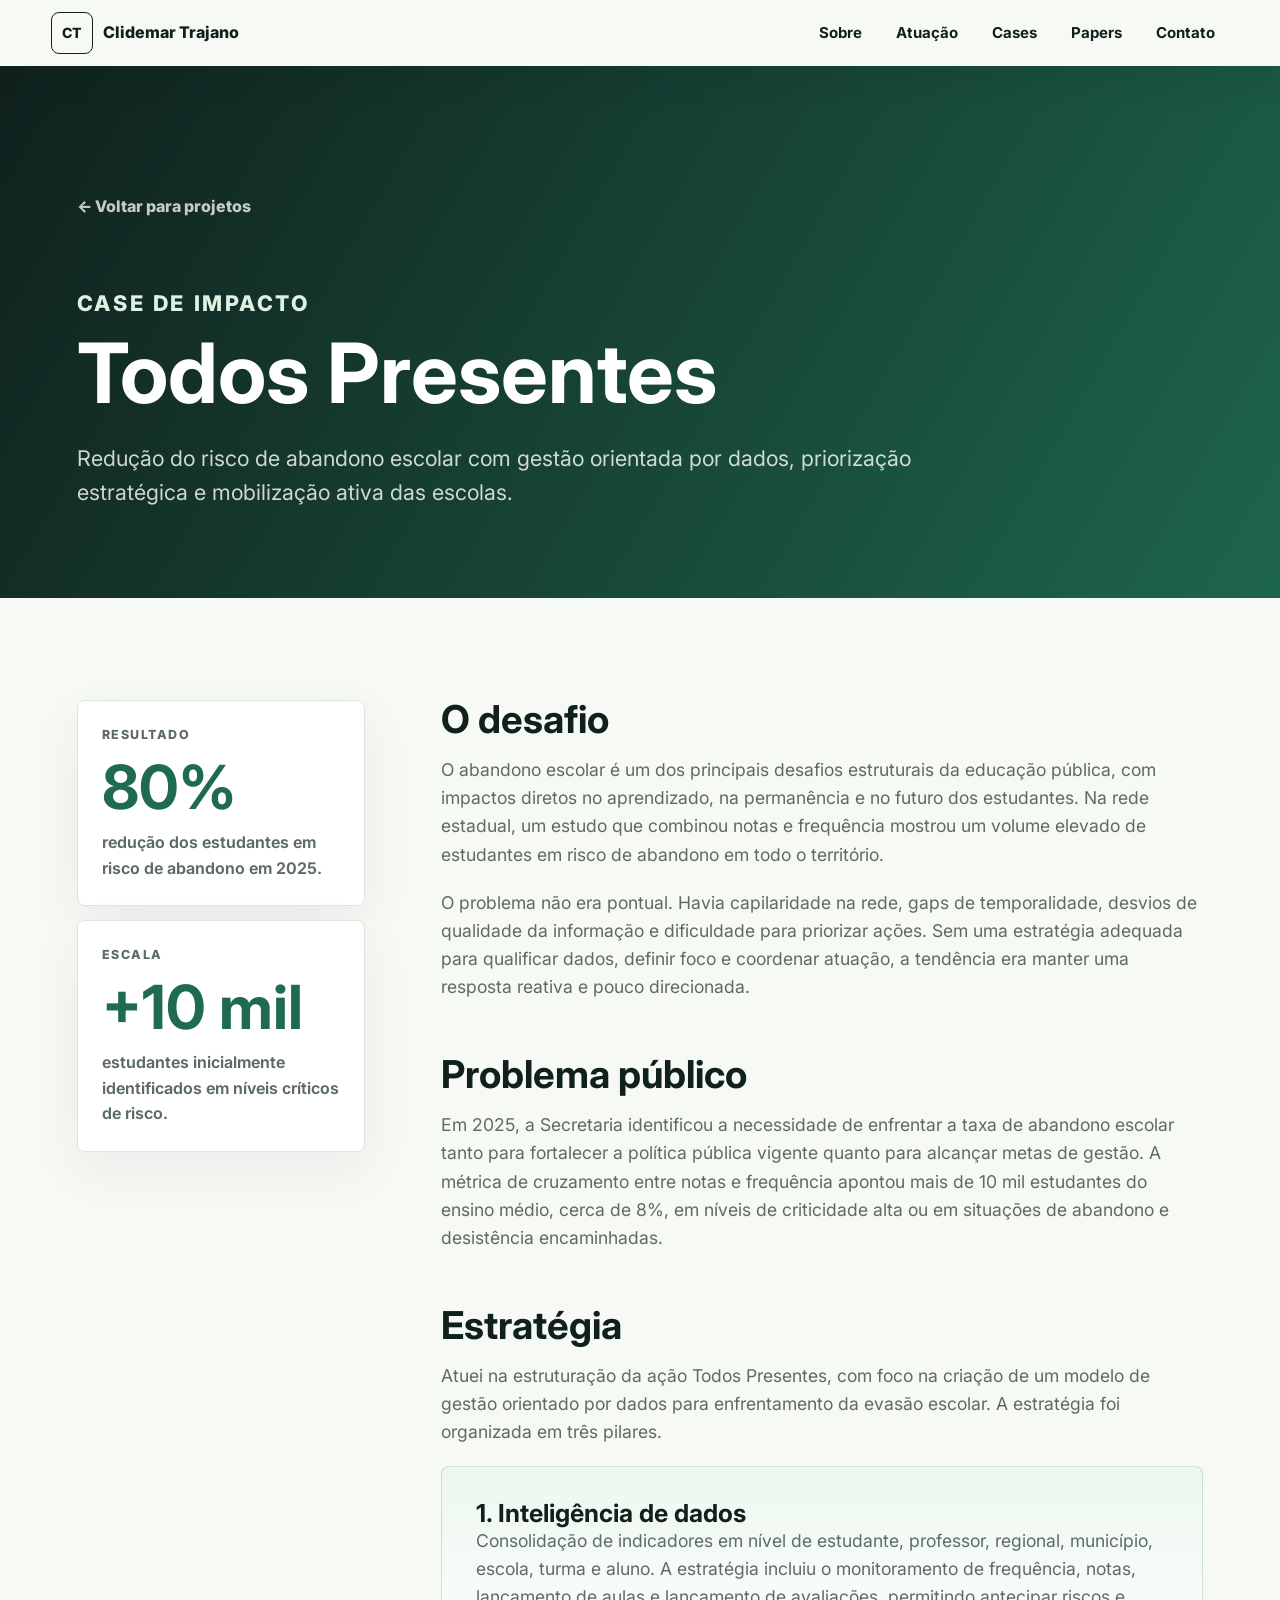
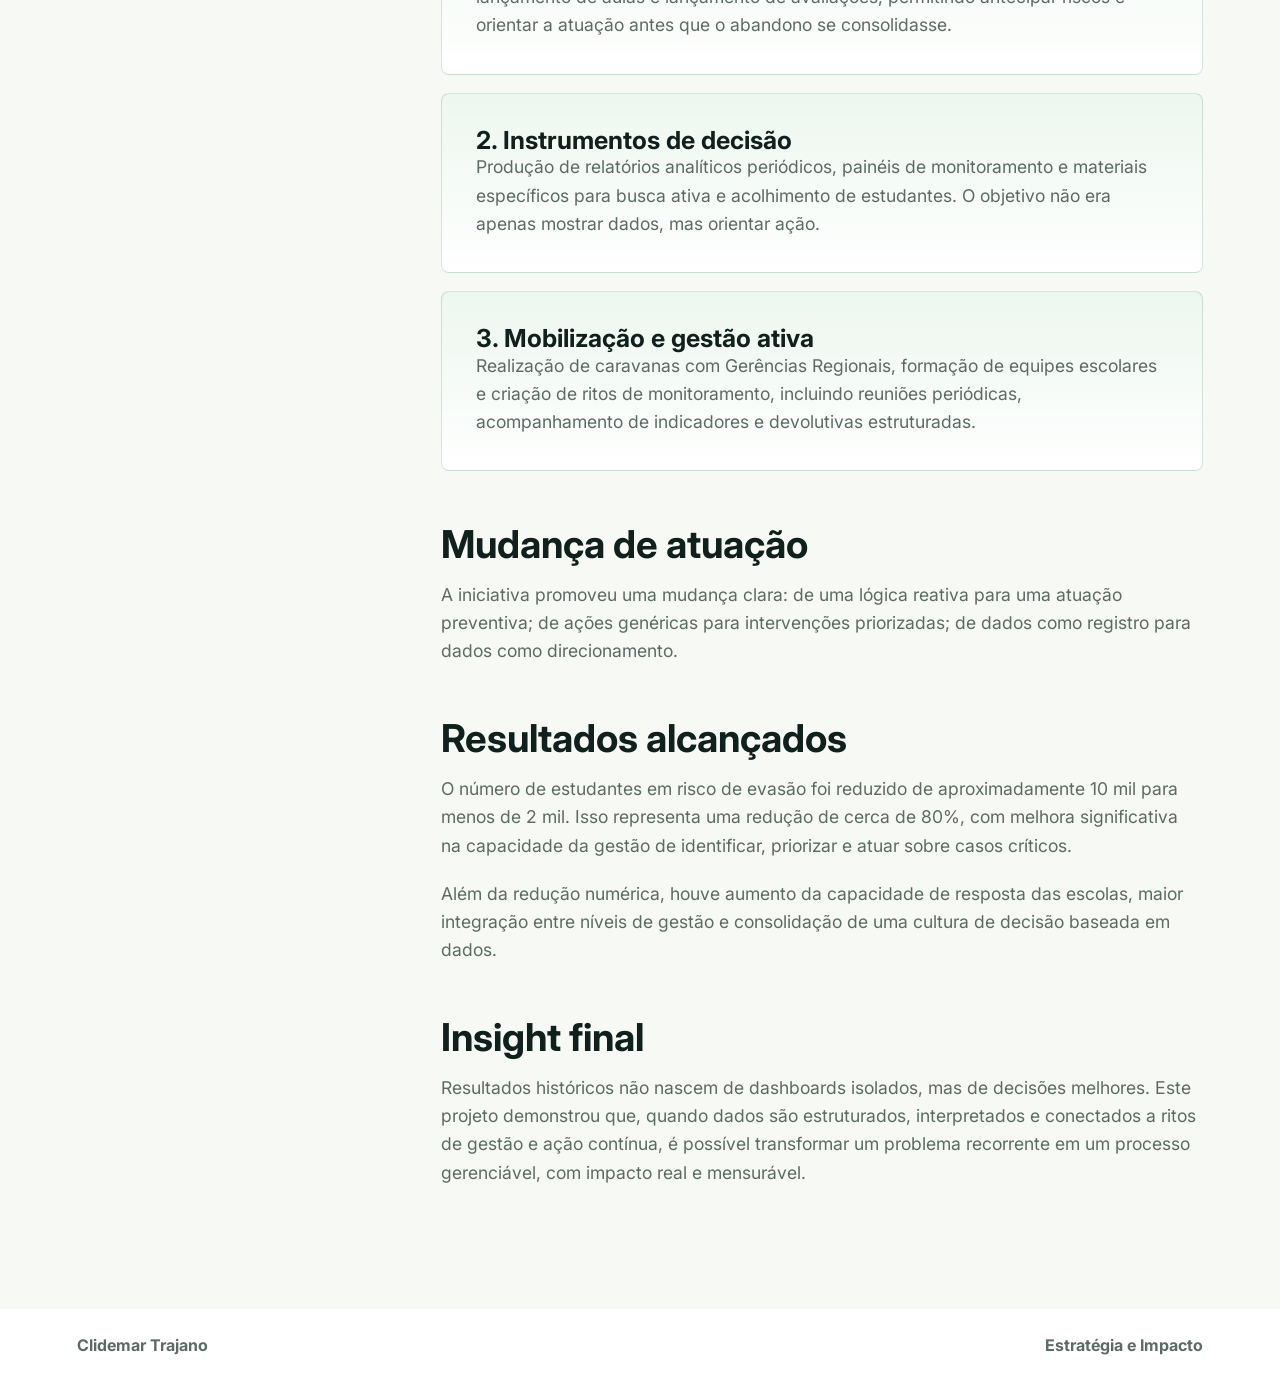
<file: todos-presentes.html>
<!doctype html>
<html lang="pt-BR">
  <head>
    <meta charset="utf-8">
    <meta name="viewport" content="width=device-width, initial-scale=1">
    <meta name="description" content="Case Todos Presentes: redução do risco de abandono escolar com gestão orientada por dados.">
    <meta name="theme-color" content="#102820">
    <title>Todos Presentes | Clidemar Trajano</title>
    <link rel="preconnect" href="https://fonts.googleapis.com">
    <link rel="preconnect" href="https://fonts.gstatic.com" crossorigin>
    <link href="https://fonts.googleapis.com/css2?family=Inter:wght@400;500;600;700;800&display=swap" rel="stylesheet">
    <link rel="stylesheet" href="styles.css">
  </head>
  <body>
    <header class="site-header is-scrolled page-header" data-header>
      <a class="brand" href="index.html#inicio" aria-label="Ir para o início">
        <span class="brand-mark">CT</span>
        <span>Clidemar Trajano</span>
      </a>
      <button class="nav-toggle" type="button" aria-expanded="false" aria-controls="site-nav" data-nav-toggle>
        <span></span><span></span><span></span><span class="sr-only">Abrir menu</span>
      </button>
      <nav class="site-nav" id="site-nav" data-nav>
        <a href="index.html#sobre">Sobre</a>
        <a href="index.html#atuacao">Atuação</a>
        <a href="index.html#projetos">Cases</a>
        <a href="index.html#papers">Papers</a>
        <a href="index.html#contato">Contato</a>
      </nav>
    </header>

    <main class="content-page">
      <section class="article-hero">
        <a class="back-link" href="index.html#projetos">← Voltar para projetos</a>
        <p class="eyebrow">Case de impacto</p>
        <h1>Todos Presentes</h1>
        <p>
          Redução do risco de abandono escolar com gestão orientada por dados,
          priorização estratégica e mobilização ativa das escolas.
        </p>
      </section>

      <section class="article-layout">
        <aside class="article-aside">
          <div class="aside-card">
            <span class="kicker">Resultado</span>
            <strong>80%</strong>
            <p>redução dos estudantes em risco de abandono em 2025.</p>
          </div>
          <div class="aside-card">
            <span class="kicker">Escala</span>
            <strong>+10 mil</strong>
            <p>estudantes inicialmente identificados em níveis críticos de risco.</p>
          </div>
        </aside>

        <article class="article-body">
          <h2>O desafio</h2>
          <p>
            O abandono escolar é um dos principais desafios estruturais da educação pública,
            com impactos diretos no aprendizado, na permanência e no futuro dos estudantes.
            Na rede estadual, um estudo que combinou notas e frequência mostrou um volume
            elevado de estudantes em risco de abandono em todo o território.
          </p>
          <p>
            O problema não era pontual. Havia capilaridade na rede, gaps de temporalidade,
            desvios de qualidade da informação e dificuldade para priorizar ações. Sem uma
            estratégia adequada para qualificar dados, definir foco e coordenar atuação, a
            tendência era manter uma resposta reativa e pouco direcionada.
          </p>

          <h2>Problema público</h2>
          <p>
            Em 2025, a Secretaria identificou a necessidade de enfrentar a taxa de abandono
            escolar tanto para fortalecer a política pública vigente quanto para alcançar metas
            de gestão. A métrica de cruzamento entre notas e frequência apontou mais de 10 mil
            estudantes do ensino médio, cerca de 8%, em níveis de criticidade alta ou em situações
            de abandono e desistência encaminhadas.
          </p>

          <h2>Estratégia</h2>
          <p>
            Atuei na estruturação da ação Todos Presentes, com foco na criação de um modelo de
            gestão orientado por dados para enfrentamento da evasão escolar. A estratégia foi
            organizada em três pilares.
          </p>

          <div class="article-callout">
            <h3>1. Inteligência de dados</h3>
            <p>
              Consolidação de indicadores em nível de estudante, professor, regional, município,
              escola, turma e aluno. A estratégia incluiu o monitoramento de frequência, notas,
              lançamento de aulas e lançamento de avaliações, permitindo antecipar riscos e orientar
              a atuação antes que o abandono se consolidasse.
            </p>
          </div>

          <div class="article-callout">
            <h3>2. Instrumentos de decisão</h3>
            <p>
              Produção de relatórios analíticos periódicos, painéis de monitoramento e materiais
              específicos para busca ativa e acolhimento de estudantes. O objetivo não era apenas
              mostrar dados, mas orientar ação.
            </p>
          </div>

          <div class="article-callout">
            <h3>3. Mobilização e gestão ativa</h3>
            <p>
              Realização de caravanas com Gerências Regionais, formação de equipes escolares e
              criação de ritos de monitoramento, incluindo reuniões periódicas, acompanhamento de
              indicadores e devolutivas estruturadas.
            </p>
          </div>

          <h2>Mudança de atuação</h2>
          <p>
            A iniciativa promoveu uma mudança clara: de uma lógica reativa para uma atuação
            preventiva; de ações genéricas para intervenções priorizadas; de dados como registro
            para dados como direcionamento.
          </p>

          <h2>Resultados alcançados</h2>
          <p>
            O número de estudantes em risco de evasão foi reduzido de aproximadamente 10 mil para
            menos de 2 mil. Isso representa uma redução de cerca de 80%, com melhora significativa
            na capacidade da gestão de identificar, priorizar e atuar sobre casos críticos.
          </p>
          <p>
            Além da redução numérica, houve aumento da capacidade de resposta das escolas, maior
            integração entre níveis de gestão e consolidação de uma cultura de decisão baseada em dados.
          </p>

          <h2>Insight final</h2>
          <p>
            Resultados históricos não nascem de dashboards isolados, mas de decisões melhores. Este
            projeto demonstrou que, quando dados são estruturados, interpretados e conectados a ritos
            de gestão e ação contínua, é possível transformar um problema recorrente em um processo
            gerenciável, com impacto real e mensurável.
          </p>
        </article>
      </section>
    </main>

    <footer class="footer">
      <span>Clidemar Trajano</span>
      <span>Estratégia e Impacto</span>
    </footer>
    <script src="script.js"></script>
  </body>
</html>
</file>
<file: styles.css>
:root {
  --ink: #10201d;
  --muted: #5c6b64;
  --line: #dbe5df;
  --paper: #f7f9f5;
  --white: #ffffff;
  --forest: #10382f;
  --green: #1f6a52;
  --mint: #dff1e3;
  --gold: #c89b3c;
  --sky: #d9edf2;
  --shadow: 0 22px 70px rgba(16, 32, 29, 0.14);
}

* {
  box-sizing: border-box;
}

html {
  scroll-behavior: smooth;
}

body {
  margin: 0;
  color: var(--ink);
  background: var(--paper);
  font-family: "Inter", Arial, sans-serif;
  line-height: 1.6;
  overflow-x: hidden;
}

body.nav-open {
  overflow: hidden;
}

a {
  color: inherit;
}

img {
  display: block;
  max-width: 100%;
}

.sr-only {
  position: absolute;
  width: 1px;
  height: 1px;
  padding: 0;
  margin: -1px;
  overflow: hidden;
  clip: rect(0, 0, 0, 0);
  border: 0;
}

.site-header {
  position: fixed;
  top: 0;
  left: 0;
  z-index: 50;
  display: flex;
  width: 100%;
  align-items: center;
  justify-content: space-between;
  gap: 24px;
  padding: 18px clamp(20px, 4vw, 56px);
  color: var(--white);
  transition: background 180ms ease, color 180ms ease, box-shadow 180ms ease, padding 180ms ease;
}

.site-header.is-scrolled {
  padding-block: 12px;
  color: var(--ink);
  background: rgba(247, 249, 245, 0.92);
  box-shadow: 0 12px 34px rgba(16, 32, 29, 0.09);
  backdrop-filter: blur(14px);
}

.site-header.page-header {
  position: sticky;
}

.brand,
.site-nav {
  display: flex;
  align-items: center;
}

.brand {
  gap: 10px;
  text-decoration: none;
  font-weight: 800;
  letter-spacing: 0;
}

.brand-mark {
  display: grid;
  width: 42px;
  height: 42px;
  place-items: center;
  border: 1px solid currentColor;
  border-radius: 8px;
  font-size: 0.88rem;
}

.site-nav {
  gap: 6px;
}

.site-nav a {
  min-height: 40px;
  padding: 9px 14px;
  border-radius: 8px;
  text-decoration: none;
  font-weight: 700;
  font-size: 0.94rem;
}

.site-nav a:hover,
.site-nav a:focus-visible {
  background: rgba(255, 255, 255, 0.18);
  outline: none;
}

.site-header.is-scrolled .site-nav a:hover,
.site-header.is-scrolled .site-nav a:focus-visible {
  background: rgba(31, 106, 82, 0.1);
}

.nav-toggle {
  display: none;
  flex-shrink: 0;
  width: 44px;
  height: 44px;
  border: 1px solid currentColor;
  border-radius: 8px;
  color: inherit;
  background: transparent;
  place-items: center;
}

.nav-toggle span:not(.sr-only) {
  display: block;
  width: 18px;
  height: 2px;
  margin: 2px 0;
  background: currentColor;
}

.hero {
  position: relative;
  display: grid;
  min-height: 92vh;
  align-items: end;
  padding: 132px clamp(20px, 6vw, 84px) 78px;
  color: var(--white);
  isolation: isolate;
}

.hero::after {
  position: absolute;
  inset: 0;
  z-index: -1;
  content: "";
  background:
    linear-gradient(90deg, rgba(16, 32, 29, 0.9) 0%, rgba(16, 32, 29, 0.68) 45%, rgba(16, 32, 29, 0.28) 100%),
    linear-gradient(0deg, rgba(16, 32, 29, 0.44), transparent 42%);
}

.hero-media {
  position: absolute;
  inset: 0;
  z-index: -2;
  overflow: hidden;
  background: var(--forest);
}

.hero-media img {
  width: 100%;
  height: 100%;
  object-fit: cover;
  filter: saturate(0.86) contrast(1.06);
}

.hero-content {
  width: min(760px, 100%);
}

.eyebrow {
  margin: 0 0 12px;
  color: var(--green);
  font-size: 0.78rem;
  font-weight: 800;
  letter-spacing: 0.12em;
  text-transform: uppercase;
}

.hero .eyebrow {
  color: var(--mint);
}

h1,
h2,
h3,
p,
span {
  overflow-wrap: anywhere;
}

h1,
h2,
h3 {
  margin: 0;
  line-height: 1.04;
  letter-spacing: 0;
}

h1 {
  max-width: 720px;
  font-size: clamp(3rem, 8vw, 6.8rem);
}

h2 {
  font-size: clamp(2rem, 4vw, 4rem);
}

h3 {
  font-size: clamp(1.35rem, 2.2vw, 2rem);
}

.hero-copy {
  max-width: 690px;
  margin: 24px 0 0;
  font-size: clamp(1.1rem, 2vw, 1.35rem);
  color: rgba(255, 255, 255, 0.86);
}

.hero-actions,
.contact-actions {
  display: flex;
  flex-wrap: wrap;
  gap: 12px;
  margin-top: 34px;
}

.button {
  display: inline-flex;
  min-height: 48px;
  align-items: center;
  justify-content: center;
  gap: 10px;
  padding: 12px 18px;
  border: 1px solid transparent;
  border-radius: 8px;
  text-decoration: none;
  font-weight: 800;
}

.button.primary {
  color: var(--forest);
  background: var(--mint);
}

.button.secondary {
  color: var(--white);
  border-color: rgba(255, 255, 255, 0.42);
  background: rgba(255, 255, 255, 0.1);
}

.button:hover,
.button:focus-visible {
  transform: translateY(-1px);
  outline: none;
}

.button-icon {
  width: 20px;
  height: 20px;
  fill: none;
  stroke: currentColor;
  stroke-width: 2;
  stroke-linecap: round;
  stroke-linejoin: round;
}

.metrics {
  display: grid;
  grid-template-columns: repeat(3, 1fr);
  gap: 1px;
  background: var(--line);
  border-bottom: 1px solid var(--line);
}

.metrics article {
  min-height: 176px;
  padding: clamp(24px, 4vw, 42px);
  background: var(--white);
}

.metrics strong {
  display: block;
  color: var(--green);
  font-size: clamp(2.5rem, 6vw, 4.6rem);
  line-height: 1;
}

.metrics span {
  display: block;
  max-width: 430px;
  margin-top: 12px;
  color: var(--muted);
  font-weight: 600;
}

.section {
  padding: clamp(76px, 10vw, 136px) clamp(20px, 6vw, 84px);
}

.split {
  display: grid;
  grid-template-columns: minmax(0, 0.82fr) minmax(0, 1fr);
  gap: clamp(36px, 6vw, 92px);
  align-items: start;
}

.prose {
  color: var(--muted);
  font-size: 1.08rem;
}

.prose p:first-child {
  margin-top: 0;
}

.about-intro {
  display: grid;
  gap: 26px;
}


.section-heading {
  max-width: 850px;
  margin-bottom: 42px;
}

.section-heading.compact {
  max-width: 980px;
}

.project-grid,
.paper-grid,
.service-grid {
  display: grid;
  grid-template-columns: repeat(2, minmax(0, 1fr));
  gap: 18px;
}

.paper-grid {
  grid-template-columns: repeat(3, minmax(0, 1fr));
}

.project-card,
.paper-card,
.service-grid article {
  min-height: 420px;
  padding: clamp(24px, 4vw, 42px);
  border: 1px solid var(--line);
  border-radius: 8px;
  background: var(--white);
  box-shadow: 0 18px 54px rgba(16, 32, 29, 0.06);
}

.services {
  background: var(--white);
}

.service-grid article {
  min-height: 320px;
  background:
    linear-gradient(180deg, rgba(217, 237, 242, 0.52), rgba(255, 255, 255, 0) 56%),
    var(--white);
}

.service-icon {
  display: grid;
  width: 42px;
  height: 42px;
  place-items: center;
  margin-bottom: 58px;
  border: 1px solid rgba(31, 106, 82, 0.22);
  border-radius: 8px;
  color: var(--green);
  background: var(--mint);
  font-size: 1.2rem;
  font-weight: 800;
}

.service-icon svg {
  width: 22px;
  height: 22px;
  fill: none;
  stroke: currentColor;
  stroke-width: 1.9;
  stroke-linecap: round;
  stroke-linejoin: round;
}

.service-grid p {
  color: var(--muted);
}

.project-card.featured {
  color: var(--white);
  border-color: transparent;
  background:
    linear-gradient(140deg, rgba(16, 56, 47, 0.96), rgba(31, 106, 82, 0.96)),
    var(--forest);
  box-shadow: var(--shadow);
}

.project-card-top {
  display: flex;
  align-items: center;
  justify-content: space-between;
  gap: 16px;
  margin-bottom: 52px;
}

.tag {
  display: inline-flex;
  width: fit-content;
  min-height: 30px;
  align-items: center;
  padding: 5px 10px;
  border: 1px solid rgba(31, 106, 82, 0.24);
  border-radius: 999px;
  color: var(--green);
  background: rgba(223, 241, 227, 0.55);
  font-size: 0.78rem;
  font-weight: 800;
}

.featured .tag {
  color: var(--mint);
  border-color: rgba(223, 241, 227, 0.36);
  background: rgba(223, 241, 227, 0.1);
}

.project-number {
  color: var(--gold);
  font-size: 1.8rem;
  font-weight: 800;
}

.project-card p,
.paper-card p,
.vision-body p {
  color: var(--muted);
}

.featured p {
  color: rgba(255, 255, 255, 0.78);
}

.text-link {
  display: inline-flex;
  width: fit-content;
  min-height: 42px;
  align-items: center;
  gap: 8px;
  margin-top: 12px;
  padding: 8px 0;
  color: var(--green);
  text-decoration: none;
  font-weight: 800;
}

.text-link:hover,
.text-link:focus-visible {
  text-decoration: underline;
  text-underline-offset: 4px;
  outline: none;
}

.featured .text-link {
  color: var(--mint);
}

.vision {
  color: var(--white);
  background: var(--forest);
}

.vision .eyebrow {
  color: var(--mint);
}

.vision-body {
  display: grid;
  grid-template-columns: repeat(2, minmax(0, 1fr));
  gap: clamp(24px, 5vw, 64px);
  max-width: 1100px;
  margin-top: 36px;
  font-size: 1.08rem;
}

.vision-body p {
  color: rgba(255, 255, 255, 0.78);
}

.process {
  background: var(--white);
}

.process-list {
  display: grid;
  grid-template-columns: repeat(5, minmax(0, 1fr));
  gap: 1px;
  padding: 0;
  margin: 0;
  list-style: none;
  background: var(--line);
  border: 1px solid var(--line);
  border-radius: 8px;
  overflow: hidden;
}

.process-list li {
  min-height: 210px;
  padding: 24px;
  background: var(--paper);
}

.process-list span {
  display: block;
  margin-bottom: 56px;
  color: var(--green);
  font-weight: 800;
}

.process-list strong {
  display: block;
  font-size: 1.05rem;
  line-height: 1.25;
}

.base-tecnica {
  background: var(--sky);
}

.decision-band {
  display: grid;
  grid-template-columns: minmax(0, 1.1fr) minmax(280px, 0.7fr);
  gap: clamp(28px, 6vw, 84px);
  align-items: end;
  color: var(--white);
  background:
    linear-gradient(120deg, rgba(16, 32, 29, 0.96), rgba(31, 106, 82, 0.9)),
    var(--forest);
}

.decision-band .eyebrow {
  color: var(--mint);
}

.decision-band p {
  margin: 0;
  color: rgba(255, 255, 255, 0.78);
  font-size: 1.1rem;
}

.capabilities {
  display: flex;
  flex-wrap: wrap;
  gap: 10px;
}

.capabilities span {
  min-height: 38px;
  padding: 8px 12px;
  border: 1px solid rgba(16, 56, 47, 0.16);
  border-radius: 8px;
  background: rgba(255, 255, 255, 0.62);
  font-weight: 800;
}

.paper-card {
  min-height: 330px;
}

.paper-card .tag {
  margin-bottom: 28px;
}

.contact {
  display: grid;
  grid-template-columns: minmax(0, 1fr) auto;
  gap: 32px;
  align-items: center;
  padding: clamp(72px, 10vw, 118px) clamp(20px, 6vw, 84px);
  color: var(--white);
  background:
    linear-gradient(120deg, rgba(16, 56, 47, 0.96), rgba(31, 106, 82, 0.9)),
    var(--forest);
}

.contact .eyebrow {
  color: var(--mint);
}

.contact h2 {
  max-width: 820px;
}

.contact-actions {
  justify-content: flex-end;
  margin-top: 0;
}

.footer {
  display: flex;
  justify-content: space-between;
  gap: 16px;
  padding: 24px clamp(20px, 6vw, 84px);
  color: var(--muted);
  background: var(--white);
  font-weight: 700;
}

.content-page {
  background: var(--paper);
}

.article-hero {
  padding: clamp(72px, 10vw, 128px) clamp(20px, 6vw, 84px) clamp(52px, 8vw, 88px);
  color: var(--white);
  background:
    linear-gradient(120deg, rgba(16, 32, 29, 0.98), rgba(31, 106, 82, 0.9)),
    var(--forest);
}

.article-hero.paper-hero {
  background:
    linear-gradient(120deg, rgba(16, 32, 29, 0.98), rgba(24, 83, 92, 0.9)),
    var(--forest);
}

.article-hero .eyebrow {
  color: var(--mint);
}

.article-hero h1 {
  max-width: 980px;
  margin-top: 10px;
  font-size: clamp(2.7rem, 6.5vw, 6rem);
}

.article-hero.paper-hero h1 {
  max-width: 920px;
  font-size: clamp(2.1rem, 4vw, 3.6rem);
}

.article-hero p {
  max-width: 850px;
  margin: 24px 0 0;
  color: rgba(255, 255, 255, 0.8);
  font-size: clamp(1.08rem, 2vw, 1.35rem);
}

.back-link,
.author {
  display: inline-flex;
  width: fit-content;
  margin-bottom: 42px;
  color: rgba(255, 255, 255, 0.76);
  text-decoration: none;
  font-weight: 800;
}

.author {
  margin: 26px 0 0;
}

.back-link:hover,
.back-link:focus-visible {
  color: var(--white);
  text-decoration: underline;
  text-underline-offset: 4px;
  outline: none;
}

.article-layout {
  display: grid;
  grid-template-columns: minmax(220px, 0.34fr) minmax(0, 0.9fr);
  gap: clamp(28px, 6vw, 84px);
  align-items: start;
  padding: clamp(62px, 8vw, 104px) clamp(20px, 6vw, 84px);
}

.article-aside {
  position: sticky;
  top: 104px;
  display: grid;
  gap: 14px;
}

.aside-card {
  padding: 24px;
  border: 1px solid var(--line);
  border-radius: 8px;
  background: var(--white);
  box-shadow: 0 18px 54px rgba(16, 32, 29, 0.06);
}

.aside-card .kicker {
  display: block;
  margin-bottom: 12px;
  color: var(--muted);
  font-size: 0.78rem;
  font-weight: 800;
  letter-spacing: 0.12em;
  text-transform: uppercase;
}

.aside-card strong {
  display: block;
  color: var(--green);
  font-size: clamp(2.2rem, 5vw, 3.8rem);
  line-height: 1;
}

.aside-card p {
  margin: 12px 0 0;
  color: var(--muted);
  font-weight: 650;
}

.article-body,
.paper-body {
  color: var(--muted);
  font-size: 1.1rem;
}

.article-body {
  max-width: 850px;
}

.paper-body {
  max-width: 860px;
  padding: clamp(58px, 8vw, 104px) clamp(20px, 6vw, 84px);
  margin: 0 auto;
}

.article-body h2 {
  margin: 54px 0 16px;
  color: var(--ink);
  font-size: clamp(1.7rem, 3vw, 2.65rem);
}

.paper-body h2 {
  margin: 46px 0 14px;
  color: var(--ink);
  font-size: clamp(1.4rem, 2vw, 1.8rem);
  line-height: 1.22;
}

.paper-body h3 {
  margin: 0 0 14px;
  color: var(--ink);
  font-size: 1.05rem;
  line-height: 1.3;
}

.article-body h2:first-child {
  margin-top: 0;
}

.article-body h3 {
  color: var(--ink);
  font-size: clamp(1.2rem, 2vw, 1.55rem);
}

.article-body p,
.paper-body p {
  margin: 0 0 20px;
}

.article-callout {
  margin: 18px 0;
  padding: clamp(22px, 4vw, 34px);
  border: 1px solid rgba(31, 106, 82, 0.18);
  border-radius: 8px;
  background:
    linear-gradient(180deg, rgba(223, 241, 227, 0.58), rgba(255, 255, 255, 0.78)),
    var(--white);
}

.article-callout p {
  margin-bottom: 0;
}

.paper-body p:first-child {
  color: var(--ink);
  font-size: 1.28rem;
  line-height: 1.55;
}

.paper-stats {
  display: grid;
  grid-template-columns: repeat(3, minmax(0, 1fr));
  gap: 12px;
  margin: 34px 0 46px;
}

.paper-stat {
  min-height: 150px;
  padding: 22px;
  border: 1px solid rgba(31, 106, 82, 0.18);
  border-radius: 8px;
  background: var(--white);
  box-shadow: 0 14px 38px rgba(16, 32, 29, 0.06);
}

.paper-stat strong {
  display: block;
  margin-bottom: 12px;
  color: var(--green);
  font-size: clamp(1.8rem, 3vw, 2.55rem);
  line-height: 1;
}

.paper-stat span {
  display: block;
  color: var(--muted);
  font-size: 0.88rem;
  font-weight: 700;
  line-height: 1.4;
}

.data-table-block {
  margin: 30px 0 38px;
}

.data-table-scroll {
  overflow-x: auto;
  border: 1px solid var(--line);
  border-radius: 8px;
  background: var(--white);
  box-shadow: 0 14px 38px rgba(16, 32, 29, 0.05);
}

.data-table-scroll table {
  width: 100%;
  min-width: 640px;
  border-collapse: collapse;
  color: var(--ink);
  font-size: 0.9rem;
}

.data-table-scroll th,
.data-table-scroll td {
  padding: 13px 15px;
  border-bottom: 1px solid var(--line);
  text-align: left;
  white-space: nowrap;
}

.data-table-scroll thead th {
  color: var(--white);
  background: var(--forest);
  font-size: 0.78rem;
  font-weight: 800;
  text-transform: uppercase;
}

.data-table-scroll tbody th {
  font-weight: 750;
}

.data-table-scroll tbody tr:nth-child(even) {
  background: rgba(223, 241, 227, 0.3);
}

.data-table-scroll tbody tr:last-child th,
.data-table-scroll tbody tr:last-child td {
  border-bottom: 0;
}

.data-table-scroll .numeric {
  text-align: right;
}

.data-table-scroll .positive {
  color: var(--green);
  font-weight: 800;
}

.source-note {
  margin-top: 46px;
  padding-top: 16px;
  border-top: 1px solid var(--line);
  font-size: 0.84rem;
  font-weight: 700;
}

blockquote {
  margin: clamp(36px, 6vw, 58px) 0;
  padding: clamp(24px, 4vw, 38px);
  border-left: 6px solid var(--gold);
  border-radius: 8px;
  color: var(--ink);
  background: var(--white);
  box-shadow: 0 18px 54px rgba(16, 32, 29, 0.06);
  font-size: clamp(1.35rem, 2.5vw, 2rem);
  font-weight: 800;
  line-height: 1.25;
}

@media (max-width: 980px) {
  .metrics,
  .project-grid,
  .paper-grid,
  .service-grid,
  .vision-body,
  .split,
  .article-layout,
  .decision-band,
  .contact {
    grid-template-columns: 1fr;
  }

  .article-aside {
    position: static;
    grid-template-columns: repeat(2, minmax(0, 1fr));
  }

  .process-list {
    grid-template-columns: repeat(2, minmax(0, 1fr));
  }

  .contact-actions {
    justify-content: flex-start;
  }

  .brand span:last-child {
    max-width: 150px;
    line-height: 1.1;
  }

  .nav-toggle {
    display: flex;
    flex-direction: column;
    align-items: center;
    justify-content: center;
    position: relative;
    z-index: 60;
  }

  .site-nav {
    position: fixed;
    top: 72px;
    right: 18px;
    left: 18px;
    display: none;
    flex-direction: column;
    align-items: stretch;
    padding: 12px;
    border: 1px solid var(--line);
    border-radius: 8px;
    color: var(--ink);
    background: rgba(255, 255, 255, 0.96);
    box-shadow: var(--shadow);
  }

  .site-nav.is-open {
    display: flex;
  }

  .site-nav a {
    min-height: 46px;
  }
}

@media (max-width: 720px) {
  .site-header {
    padding: 14px 18px;
  }

  .hero {
    min-height: 88vh;
    padding: 120px 20px 54px;
  }

  h1 {
    max-width: 8ch;
    font-size: clamp(2.8rem, 15vw, 4rem);
  }

  .hero-copy {
    max-width: 28ch;
  }

  .article-hero h1 {
    max-width: 10ch;
    font-size: clamp(2.45rem, 13vw, 3.8rem);
  }

  .paper-hero h1 {
    max-width: 14ch;
    font-size: clamp(1.85rem, 8vw, 2.45rem);
  }

  .paper-stats {
    grid-template-columns: 1fr;
  }

  .paper-stat {
    min-height: 0;
  }

  .article-hero p {
    max-width: 31ch;
  }

  .article-aside {
    grid-template-columns: 1fr;
  }

  .eyebrow {
    max-width: 30ch;
  }

  .metrics span {
    max-width: 28ch;
  }

  .hero::after {
    background: linear-gradient(90deg, rgba(16, 32, 29, 0.9), rgba(16, 32, 29, 0.62));
  }

  .hero-actions,
  .contact-actions {
    flex-direction: column;
  }

  .button {
    width: 100%;
  }

  .metrics article {
    min-height: 144px;
  }

  .project-card,
  .paper-card {
    min-height: auto;
  }

  .project-card-top {
    margin-bottom: 34px;
  }

  .process-list {
    grid-template-columns: 1fr;
  }

  .process-list li {
    min-height: 150px;
  }

  .process-list span {
    margin-bottom: 24px;
  }

  .footer {
    flex-direction: column;
  }
}
</file>
